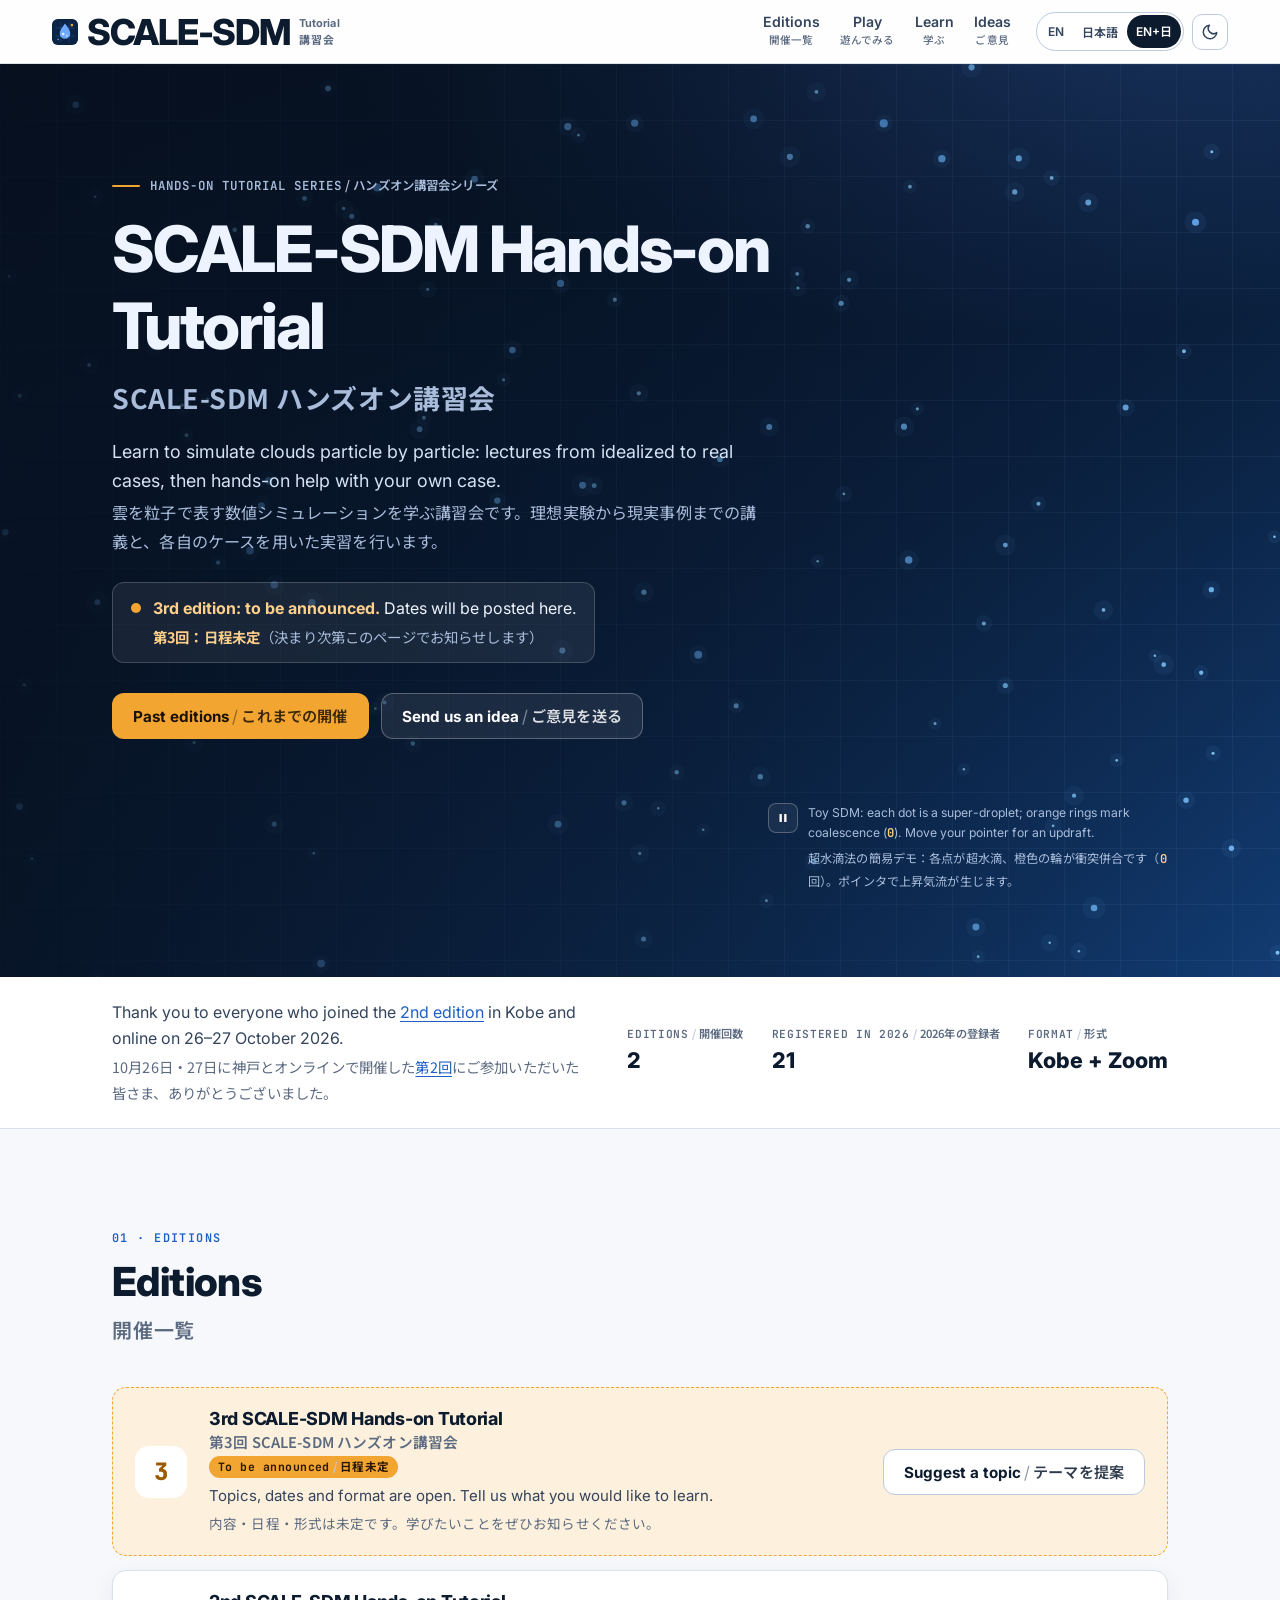
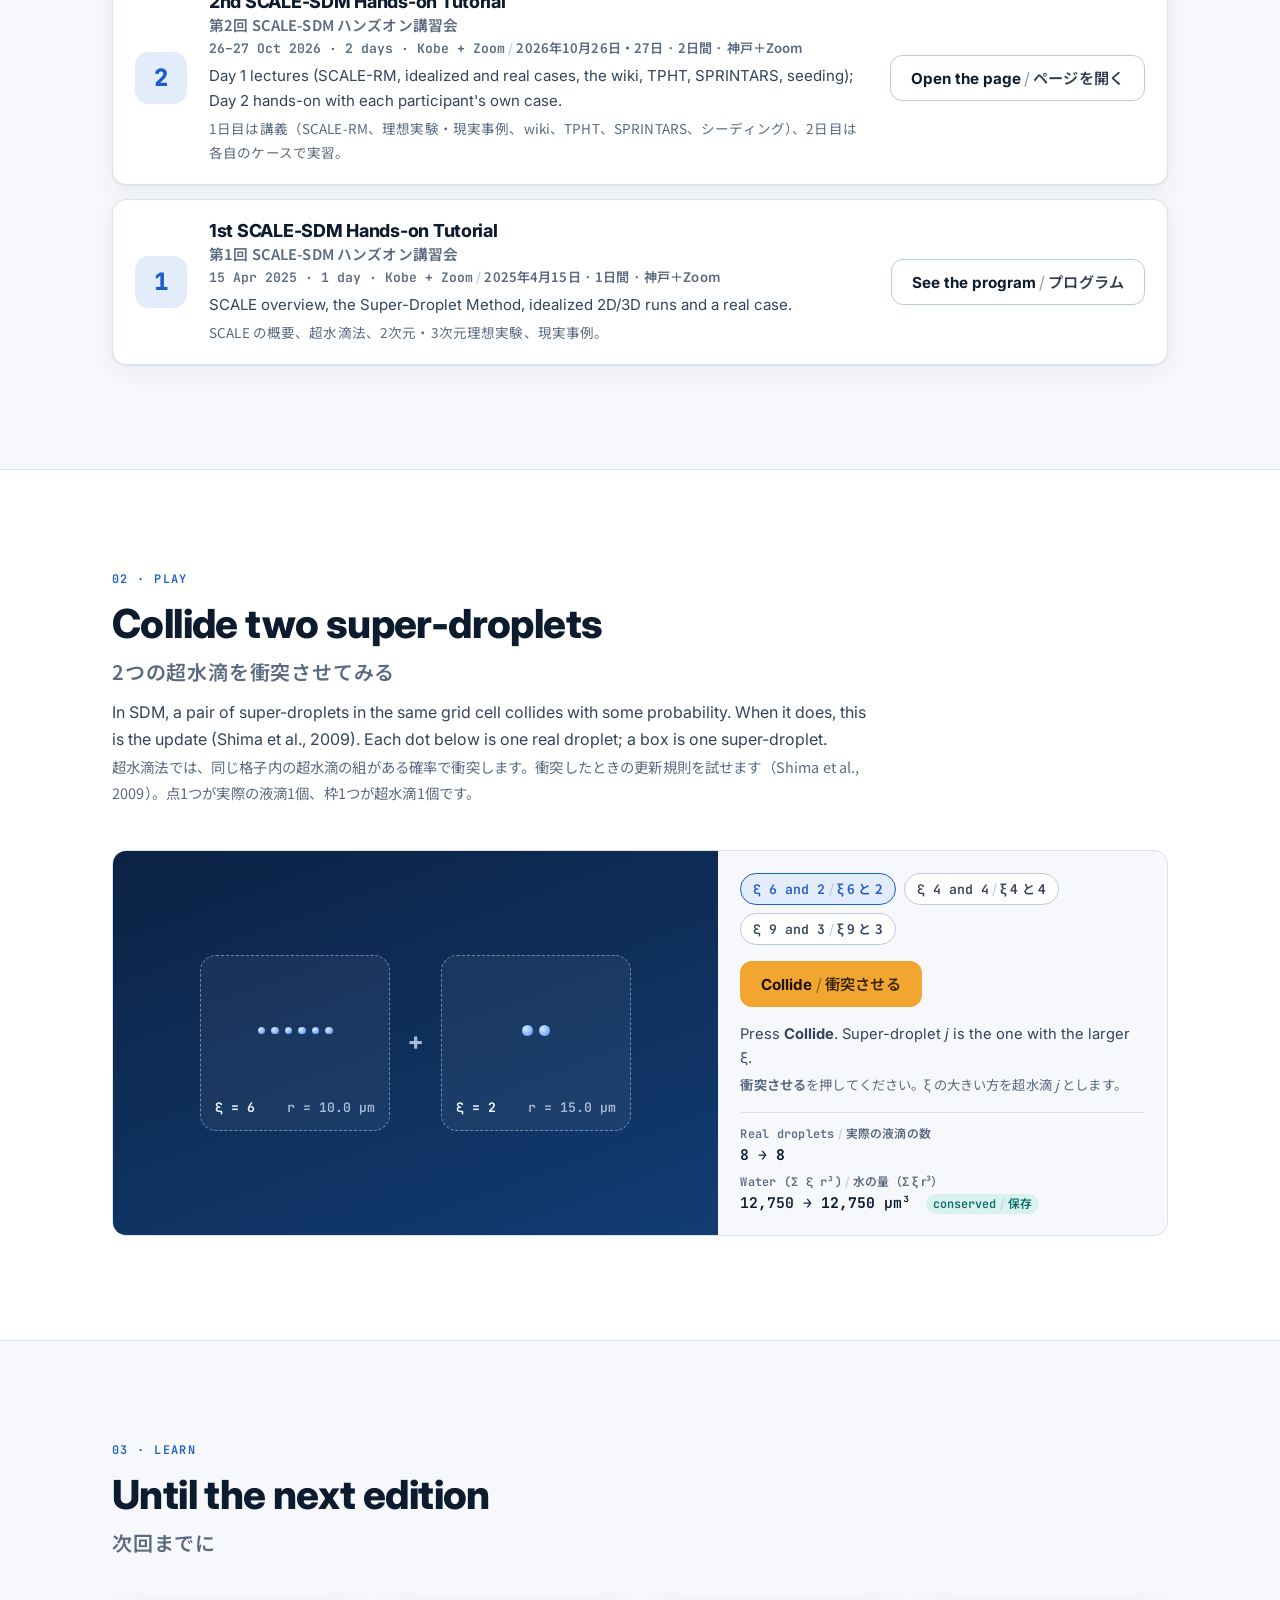
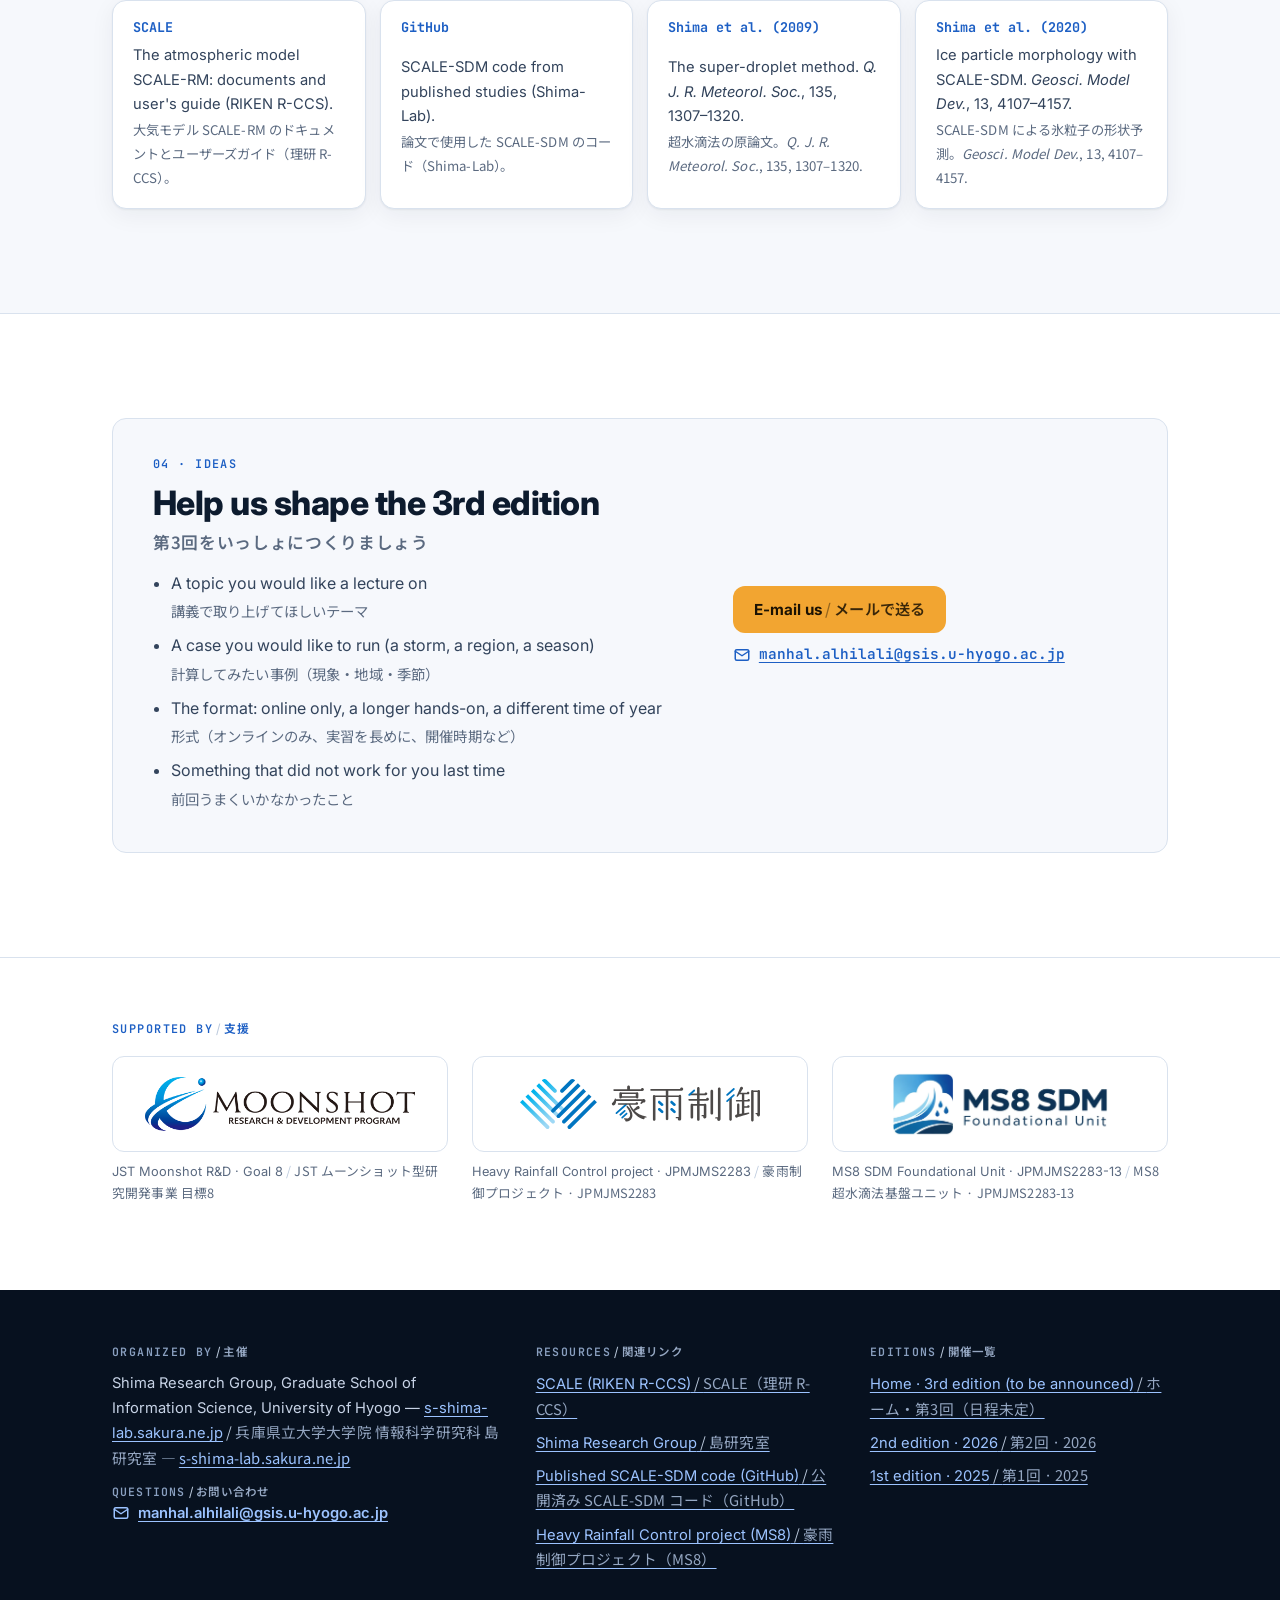
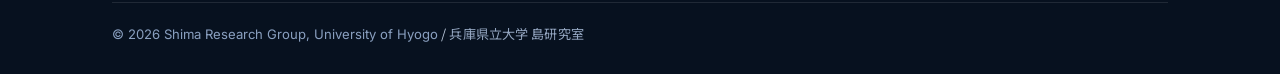
<file: index.html>
<!doctype html>
<html lang="en" data-lang="both">
<head>
<meta charset="utf-8">
<meta name="viewport" content="width=device-width, initial-scale=1, viewport-fit=cover">
<title>SCALE-SDM Hands-on Tutorial | SCALE-SDM ハンズオン講習会</title>
<meta name="description" content="Hands-on tutorials on SCALE-SDM, the super-droplet cloud model, by the Shima Research Group, University of Hyogo. The 3rd edition is to be announced. SCALE-SDM ハンズオン講習会（兵庫県立大学 島研究室）。第3回は日程未定です。">
<meta name="theme-color" content="#0b2344">
<link rel="icon" href="assets/img/favicon.svg" type="image/svg+xml">
<meta property="og:type" content="website">
<meta property="og:title" content="SCALE-SDM Hands-on Tutorial · 3rd edition to be announced">
<meta property="og:description" content="Learn to simulate clouds particle by particle with SCALE-SDM. Past editions: 2025 and 2026 (Kobe and online). SCALE-SDM ハンズオン講習会">
<meta property="og:url" content="https://scale-sdm.github.io/">
<meta property="og:image" content="https://scale-sdm.github.io/assets/img/og-home.png">
<link rel="canonical" href="https://scale-sdm.github.io/">
<meta property="og:image:width" content="1200">
<meta property="og:image:height" content="630">
<meta name="twitter:card" content="summary_large_image">
<link rel="preconnect" href="https://fonts.googleapis.com">
<link rel="preconnect" href="https://fonts.gstatic.com" crossorigin>
<link href="https://fonts.googleapis.com/css2?family=Inter:wght@400;500;600;700;800&family=JetBrains+Mono:wght@500;600;700;800&family=Noto+Sans+JP:wght@400;500;600;700&display=swap" rel="stylesheet">
<link rel="stylesheet" href="assets/css/style.css?v=9907ea82d4">
<link rel="stylesheet" href="assets/css/home.css?v=05c7b6ec89">
<script>
(function () {
function saved(k) { try { return JSON.parse(localStorage.getItem(k)); } catch (e) { return null; } }
var h = document.documentElement;
var m = (location.search.match(/[?&]lang=(both|en|ja)\b/) || [])[1] || saved('sdm-lang');
if (m === 'both' || m === 'en' || m === 'ja') h.setAttribute('data-lang', m);
if (m === 'ja') h.setAttribute('lang', 'ja');
if (saved('sdm-theme') === 'dark') h.setAttribute('data-theme', 'dark');
})();
</script>
<script src="data/site.js?v=f8375d1331" defer></script>
<script src="assets/js/home.js?v=a508f79c43" defer></script>
<script src="assets/js/droplets.js?v=9fd6e6a9ae" defer></script>
</head>
<body>
<a class="skip" href="#main">Skip to content / 本文へ</a>
<header class="site-header">
<div class="wrap">
<a class="brand" href="#top" aria-label="SCALE-SDM Tutorial / SCALE-SDM 講習会 — top">
<img class="brand-mark" src="assets/img/favicon.svg" alt="" width="30" height="30">
<span class="brand-name" aria-hidden="true">SCALE-SDM</span>
<span class="brand-tag" aria-hidden="true"><span>Tutorial</span><span lang="ja">講習会</span></span>
</a>
<nav class="nav" id="nav" aria-label="Sections">
<a href="#editions"><span class="en">Editions</span><span class="ja">開催一覧</span></a>
<a href="#play"><span class="en">Play</span><span class="ja">遊んでみる</span></a>
<a href="#learn"><span class="en">Learn</span><span class="ja">学ぶ</span></a>
<a href="#ideas"><span class="en">Ideas</span><span class="ja">ご意見</span></a>
<button type="button" class="nav-theme" data-theme-toggle aria-pressed="false"><span class="en">Dark mode</span><span class="ja">ダークモード</span></button>
</nav>
<div class="header-tools">
<div class="lang-switch" role="group" aria-label="Language / 表示言語">
<button type="button" data-set-lang="en" aria-pressed="false">EN</button>
<button type="button" data-set-lang="ja" lang="ja" aria-pressed="false" aria-label="日本語"><span class="lg-long">日本語</span><span class="lg-short" aria-hidden="true">日</span></button>
<button type="button" data-set-lang="both" aria-pressed="true" title="English + 日本語" aria-label="English + 日本語">EN+日</button>
</div>
<button class="theme-btn" id="theme-btn" type="button" aria-pressed="false" aria-label="Dark mode / ダークモード" title="Dark mode / ダークモード">
<svg class="i-moon" width="18" height="18" viewBox="0 0 24 24" fill="none" stroke="currentColor" stroke-width="2" stroke-linecap="round" stroke-linejoin="round" aria-hidden="true"><path d="M21 12.8A9 9 0 1 1 11.2 3a7 7 0 0 0 9.8 9.8z"/></svg>
<svg class="i-sun" width="18" height="18" viewBox="0 0 24 24" fill="none" stroke="currentColor" stroke-width="2" stroke-linecap="round" stroke-linejoin="round" aria-hidden="true"><circle cx="12" cy="12" r="4"/><path d="M12 2v2M12 20v2M4.9 4.9l1.4 1.4M17.7 17.7l1.4 1.4M2 12h2M20 12h2M4.9 19.1l1.4-1.4M17.7 6.3l1.4-1.4"/></svg>
</button>
<button class="menu-btn" id="menu-btn" type="button" aria-expanded="false" aria-controls="nav" aria-label="Menu / メニュー">
<svg width="20" height="20" viewBox="0 0 24 24" fill="none" stroke="currentColor" stroke-width="2" stroke-linecap="round" aria-hidden="true"><path d="M4 7h16M4 12h16M4 17h16"/></svg>
</button>
</div>
</div>
</header>
<main id="main">
<section class="hero" id="top" aria-labelledby="hero-title">
<canvas id="hero-canvas" aria-hidden="true"></canvas>
<div class="wrap">
<div class="hero-edition"><span class="bi-inline"><span class="en">Hands-on tutorial series</span><span class="ja">ハンズオン講習会シリーズ</span></span></div>
<h1 id="hero-title" class="bi"><span class="en">SCALE-SDM Hands-on Tutorial</span><span class="ja">SCALE-SDM ハンズオン講習会</span></h1>
<div class="hero-lead bi">
<span class="en">Learn to simulate clouds particle by particle: lectures from idealized to real cases, then hands-on help with your own case.</span>
<span class="ja">雲を粒子で表す数値シミュレーションを学ぶ講習会です。理想実験から現実事例までの講義と、各自のケースを用いた実習を行います。</span>
</div>
<div class="next-tba" role="status">
<span class="next-dot" aria-hidden="true"></span>
<span class="bi">
<span class="en"><strong>3rd edition: to be announced.</strong> Dates will be posted here.</span>
<span class="ja"><strong>第3回：日程未定</strong>（決まり次第このページでお知らせします）</span>
</span>
</div>
<div class="hero-cta">
<a class="btn btn-primary" href="#editions"><span class="bi-inline"><span class="en">Past editions</span><span class="ja">これまでの開催</span></span></a>
<a class="btn btn-ghost" href="#ideas" data-mail-subject="SCALE-SDM tutorial: idea for the 3rd edition"><span class="bi-inline"><span class="en">Send us an idea</span><span class="ja">ご意見を送る</span></span></a>
</div>
<div class="hero-foot">
<div></div>
<div class="hero-legend">
<button class="icon-btn" id="hero-toggle" type="button" aria-pressed="false" aria-label="Pause animation / アニメーションを一時停止">
<svg class="i-pause" width="14" height="14" viewBox="0 0 24 24" fill="currentColor" aria-hidden="true"><rect x="6" y="5" width="4" height="14" rx="1"/><rect x="14" y="5" width="4" height="14" rx="1"/></svg>
<svg class="i-play" width="14" height="14" viewBox="0 0 24 24" fill="currentColor" aria-hidden="true"><path d="M7 5v14l12-7z"/></svg>
</button>
<span class="hero-legend-text">
<span class="en">Toy SDM: each dot is a super-droplet; orange rings mark coalescence (<b class="hero-collisions">0</b>). Move your pointer for an updraft.</span>
<span class="ja">超水滴法の簡易デモ：各点が超水滴、橙色の輪が衝突併合です（<b class="hero-collisions">0</b> 回）。ポインタで上昇気流が生じます。</span>
</span>
</div>
</div>
</div>
</section>
<div class="thanks">
<div class="wrap thanks-row">
<p class="bi">
<span class="en">Thank you to everyone who joined the <a href="2026/">2nd edition</a> in Kobe and online on 26–27 October 2026.</span>
<span class="ja">10月26日・27日に神戸とオンラインで開催した<a href="2026/">第2回</a>にご参加いただいた皆さま、ありがとうございました。</span>
</p>
<dl class="stats">
<div><dt><span class="bi-inline"><span class="en">Editions</span><span class="ja">開催回数</span></span></dt><dd>2</dd></div>
<div><dt><span class="bi-inline"><span class="en">Registered in 2026</span><span class="ja">2026年の登録者</span></span></dt><dd>21</dd></div>
<div><dt><span class="bi-inline"><span class="en">Format</span><span class="ja">形式</span></span></dt><dd><span class="bi-inline"><span class="en">Kobe + Zoom</span><span class="ja">神戸＋Zoom</span></span></dd></div>
</dl>
</div>
</div>
<section class="section" id="editions" aria-labelledby="editions-h">
<div class="wrap">
<div class="section-head">
<div class="eyebrow">01 · Editions</div>
<h2 id="editions-h" class="bi h-bi"><span class="en">Editions</span><span class="ja">開催一覧</span></h2>
</div>
<ol class="ed-list">
<li class="ed-card ed-next">
<div class="ed-num">3</div>
<div class="ed-body">
<h3 class="bi"><span class="en">3rd SCALE-SDM Hands-on Tutorial</span><span class="ja">第3回 SCALE-SDM ハンズオン講習会</span></h3>
<p class="ed-meta"><span class="tag tag-tba"><span class="bi-inline"><span class="en">To be announced</span><span class="ja">日程未定</span></span></span></p>
<p class="bi ed-text">
<span class="en">Topics, dates and format are open. Tell us what you would like to learn.</span>
<span class="ja">内容・日程・形式は未定です。学びたいことをぜひお知らせください。</span>
</p>
</div>
<a class="btn btn-outline ed-go" href="#ideas"><span class="bi-inline"><span class="en">Suggest a topic</span><span class="ja">テーマを提案</span></span></a>
</li>
<li class="ed-card">
<div class="ed-num">2</div>
<div class="ed-body">
<h3 class="bi"><span class="en">2nd SCALE-SDM Hands-on Tutorial</span><span class="ja">第2回 SCALE-SDM ハンズオン講習会</span></h3>
<p class="ed-meta"><span class="bi-inline"><span class="en">26–27 Oct 2026 · 2 days · Kobe + Zoom</span><span class="ja">2026年10月26日・27日 · 2日間 · 神戸＋Zoom</span></span></p>
<p class="bi ed-text">
<span class="en">Day 1 lectures (SCALE-RM, idealized and real cases, the wiki, TPHT, SPRINTARS, seeding); Day 2 hands-on with each participant's own case.</span>
<span class="ja">1日目は講義（SCALE-RM、理想実験・現実事例、wiki、TPHT、SPRINTARS、シーディング）、2日目は各自のケースで実習。</span>
</p>
</div>
<a class="btn btn-outline ed-go" href="2026/"><span class="bi-inline"><span class="en">Open the page</span><span class="ja">ページを開く</span></span></a>
</li>
<li class="ed-card">
<div class="ed-num">1</div>
<div class="ed-body">
<h3 class="bi"><span class="en">1st SCALE-SDM Hands-on Tutorial</span><span class="ja">第1回 SCALE-SDM ハンズオン講習会</span></h3>
<p class="ed-meta"><span class="bi-inline"><span class="en">15 Apr 2025 · 1 day · Kobe + Zoom</span><span class="ja">2025年4月15日 · 1日間 · 神戸＋Zoom</span></span></p>
<p class="bi ed-text">
<span class="en">SCALE overview, the Super-Droplet Method, idealized 2D/3D runs and a real case.</span>
<span class="ja">SCALE の概要、超水滴法、2次元・3次元理想実験、現実事例。</span>
</p>
</div>
<a class="btn btn-outline ed-go" href="2025/"><span class="bi-inline"><span class="en">See the program</span><span class="ja">プログラム</span></span></a>
</li>
</ol>
</div>
</section>
<section class="section alt" id="play" aria-labelledby="play-h">
<div class="wrap">
<div class="section-head">
<div class="eyebrow">02 · Play</div>
<h2 id="play-h" class="bi h-bi"><span class="en">Collide two super-droplets</span><span class="ja">2つの超水滴を衝突させてみる</span></h2>
<p class="bi section-sub">
<span class="en">In SDM, a pair of super-droplets in the same grid cell collides with some probability. When it does, this is the update (Shima et al., 2009). Each dot below is one real droplet; a box is one super-droplet.</span>
<span class="ja">超水滴法では、同じ格子内の超水滴の組がある確率で衝突します。衝突したときの更新規則を試せます（Shima et al., 2009）。点1つが実際の液滴1個、枠1つが超水滴1個です。</span>
</p>
</div>
<div class="toy card" id="toy">
<div class="toy-stage" id="toy-stage" aria-live="polite"></div>
<div class="toy-side">
<div class="toy-presets" role="group" aria-label="Start / 初期状態">
<button type="button" class="chip-btn" data-preset="unequal"><span class="bi-inline"><span class="en">ξ 6 and 2</span><span class="ja">ξ 6 と 2</span></span></button>
<button type="button" class="chip-btn" data-preset="equal"><span class="bi-inline"><span class="en">ξ 4 and 4</span><span class="ja">ξ 4 と 4</span></span></button>
<button type="button" class="chip-btn" data-preset="many"><span class="bi-inline"><span class="en">ξ 9 and 3</span><span class="ja">ξ 9 と 3</span></span></button>
</div>
<button type="button" class="btn btn-primary" id="toy-collide"><span class="bi-inline"><span class="en">Collide</span><span class="ja">衝突させる</span></span></button>
<div class="toy-rule" id="toy-rule"></div>
<dl class="toy-check" id="toy-check"></dl>
</div>
</div>
</div>
</section>
<section class="section" id="learn" aria-labelledby="learn-h">
<div class="wrap">
<div class="section-head">
<div class="eyebrow">03 · Learn</div>
<h2 id="learn-h" class="bi h-bi"><span class="en">Until the next edition</span><span class="ja">次回までに</span></h2>
</div>
<div class="learn-grid">
<a class="learn-card card" href="https://scale.riken.jp/" target="_blank" rel="noopener">
<span class="learn-k">SCALE</span>
<span class="bi"><span class="en">The atmospheric model SCALE-RM: documents and user's guide (RIKEN R-CCS).</span><span class="ja">大気モデル SCALE-RM のドキュメントとユーザーズガイド（理研 R-CCS）。</span></span>
</a>
<a class="learn-card card" href="https://github.com/Shima-Lab" target="_blank" rel="noopener">
<span class="learn-k">GitHub</span>
<span class="bi"><span class="en">SCALE-SDM code from published studies (Shima-Lab).</span><span class="ja">論文で使用した SCALE-SDM のコード（Shima-Lab）。</span></span>
</a>
<a class="learn-card card" href="https://doi.org/10.1002/qj.441" target="_blank" rel="noopener">
<span class="learn-k">Shima et al. (2009)</span>
<span class="bi"><span class="en">The super-droplet method. <i>Q. J. R. Meteorol. Soc.</i>, 135, 1307–1320.</span><span class="ja">超水滴法の原論文。<i>Q. J. R. Meteorol. Soc.</i>, 135, 1307–1320.</span></span>
</a>
<a class="learn-card card" href="https://doi.org/10.5194/gmd-13-4107-2020" target="_blank" rel="noopener">
<span class="learn-k">Shima et al. (2020)</span>
<span class="bi"><span class="en">Ice particle morphology with SCALE-SDM. <i>Geosci. Model Dev.</i>, 13, 4107–4157.</span><span class="ja">SCALE-SDM による氷粒子の形状予測。<i>Geosci. Model Dev.</i>, 13, 4107–4157.</span></span>
</a>
</div>
</div>
</section>
<section class="section alt" id="ideas" aria-labelledby="ideas-h">
<div class="wrap">
<div class="ideas card">
<div>
<div class="eyebrow">04 · Ideas</div>
<h2 id="ideas-h" class="bi h-bi"><span class="en">Help us shape the 3rd edition</span><span class="ja">第3回をいっしょにつくりましょう</span></h2>
<ul class="ideas-list">
<li class="bi"><span class="en">A topic you would like a lecture on</span><span class="ja">講義で取り上げてほしいテーマ</span></li>
<li class="bi"><span class="en">A case you would like to run (a storm, a region, a season)</span><span class="ja">計算してみたい事例（現象・地域・季節）</span></li>
<li class="bi"><span class="en">The format: online only, a longer hands-on, a different time of year</span><span class="ja">形式（オンラインのみ、実習を長めに、開催時期など）</span></li>
<li class="bi"><span class="en">Something that did not work for you last time</span><span class="ja">前回うまくいかなかったこと</span></li>
</ul>
</div>
<div class="ideas-cta">
<a class="btn btn-primary" id="ideas-mail" href="#ideas" data-mail-subject="SCALE-SDM tutorial: idea for the 3rd edition"><span class="bi-inline"><span class="en">E-mail us</span><span class="ja">メールで送る</span></span></a>
<p class="ideas-addr" id="ideas-addr"></p>
</div>
</div>
</div>
</section>
<section class="support" id="support" aria-labelledby="support-h">
<div class="wrap">
<div class="eyebrow" id="support-h"><span class="bi-inline"><span class="en">Supported by</span><span class="ja">支援</span></span></div>
<div id="support-body"></div>
</div>
</section>
</main>
<footer class="site-footer" id="footer"></footer>
</body>
</html>
</file>
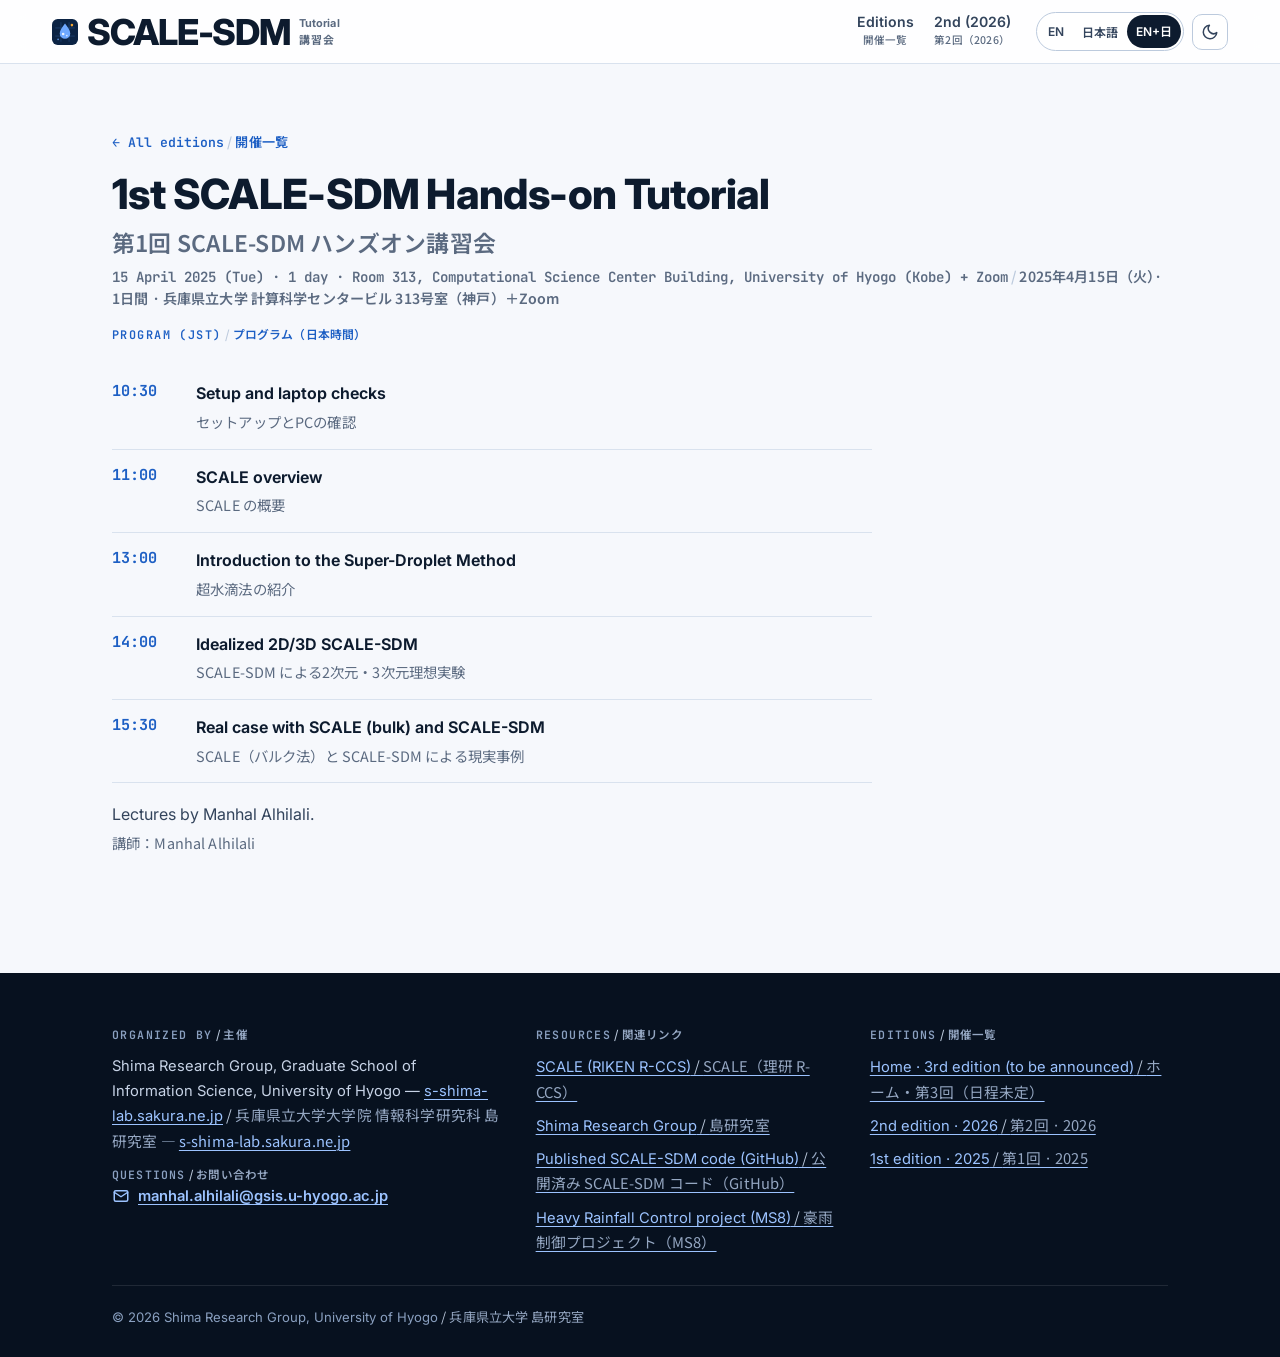
<file: 2025/index.html>
<!doctype html>
<html lang="en" data-lang="both">
<head>
<meta charset="utf-8">
<meta name="viewport" content="width=device-width, initial-scale=1, viewport-fit=cover">
<title>1st SCALE-SDM Hands-on Tutorial (2025) | SCALE-SDM 講習会</title>
<meta name="description" content="Program of the 1st SCALE-SDM Hands-on Tutorial, 15 April 2025, University of Hyogo (Kobe) and online. 第1回 SCALE-SDM ハンズオン講習会のプログラム">
<meta name="theme-color" content="#0b2344">
<link rel="icon" href="../assets/img/favicon.svg" type="image/svg+xml">
<link rel="canonical" href="https://scale-sdm.github.io/2025/">
<link rel="preconnect" href="https://fonts.googleapis.com">
<link rel="preconnect" href="https://fonts.gstatic.com" crossorigin>
<link href="https://fonts.googleapis.com/css2?family=Inter:wght@400;500;600;700;800&family=JetBrains+Mono:wght@500;600;700;800&family=Noto+Sans+JP:wght@400;500;600;700&display=swap" rel="stylesheet">
<link rel="stylesheet" href="../assets/css/style.css?v=9907ea82d4">
<link rel="stylesheet" href="../assets/css/home.css?v=05c7b6ec89">
<script>
(function () {
function saved(k) { try { return JSON.parse(localStorage.getItem(k)); } catch (e) { return null; } }
var h = document.documentElement;
var m = (location.search.match(/[?&]lang=(both|en|ja)\b/) || [])[1] || saved('sdm-lang');
if (m === 'both' || m === 'en' || m === 'ja') h.setAttribute('data-lang', m);
if (m === 'ja') h.setAttribute('lang', 'ja');
if (saved('sdm-theme') === 'dark') h.setAttribute('data-theme', 'dark');
})();
</script>
<script src="../data/site.js?v=f8375d1331" defer></script>
<script src="../assets/js/home.js?v=a508f79c43" defer></script>
</head>
<body data-base="../">
<a class="skip" href="#main">Skip to content / 本文へ</a>
<header class="site-header">
<div class="wrap">
<a class="brand" href="../" aria-label="SCALE-SDM Tutorial / SCALE-SDM 講習会 — home">
<img class="brand-mark" src="../assets/img/favicon.svg" alt="" width="30" height="30">
<span class="brand-name" aria-hidden="true">SCALE-SDM</span>
<span class="brand-tag" aria-hidden="true"><span>Tutorial</span><span lang="ja">講習会</span></span>
</a>
<nav class="nav" id="nav" aria-label="Sections">
<a href="../#editions"><span class="en">Editions</span><span class="ja">開催一覧</span></a>
<a href="../2026/"><span class="en">2nd (2026)</span><span class="ja">第2回（2026）</span></a>
<button type="button" class="nav-theme" data-theme-toggle aria-pressed="false"><span class="en">Dark mode</span><span class="ja">ダークモード</span></button>
</nav>
<div class="header-tools">
<div class="lang-switch" role="group" aria-label="Language / 表示言語">
<button type="button" data-set-lang="en" aria-pressed="false">EN</button>
<button type="button" data-set-lang="ja" lang="ja" aria-pressed="false" aria-label="日本語"><span class="lg-long">日本語</span><span class="lg-short" aria-hidden="true">日</span></button>
<button type="button" data-set-lang="both" aria-pressed="true" title="English + 日本語" aria-label="English + 日本語">EN+日</button>
</div>
<button class="theme-btn" id="theme-btn" type="button" aria-pressed="false" aria-label="Dark mode / ダークモード" title="Dark mode / ダークモード">
<svg class="i-moon" width="18" height="18" viewBox="0 0 24 24" fill="none" stroke="currentColor" stroke-width="2" stroke-linecap="round" stroke-linejoin="round" aria-hidden="true"><path d="M21 12.8A9 9 0 1 1 11.2 3a7 7 0 0 0 9.8 9.8z"/></svg>
<svg class="i-sun" width="18" height="18" viewBox="0 0 24 24" fill="none" stroke="currentColor" stroke-width="2" stroke-linecap="round" stroke-linejoin="round" aria-hidden="true"><circle cx="12" cy="12" r="4"/><path d="M12 2v2M12 20v2M4.9 4.9l1.4 1.4M17.7 17.7l1.4 1.4M2 12h2M20 12h2M4.9 19.1l1.4-1.4M17.7 6.3l1.4-1.4"/></svg>
</button>
<button class="menu-btn" id="menu-btn" type="button" aria-expanded="false" aria-controls="nav" aria-label="Menu / メニュー">
<svg width="20" height="20" viewBox="0 0 24 24" fill="none" stroke="currentColor" stroke-width="2" stroke-linecap="round" aria-hidden="true"><path d="M4 7h16M4 12h16M4 17h16"/></svg>
</button>
</div>
</div>
</header>
<main id="main">
<section class="past-head">
<div class="wrap">
<a class="back" href="../#editions">← <span class="bi-inline"><span class="en">All editions</span><span class="ja">開催一覧</span></span></a>
<h1 class="bi"><span class="en">1st SCALE-SDM Hands-on Tutorial</span><span class="ja">第1回 SCALE-SDM ハンズオン講習会</span></h1>
<p class="past-meta"><span class="bi-inline"><span class="en">15 April 2025 (Tue) · 1 day · Room 313, Computational Science Center Building, University of Hyogo (Kobe) + Zoom</span><span class="ja">2025年4月15日（火）· 1日間 · 兵庫県立大学 計算科学センタービル 313号室（神戸）＋Zoom</span></span></p>
</div>
</section>
<section class="section" style="padding-top: 8px" aria-labelledby="prog-h">
<div class="wrap">
<h2 id="prog-h" class="eyebrow"><span class="bi-inline"><span class="en">Program (JST)</span><span class="ja">プログラム（日本時間）</span></span></h2>
<ol class="past-prog">
<li><time>10:30</time><span class="bi"><span class="en">Setup and laptop checks</span><span class="ja">セットアップとPCの確認</span></span></li>
<li><time>11:00</time><span class="bi"><span class="en">SCALE overview</span><span class="ja">SCALE の概要</span></span></li>
<li><time>13:00</time><span class="bi"><span class="en">Introduction to the Super-Droplet Method</span><span class="ja">超水滴法の紹介</span></span></li>
<li><time>14:00</time><span class="bi"><span class="en">Idealized 2D/3D SCALE-SDM</span><span class="ja">SCALE-SDM による2次元・3次元理想実験</span></span></li>
<li><time>15:30</time><span class="bi"><span class="en">Real case with SCALE (bulk) and SCALE-SDM</span><span class="ja">SCALE（バルク法）と SCALE-SDM による現実事例</span></span></li>
</ol>
<p class="past-note bi"><span class="en">Lectures by Manhal Alhilali.</span><span class="ja">講師：Manhal Alhilali</span></p>
</div>
</section>
</main>
<footer class="site-footer" id="footer"></footer>
</body>
</html>
</file>
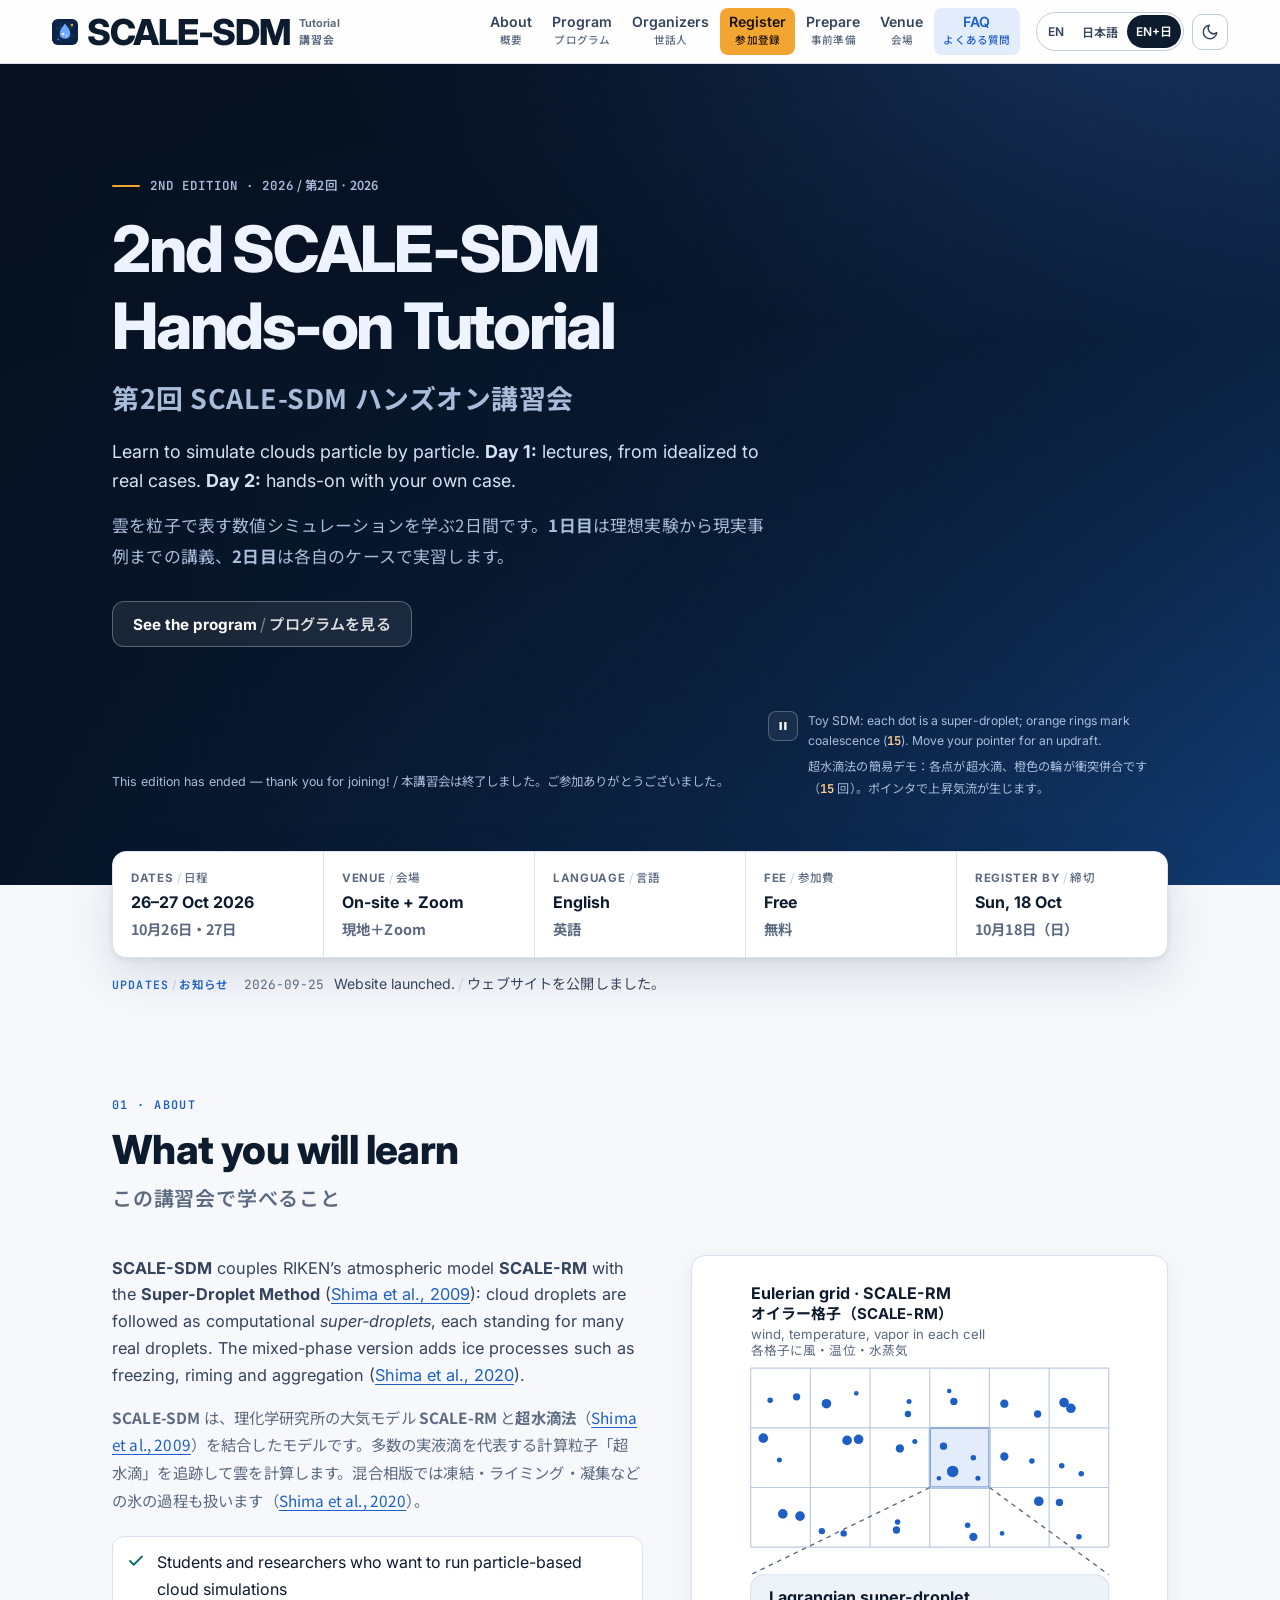
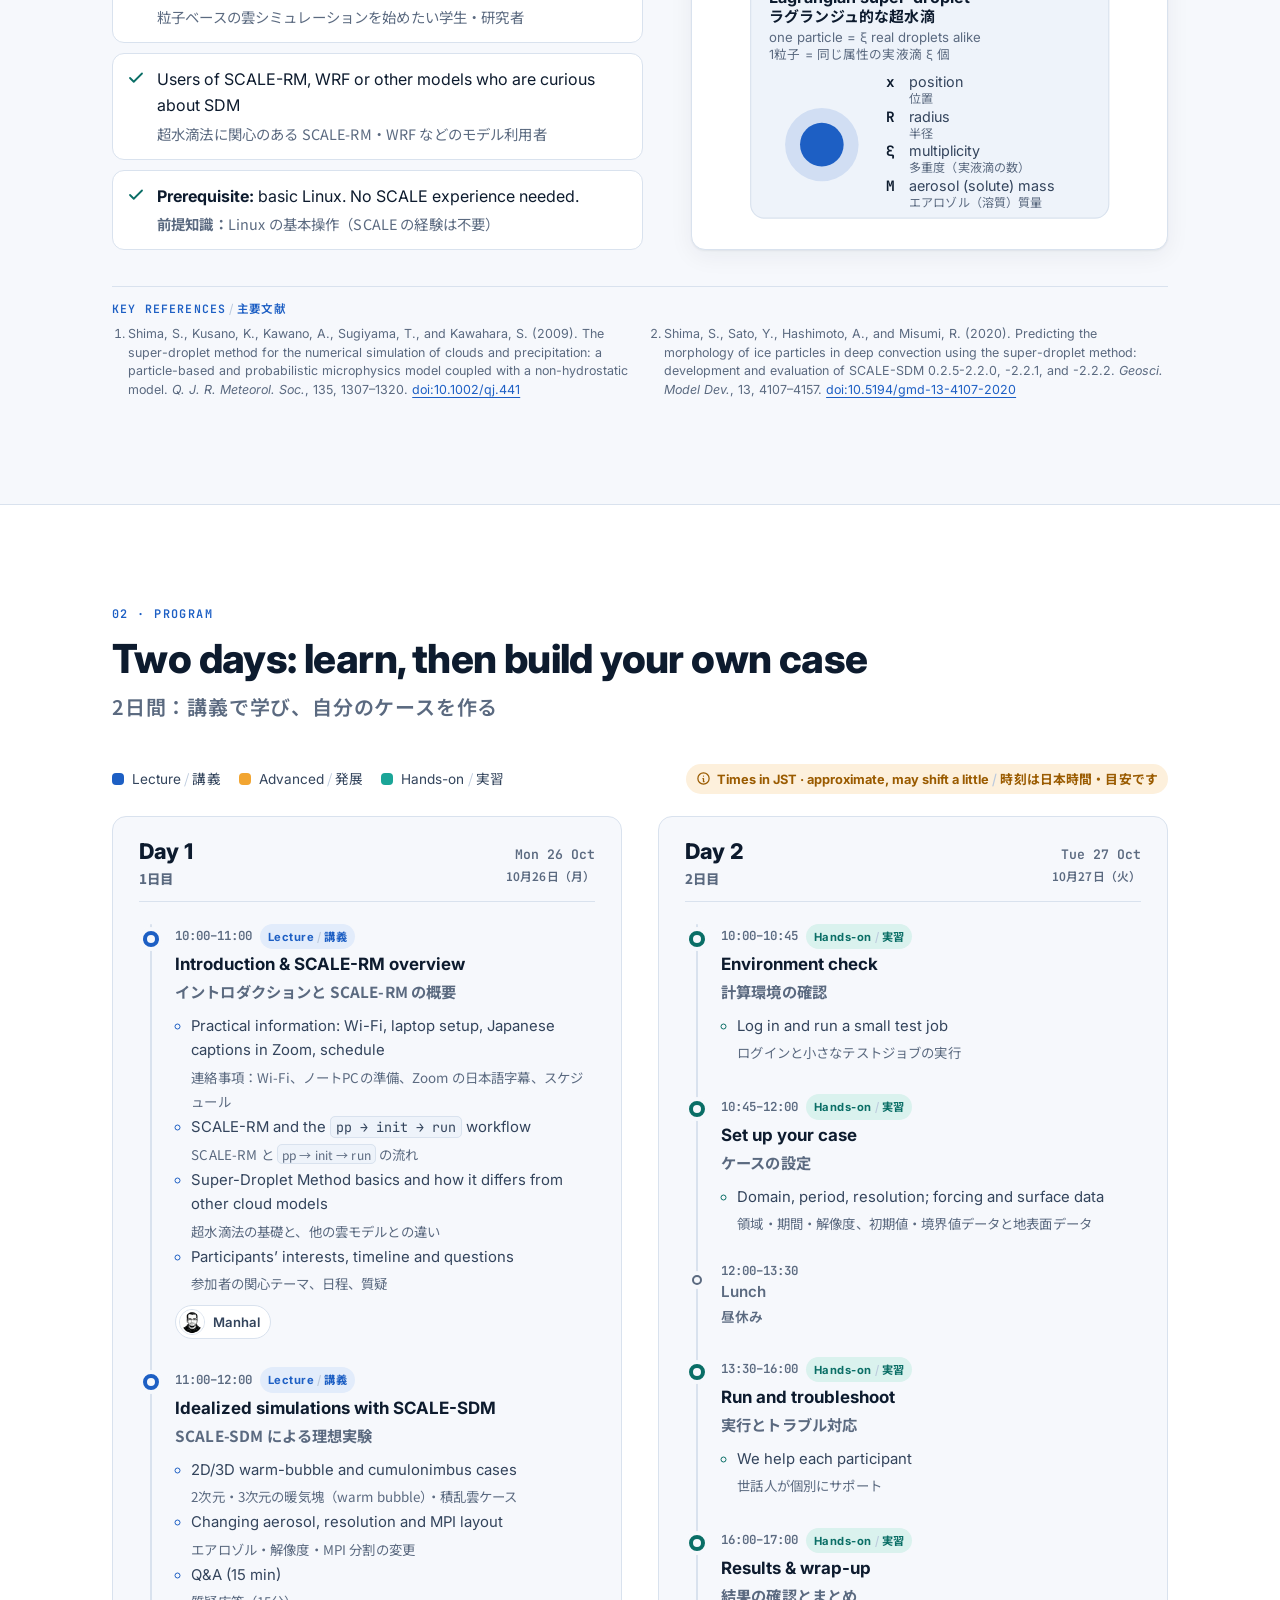
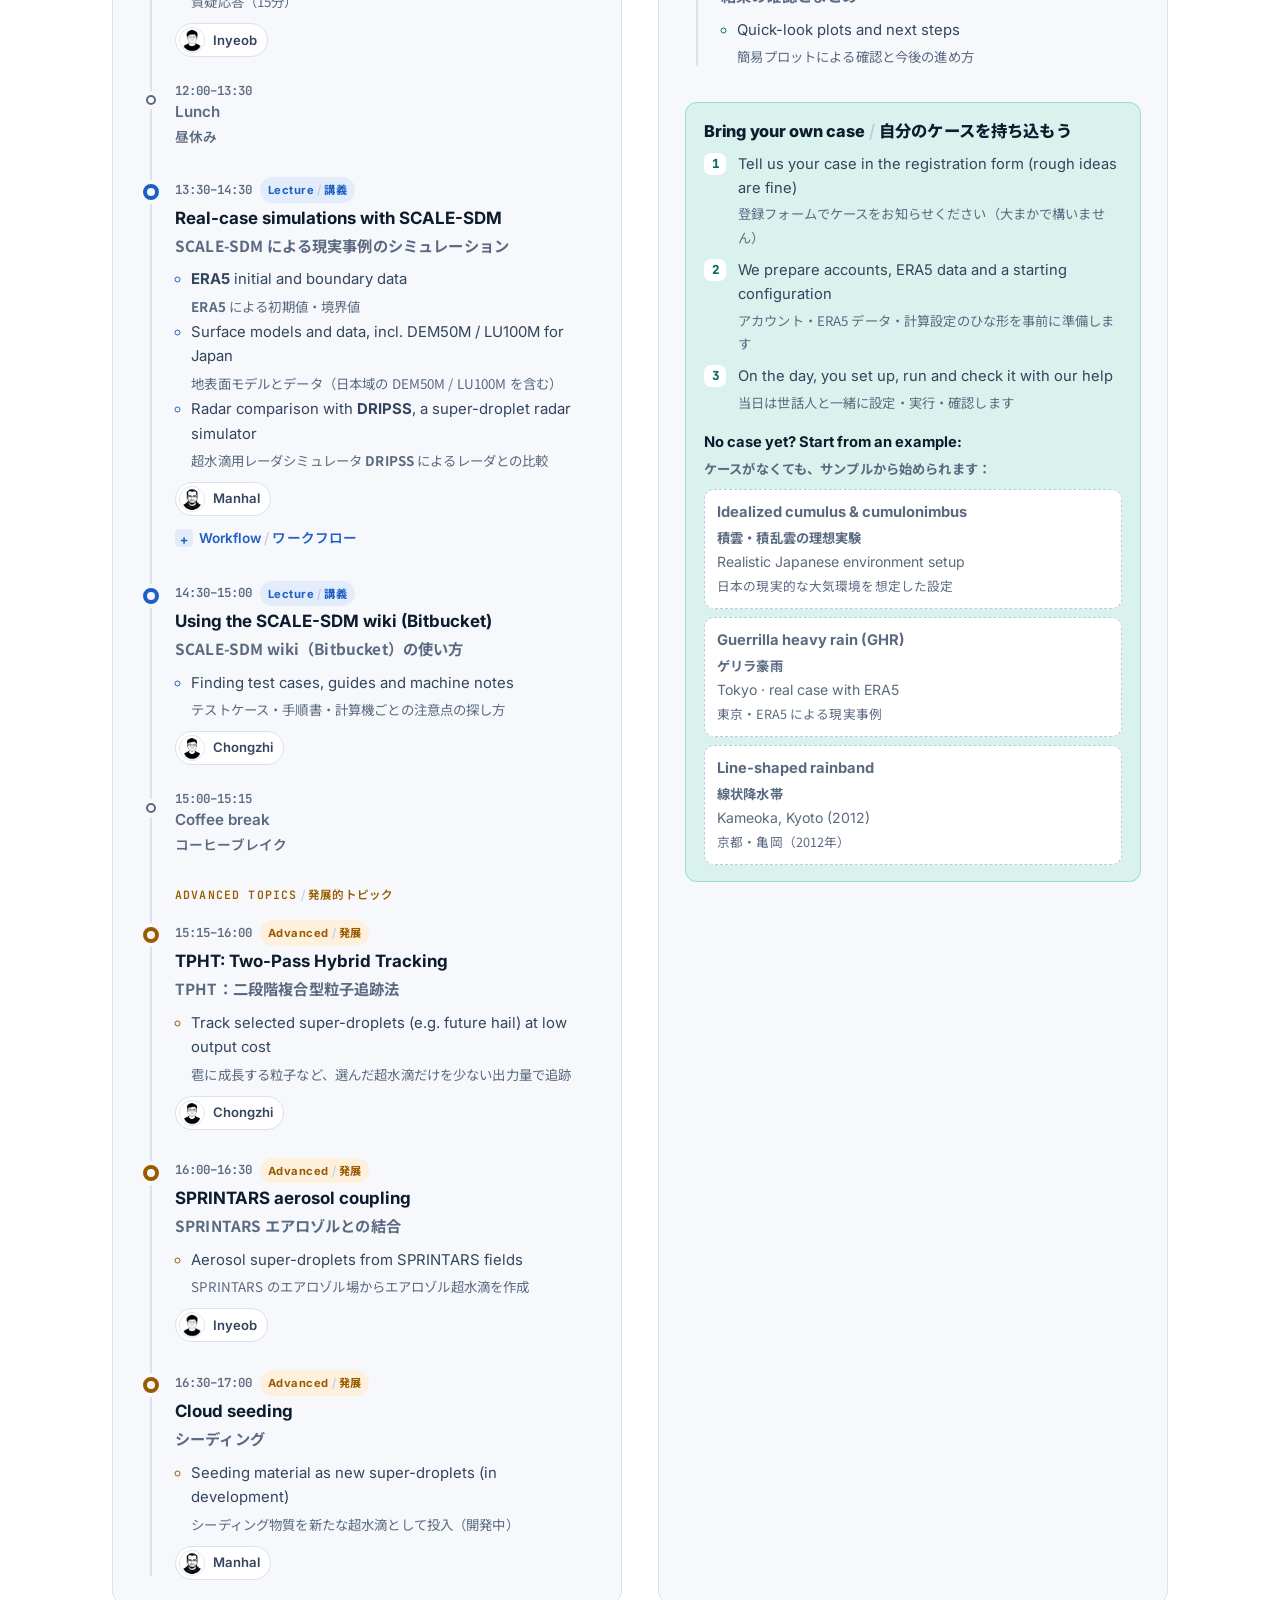
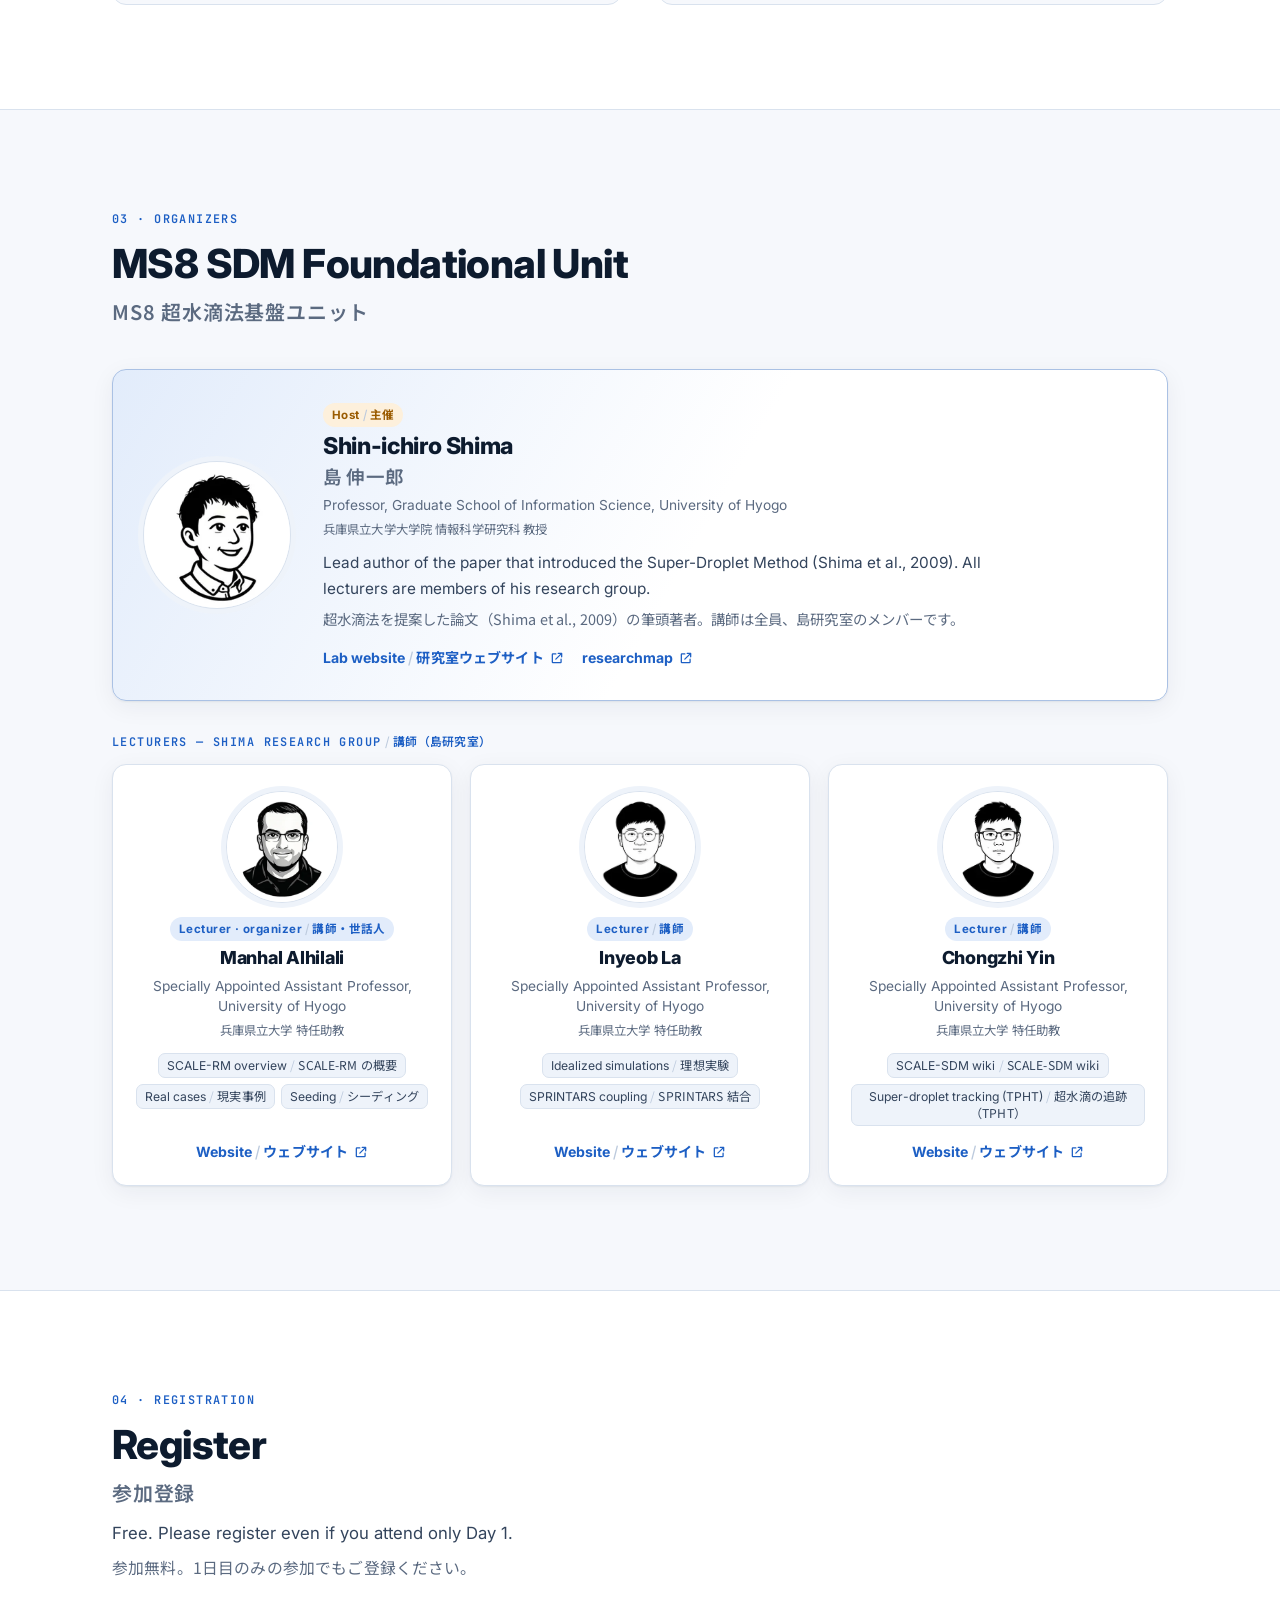
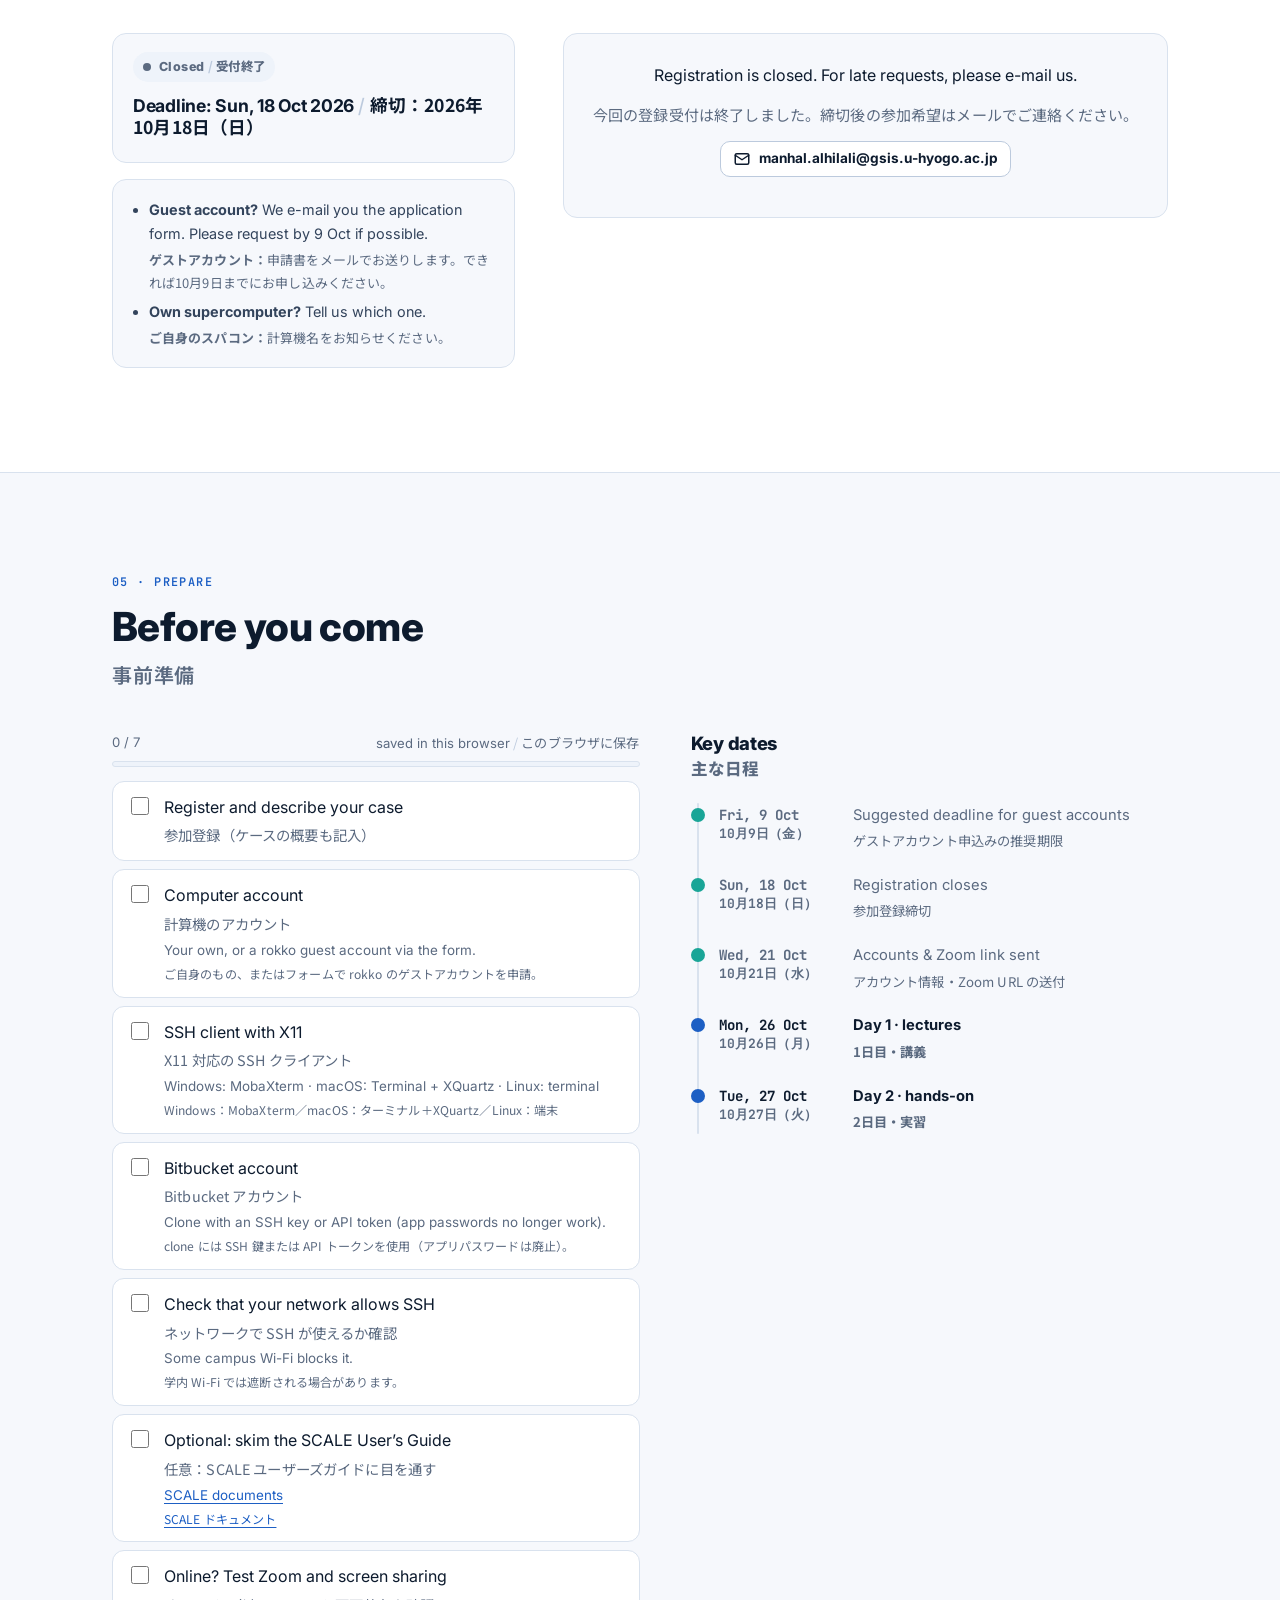
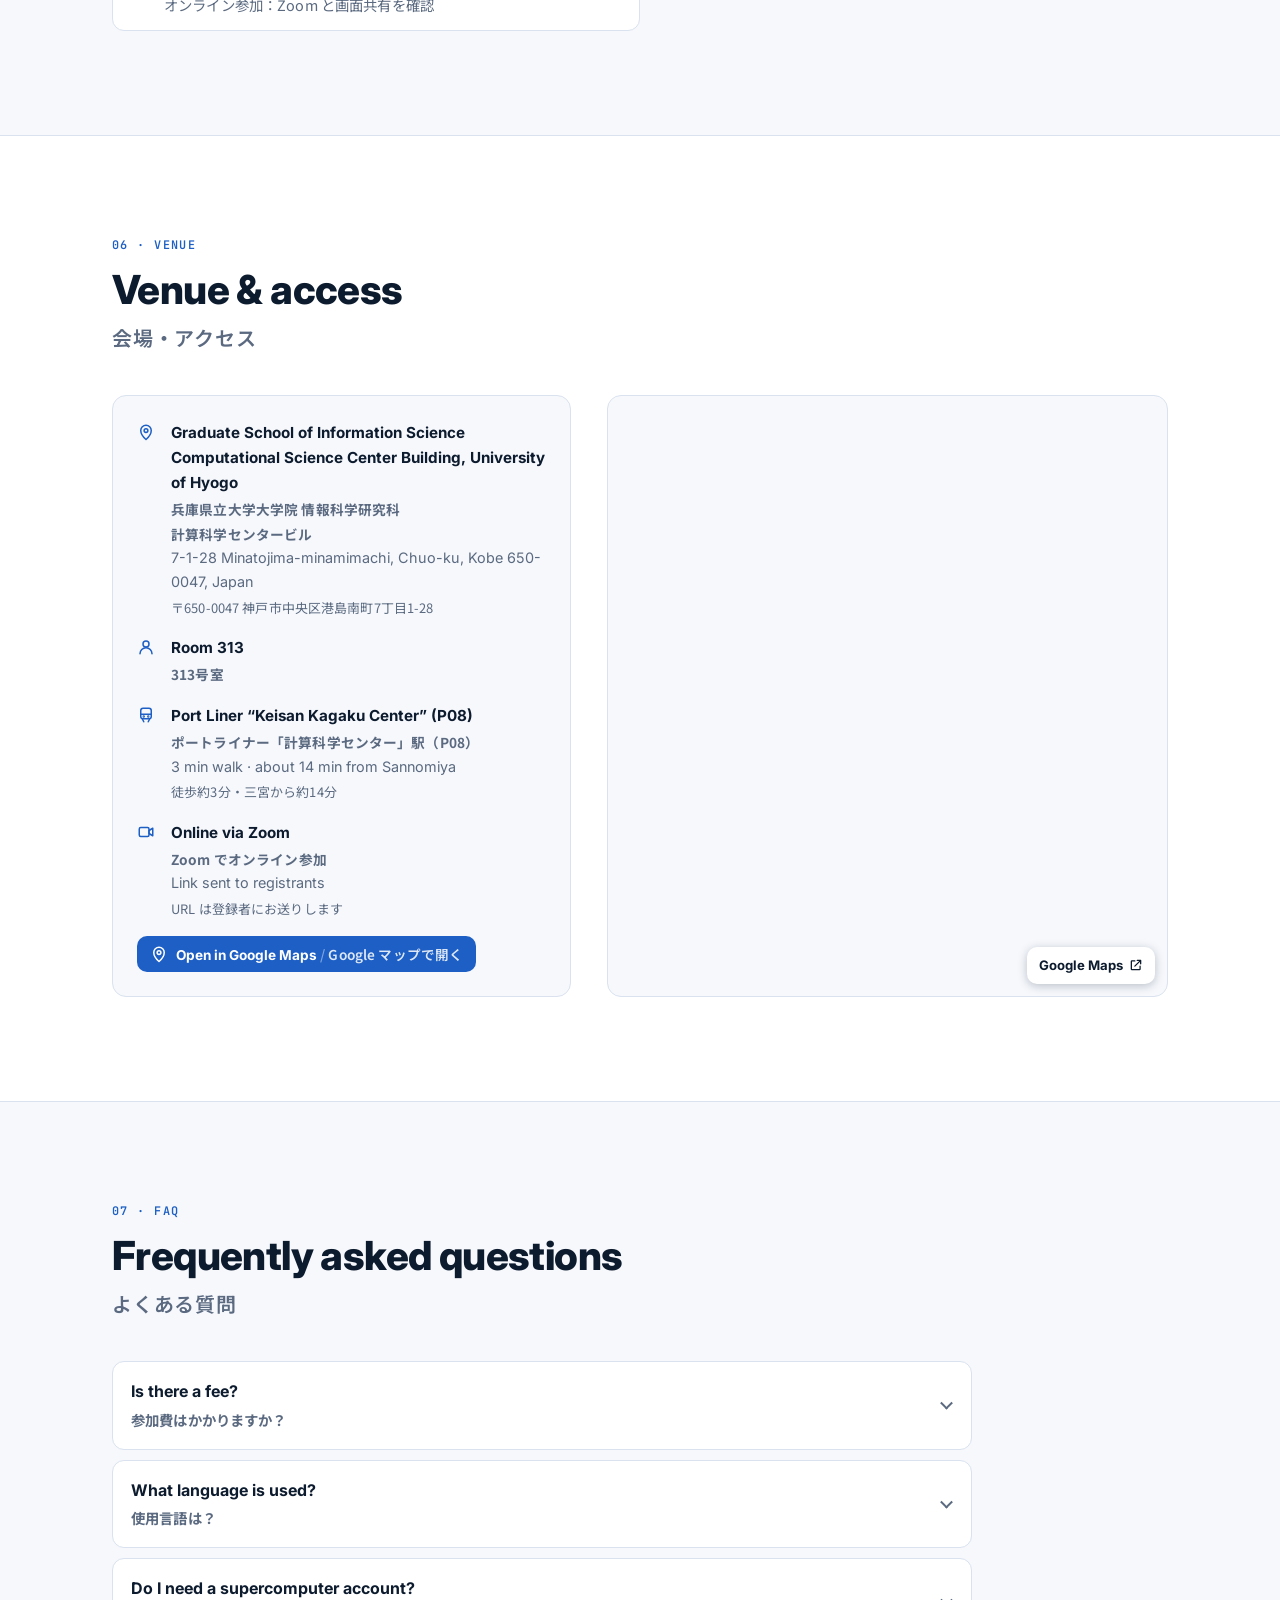
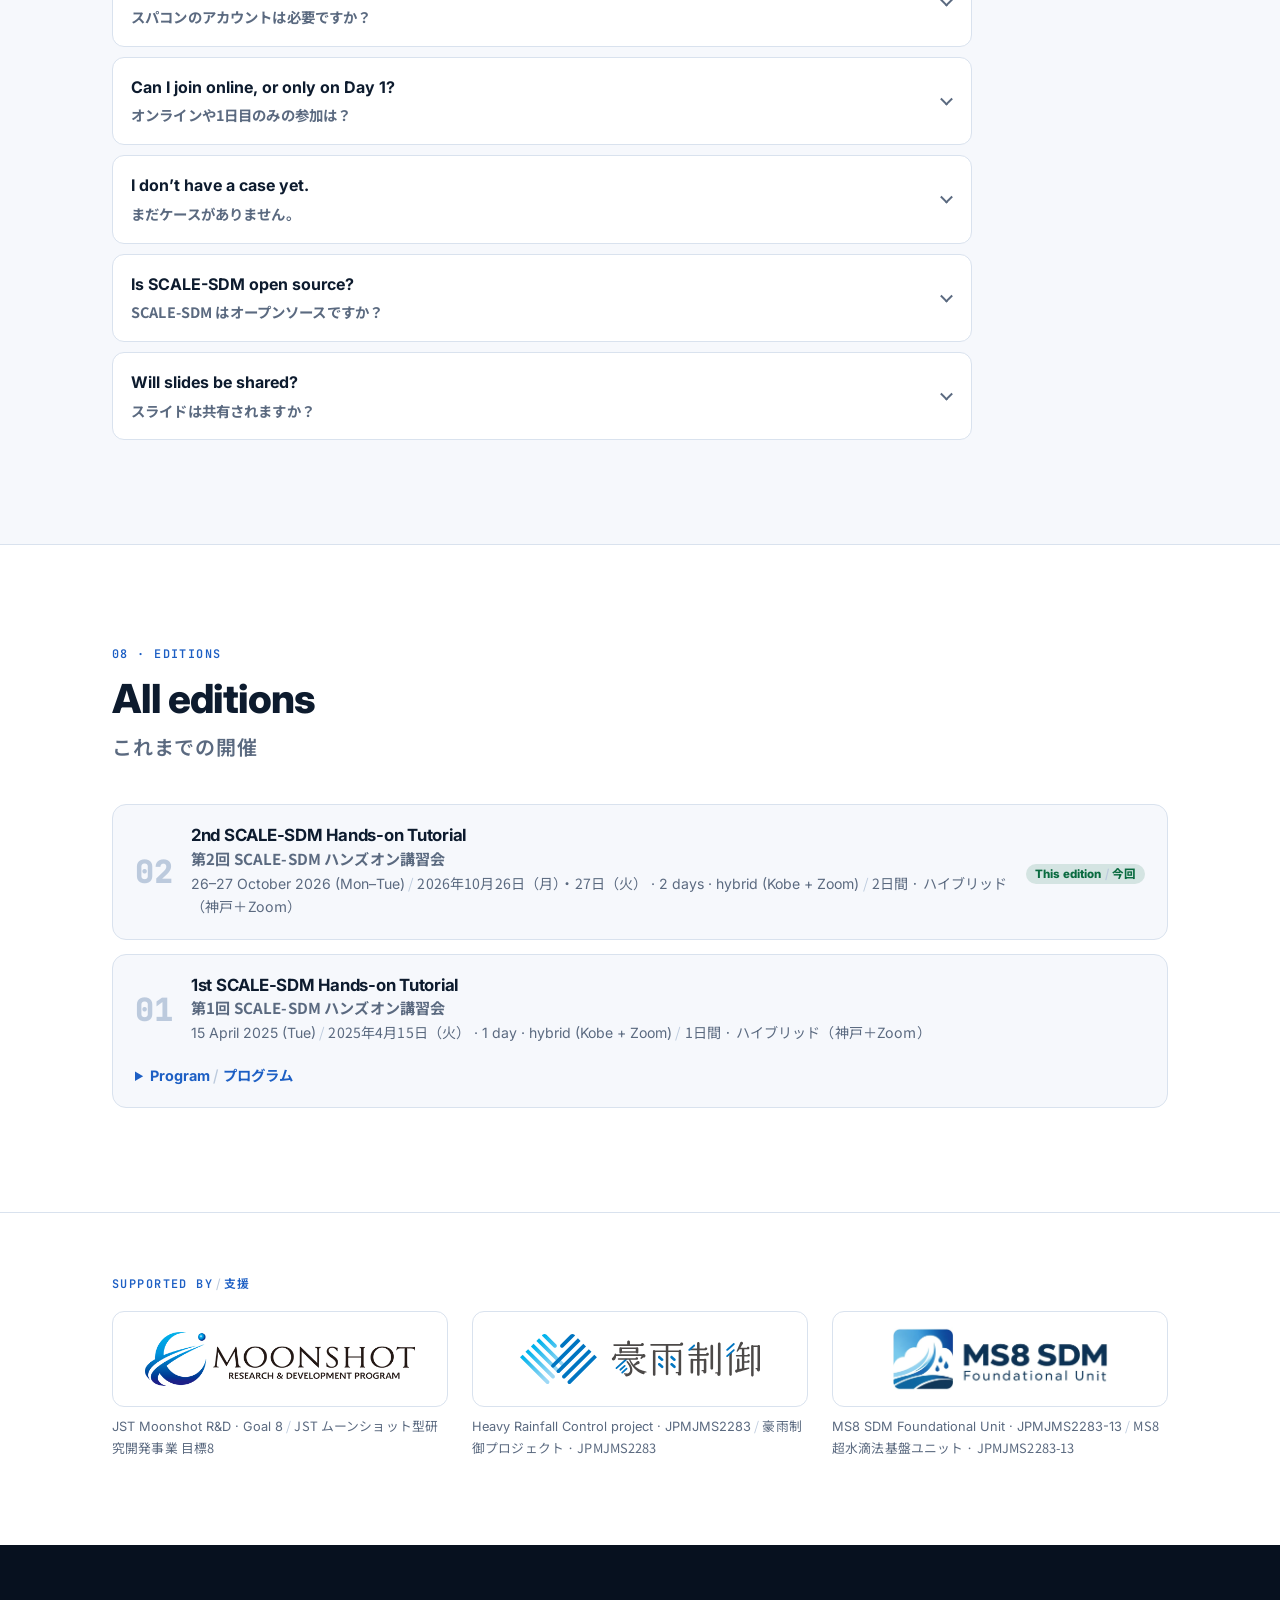
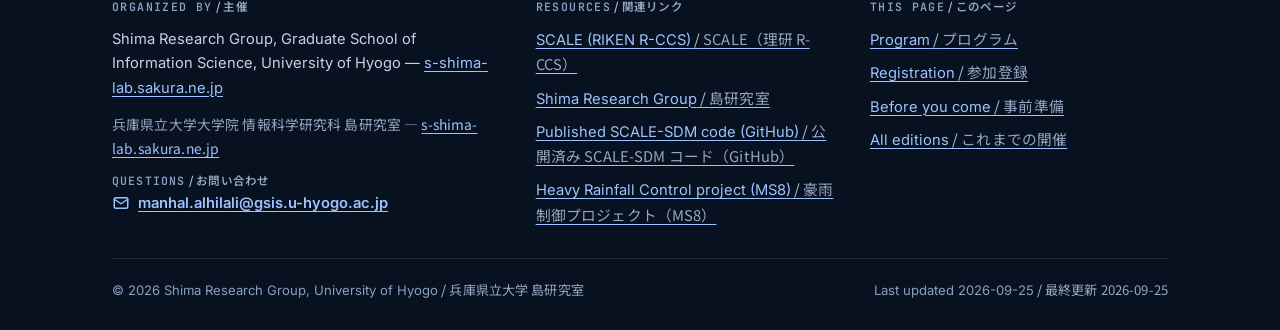
<file: 2026/index.html>
<!doctype html>
<html lang="en" data-lang="both">
<head>
<meta charset="utf-8">
<meta name="viewport" content="width=device-width, initial-scale=1, viewport-fit=cover">
<title>SCALE-SDM Tutorial 2026 — 2nd Hands-on Tutorial | SCALE-SDM 講習会</title>
<meta name="description" content="2nd SCALE-SDM Hands-on Tutorial, 26–27 October 2026, University of Hyogo (Kobe) and online. Day 1 lectures, Day 2 hands-on with your own case. 第2回 SCALE-SDM ハンズオン講習会（2026年10月26日・27日、兵庫県立大学（神戸）・オンライン併用）">
<meta name="theme-color" content="#0b2344">
<link rel="icon" href="assets/img/favicon.svg" type="image/svg+xml">
<meta property="og:type" content="website">
<meta property="og:title" content="2nd SCALE-SDM Hands-on Tutorial · 26–27 Oct 2026">
<meta property="og:description" content="Two days in Kobe and online: lectures on idealized and real-case SCALE-SDM simulations, then hands-on help with your own case. 第2回 SCALE-SDM ハンズオン講習会">
<meta property="og:url" content="https://scale-sdm.github.io/">
<meta property="og:image" content="https://scale-sdm.github.io/assets/img/og-image.png">
<link rel="canonical" href="https://scale-sdm.github.io/">
<meta property="og:image:width" content="1200">
<meta property="og:image:height" content="630">
<meta name="twitter:card" content="summary_large_image">
<link rel="preconnect" href="https://fonts.googleapis.com">
<link rel="preconnect" href="https://fonts.gstatic.com" crossorigin>
<link href="https://fonts.googleapis.com/css2?family=Inter:wght@400;500;600;700;800&family=JetBrains+Mono:wght@500;600;700;800&family=Noto+Sans+JP:wght@400;500;600;700&display=swap" rel="stylesheet">
<link rel="stylesheet" href="assets/css/style.css?v=9907ea82d4">
<script>
(function () {
function saved(k) { try { return JSON.parse(localStorage.getItem(k)); } catch (e) { return null; } }
var h = document.documentElement;
var m = (location.search.match(/[?&]lang=(both|en|ja)\b/) || [])[1] || saved('sdm-lang');
if (m === 'both' || m === 'en' || m === 'ja') h.setAttribute('data-lang', m);
if (m === 'ja') h.setAttribute('lang', 'ja');
if (saved('sdm-theme') === 'dark') h.setAttribute('data-theme', 'dark');
})();
</script>
<script src="data/site.js?v=f8375d1331" defer></script>
<script src="data/registration-fields.js?v=14fe799013" defer></script>
<script src="assets/js/app.js?v=cb2d4889c1" defer></script>
<script src="assets/js/droplets.js?v=9fd6e6a9ae" defer></script>
</head>
<body>
<a class="skip" href="#main">Skip to content / 本文へ</a>
<header class="site-header">
<div class="wrap">
<a class="brand" href="#top" aria-label="SCALE-SDM Tutorial / SCALE-SDM 講習会 — top">
<img class="brand-mark" src="assets/img/favicon.svg" alt="" width="30" height="30">
<span class="brand-name" aria-hidden="true">SCALE-SDM</span>
<span class="brand-tag" aria-hidden="true"><span>Tutorial</span><span lang="ja">講習会</span></span>
</a>
<nav class="nav" id="nav" aria-label="Sections">
<a href="#about"><span class="en">About</span><span class="ja">概要</span></a>
<a href="#program"><span class="en">Program</span><span class="ja">プログラム</span></a>
<a href="#organizers"><span class="en">Organizers</span><span class="ja">世話人</span></a>
<a href="#register"><span class="en">Register</span><span class="ja">参加登録</span></a>
<a href="#prepare"><span class="en">Prepare</span><span class="ja">事前準備</span></a>
<a href="#venue"><span class="en">Venue</span><span class="ja">会場</span></a>
<a href="#faq"><span class="en">FAQ</span><span class="ja">よくある質問</span></a>
<button type="button" class="nav-theme" data-theme-toggle aria-pressed="false"><span class="en">Dark mode</span><span class="ja">ダークモード</span></button>
</nav>
<div class="header-tools">
<div class="lang-switch" role="group" aria-label="Language / 表示言語">
<button type="button" data-set-lang="en" aria-pressed="false">EN</button>
<button type="button" data-set-lang="ja" lang="ja" aria-pressed="false" aria-label="日本語"><span class="lg-long">日本語</span><span class="lg-short" aria-hidden="true">日</span></button>
<button type="button" data-set-lang="both" aria-pressed="true" title="English + 日本語" aria-label="English + 日本語">EN+日</button>
</div>
<button class="theme-btn" id="theme-btn" type="button" aria-pressed="false" aria-label="Dark mode / ダークモード" title="Dark mode / ダークモード">
<svg class="i-moon" width="18" height="18" viewBox="0 0 24 24" fill="none" stroke="currentColor" stroke-width="2" stroke-linecap="round" stroke-linejoin="round" aria-hidden="true"><path d="M21 12.8A9 9 0 1 1 11.2 3a7 7 0 0 0 9.8 9.8z"/></svg>
<svg class="i-sun" width="18" height="18" viewBox="0 0 24 24" fill="none" stroke="currentColor" stroke-width="2" stroke-linecap="round" stroke-linejoin="round" aria-hidden="true"><circle cx="12" cy="12" r="4"/><path d="M12 2v2M12 20v2M4.9 4.9l1.4 1.4M17.7 17.7l1.4 1.4M2 12h2M20 12h2M4.9 19.1l1.4-1.4M17.7 6.3l1.4-1.4"/></svg>
</button>
<button class="menu-btn" id="menu-btn" type="button" aria-expanded="false" aria-controls="nav" aria-label="Menu / メニュー">
<svg width="20" height="20" viewBox="0 0 24 24" fill="none" stroke="currentColor" stroke-width="2" stroke-linecap="round" aria-hidden="true"><path d="M4 7h16M4 12h16M4 17h16"/></svg>
</button>
</div>
</div>
</header>
<main id="main">
<section class="hero" id="top" aria-labelledby="hero-title">
<canvas id="hero-canvas" aria-hidden="true"></canvas>
<div class="wrap">
<div class="hero-edition" id="hero-edition"></div>
<h1 id="hero-title" class="bi"></h1>
<div class="hero-lead" id="hero-lead"></div>
<div class="hero-badges" id="hero-badges"></div>
<div class="hero-cta" id="hero-cta"></div>
<div class="hero-foot">
<div id="countdown-wrap"></div>
<div class="hero-legend">
<button class="icon-btn" id="hero-toggle" type="button" aria-pressed="false" aria-label="Pause animation / アニメーションを一時停止">
<svg class="i-pause" width="14" height="14" viewBox="0 0 24 24" fill="currentColor" aria-hidden="true"><rect x="6" y="5" width="4" height="14" rx="1"/><rect x="14" y="5" width="4" height="14" rx="1"/></svg>
<svg class="i-play" width="14" height="14" viewBox="0 0 24 24" fill="currentColor" aria-hidden="true"><path d="M7 5v14l12-7z"/></svg>
</button>
<span class="hero-legend-text">
<span class="en">Toy SDM: each dot is a super-droplet; orange rings mark coalescence (<b class="hero-collisions">0</b>). Move your pointer for an updraft.</span>
<span class="ja">超水滴法の簡易デモ：各点が超水滴、橙色の輪が衝突併合です（<b class="hero-collisions">0</b> 回）。ポインタで上昇気流が生じます。</span>
</span>
</div>
</div>
</div>
</section>
<div class="facts"><div class="wrap"><div class="facts-grid" id="facts"></div><div class="news" id="news"></div></div></div>
<section class="section" id="about" aria-labelledby="about-h">
<div class="wrap">
<div class="section-head">
<div class="eyebrow">01 · About</div>
<h2 id="about-h" class="bi h-bi"><span class="en">What you will learn</span><span class="ja">この講習会で学べること</span></h2>
</div>
<div class="about-grid">
<div>
<div class="prose" id="about-body"></div>
<ul class="audience" id="audience"></ul>
</div>
<figure class="card figure about-fig">
<svg class="sdm-svg" viewBox="0 0 360 486" role="img" aria-labelledby="sdm-fig-t sdm-fig-d">
<title id="sdm-fig-t">How SCALE-SDM works / SCALE-SDM のしくみ</title>
<desc id="sdm-fig-d">SCALE-RM computes the air flow on an Eulerian grid. Cloud droplets are Lagrangian super-droplets, each with a position, radius, multiplicity (the number of real droplets it stands for) and aerosol mass.</desc>
<text x="24" y="22" class="t-strong en" font-size="14">Eulerian grid · SCALE-RM</text>
<text x="24" y="39" class="t-strong ja" font-size="13" style="--dy:-17px">オイラー格子（SCALE-RM）</text>
<text x="24" y="57" class="t-muted en" font-size="11.5">wind, temperature, vapor in each cell</text>
<text x="24" y="71" class="t-muted ja" font-size="11" style="--dy:-14px">各格子に風・温位・水蒸気</text>
<rect x="180" y="134" width="52" height="52" class="cell-hl" stroke-width="1.5"/>
<g class="grid-line" stroke-width="1"><path d="M24 82H336M24 134H336M24 186H336M24 238H336M24 82V238M76 82V238M128 82V238M180 82V238M232 82V238M284 82V238M336 82V238" fill="none"/></g>
<g class="sd"><circle cx="41" cy="110" r="2.4"/><circle cx="64" cy="107" r="3.2"/><circle cx="35" cy="143" r="4.2"/><circle cx="49" cy="162" r="2.2"/><circle cx="67" cy="211" r="4.2"/><circle cx="52" cy="209" r="4.2"/><circle cx="90" cy="113" r="4.2"/><circle cx="116" cy="104" r="2"/><circle cx="108" cy="145" r="4.2"/><circle cx="118" cy="144" r="4.2"/><circle cx="86" cy="224" r="2.8"/><circle cx="105" cy="226" r="2.8"/><circle cx="161" cy="122" r="2.8"/><circle cx="162" cy="111" r="2.2"/><circle cx="167" cy="146" r="2.2"/><circle cx="154" cy="152" r="3.6"/><circle cx="152" cy="216" r="2.4"/><circle cx="151" cy="223" r="3.2"/><circle cx="201" cy="111" r="3.2"/><circle cx="197" cy="102" r="2"/><circle cx="218" cy="229" r="3.6"/><circle cx="213" cy="219" r="2.4"/><circle cx="274" cy="122" r="3.2"/><circle cx="245" cy="113" r="3.6"/><circle cx="269" cy="163" r="2.4"/><circle cx="245" cy="159" r="3.6"/><circle cx="275" cy="198" r="4.2"/><circle cx="243" cy="226" r="2"/><circle cx="303" cy="117" r="4.2"/><circle cx="297" cy="112" r="4.2"/><circle cx="295" cy="167" r="2.4"/><circle cx="312" cy="174" r="2.4"/><circle cx="310" cy="229" r="2.4"/><circle cx="293" cy="199" r="3.2"/><circle cx="192" cy="150" r="3.2"/><circle cx="218" cy="160" r="2.4"/><circle cx="200" cy="172" r="5"/><circle cx="222" cy="178" r="2.2"/><circle cx="188" cy="178" r="2"/></g>
<path d="M180 186L24 262M232 186L336 262" class="arrow" stroke-dasharray="4 4" stroke-width="1.2"/>
<rect x="24" y="262" width="312" height="212" rx="12" class="panel"/>
<text x="40" y="287" class="t-strong en" font-size="14">Lagrangian super-droplet</text>
<text x="40" y="303" class="t-strong ja" font-size="13" style="--dy:-16px">ラグランジュ的な超水滴</text>
<text x="40" y="321" class="t-muted en" font-size="11.5">one particle = ξ real droplets alike</text>
<text x="40" y="335" class="t-muted ja" font-size="11" style="--dy:-14px">1粒子 = 同じ属性の実液滴 ξ 個</text>
<circle cx="86" cy="410" r="32" class="sd-halo"/>
<circle cx="86" cy="410" r="19" class="sd"/>
<g font-size="12.5">
<text x="142" y="360" class="t-mono t-strong">x</text><text x="162" y="360" class="en">position</text><text x="162" y="374" class="ja t-muted" font-size="10.5" style="--dy:-14px">位置</text>
<text x="142" y="390" class="t-mono t-strong">R</text><text x="162" y="390" class="en">radius</text><text x="162" y="404" class="ja t-muted" font-size="10.5" style="--dy:-14px">半径</text>
<text x="142" y="420" class="t-mono t-strong">ξ</text><text x="162" y="420" class="en">multiplicity</text><text x="162" y="434" class="ja t-muted" font-size="10.5" style="--dy:-14px">多重度（実液滴の数）</text>
<text x="142" y="450" class="t-mono t-strong">M</text><text x="162" y="450" class="en">aerosol (solute) mass</text><text x="162" y="464" class="ja t-muted" font-size="10.5" style="--dy:-14px">エアロゾル（溶質）質量</text>
</g>
</svg>
</figure>
</div>
<div class="refs" id="references"></div>
</div>
</section>
<section class="section alt" id="program" aria-labelledby="program-h">
<div class="wrap">
<div class="section-head">
<div class="eyebrow">02 · Program</div>
<h2 id="program-h" class="bi h-bi"><span class="en">Two days: learn, then build your own case</span><span class="ja">2日間：講義で学び、自分のケースを作る</span></h2>
</div>
<div id="program-body"></div>
</div>
</section>
<section class="section" id="organizers" aria-labelledby="organizers-h">
<div class="wrap">
<div class="section-head">
<div class="eyebrow">03 · Organizers</div>
<h2 id="organizers-h" class="bi h-bi"><span class="en">MS8 SDM Foundational Unit</span><span class="ja">MS8 超水滴法基盤ユニット</span></h2>
</div>
<div id="people"></div>
</div>
</section>
<section class="section alt" id="register" aria-labelledby="register-h">
<div class="wrap">
<div class="section-head">
<div class="eyebrow">04 · Registration</div>
<h2 id="register-h" class="bi h-bi"><span class="en">Register</span><span class="ja">参加登録</span></h2>
<div class="lead" id="register-lead"></div>
</div>
<div class="reg-wrap">
<aside class="reg-aside" id="reg-aside"></aside>
<div id="reg-main"></div>
</div>
</div>
</section>
<section class="section" id="prepare" aria-labelledby="prepare-h">
<div class="wrap">
<div class="section-head">
<div class="eyebrow">05 · Prepare</div>
<h2 id="prepare-h" class="bi h-bi"><span class="en">Before you come</span><span class="ja">事前準備</span></h2>
</div>
<div class="grid-2">
<div>
<div class="check-meta"><span id="check-count"></span><span class="bi-inline"><span class="en">saved in this browser</span><span class="ja">このブラウザに保存</span></span></div>
<div class="check-progress" aria-hidden="true"><i id="check-bar"></i></div>
<ul class="checklist" id="checklist"></ul>
</div>
<div>
<h3 class="bi" style="font-size:1.15rem;font-weight:800;margin-bottom:14px"><span class="en">Key dates</span><span class="ja">主な日程</span></h3>
<ol class="dates" id="key-dates"></ol>
</div>
</div>
</div>
</section>
<section class="section alt" id="venue" aria-labelledby="venue-h">
<div class="wrap">
<div class="section-head">
<div class="eyebrow">06 · Venue</div>
<h2 id="venue-h" class="bi h-bi"><span class="en">Venue &amp; access</span><span class="ja">会場・アクセス</span></h2>
</div>
<div class="venue-grid" id="venue-body"></div>
</div>
</section>
<section class="section" id="faq" aria-labelledby="faq-h">
<div class="wrap">
<div class="section-head">
<div class="eyebrow">07 · FAQ</div>
<h2 id="faq-h" class="bi h-bi"><span class="en">Frequently asked questions</span><span class="ja">よくある質問</span></h2>
</div>
<div class="faq" id="faq-body"></div>
</div>
</section>
<section class="section alt" id="editions" aria-labelledby="editions-h">
<div class="wrap">
<div class="section-head">
<div class="eyebrow">08 · Editions</div>
<h2 id="editions-h" class="bi h-bi"><span class="en">All editions</span><span class="ja">これまでの開催</span></h2>
</div>
<div class="archive" id="archive"></div>
</div>
</section>
<section class="support" id="support" aria-labelledby="support-h">
<div class="wrap">
<h2 class="eyebrow" id="support-h"><span class="bi-inline"><span class="en" lang="en">Supported by</span><span class="ja" lang="ja">支援</span></span></h2>
<div id="support-body"></div>
</div>
</section>
<noscript>
<div class="wrap" style="padding:32px 0">
<p><strong>2nd SCALE-SDM Hands-on Tutorial</strong> — 26–27 October 2026, University of Hyogo (Kobe) and online.
This page needs JavaScript to show the program and registration form. Questions: manhal.alhilali [at] gsis.u-hyogo.ac.jp</p>
<p><strong>第2回 SCALE-SDM ハンズオン講習会</strong> — 2026年10月26日（月）・27日（火）、兵庫県立大学（神戸）およびオンライン。
プログラムと参加登録フォームの表示には JavaScript が必要です。</p>
</div>
</noscript>
</main>
<footer class="site-footer" id="footer"></footer>
<div class="toast" id="toast" role="status" aria-live="polite"></div>
</body>
</html>
</file>
<file: assets/css/style.css>
:root{--bg: #f6f8fc;--surface: #ffffff;--surface-2: #eef3fa;--ink: #0d1b2e;--ink-2: #33445c;--muted: #5b6a80;--line: #d9e2ee;--line-strong: #bccadd;--brand: #1d5fc4;--brand-hover: #174d9f;--brand-ink: #ffffff;--brand-soft: #e2ecfb;--accent: #9a5b00;--accent-fill: #f2a531;--accent-soft: #fdf0dc;--teal: #0a6e66;--teal-fill: #1aa597;--teal-soft: #daf2ee;--danger: #b42318;--ok: #0a6b40;--hero-1: #06101f;--hero-2: #0b2344;--hero-3: #123c73;--hero-ink: #eef4ff;--hero-muted: #a9bddb;--radius: 14px;--radius-sm: 9px;--shadow: 0 1px 2px rgba(13, 27, 46, .06), 0 6px 24px rgba(13, 27, 46, .06);--shadow-lg: 0 2px 6px rgba(13, 27, 46, .08), 0 18px 48px rgba(13, 27, 46, .12);--font: "Inter", "Noto Sans JP", system-ui, -apple-system, "Segoe UI", "Hiragino Kaku Gothic ProN", "Yu Gothic", Meiryo, sans-serif;--font-ja: "Noto Sans JP", "Hiragino Kaku Gothic ProN", "Yu Gothic", Meiryo, sans-serif;--mono: "JetBrains Mono", ui-monospace, SFMono-Regular, Menlo, Consolas, monospace;--wrap: 1120px;--gutter: clamp(16px, 4vw, 32px);--header-h: 64px;color-scheme:light}:root[data-theme=dark]{--bg: #0a111e;--surface: #101a2b;--surface-2: #152238;--ink: #e8eef8;--ink-2: #bccadd;--muted: #8d9cb3;--line: #22314a;--line-strong: #31445f;--brand: #6ea8ff;--brand-hover: #8dbbff;--brand-ink: #06101f;--brand-soft: #16294a;--accent: #f5b454;--accent-fill: #f2a531;--accent-soft: #3a2a12;--teal: #4fd1c1;--teal-fill: #1aa597;--teal-soft: #0f2f2c;--danger: #ff8a80;--ok: #5fd39a;--shadow: 0 1px 2px rgba(0, 0, 0, .3), 0 6px 24px rgba(0, 0, 0, .25);--shadow-lg: 0 2px 6px rgba(0, 0, 0, .35), 0 18px 48px rgba(0, 0, 0, .4);color-scheme:dark}*,*:before,*:after{box-sizing:border-box}html{scroll-behavior:smooth;scroll-padding-top:calc(var(--header-h) + 12px);-webkit-text-size-adjust:100%}@media (prefers-reduced-motion: reduce){html{scroll-behavior:auto}*,*:before,*:after{transition:none!important;animation:none!important}}body{margin:0;background:var(--bg);color:var(--ink);font-family:var(--font);font-size:16px;line-height:1.65;-webkit-font-smoothing:antialiased;text-rendering:optimizeLegibility;overflow-x:hidden}:lang(ja){font-family:var(--font-ja);line-height:1.8;letter-spacing:.01em}h1 :lang(ja),h2 :lang(ja),h3 :lang(ja),h1:lang(ja),h2:lang(ja),h3:lang(ja){word-break:auto-phrase;line-height:1.35}.fact-k :lang(ja),.fact-v :lang(ja),.chip :lang(ja),.btn :lang(ja),.person-role :lang(ja),.person-topics :lang(ja),.person-link :lang(ja),.field label :lang(ja),.form legend :lang(ja),.s-kind :lang(ja),.hero-meta :lang(ja),.date-l :lang(ja),.legend :lang(ja){word-break:auto-phrase;overflow-wrap:anywhere}img,svg,canvas{display:block;max-width:100%}a{color:var(--brand);text-decoration-thickness:1px;text-underline-offset:3px}a:hover{color:var(--brand-hover)}code,.mono{font-family:var(--mono);font-size:.9em}code{background:var(--surface-2);border:1px solid var(--line);padding:.05em .35em;border-radius:5px}h1,h2,h3,h4{line-height:1.2;margin:0;letter-spacing:-.015em}p{margin:0 0 .8em}ul{margin:0;padding-left:1.2em}:focus-visible{outline:3px solid var(--brand);outline-offset:2px;border-radius:6px}.hero :focus-visible,.site-footer :focus-visible{outline-color:#ffd08a}.sr-only{position:absolute!important;width:1px;height:1px;padding:0;margin:-1px;overflow:hidden;clip:rect(0 0 0 0);white-space:nowrap;border:0}.skip{position:absolute;left:12px;top:-60px;background:var(--brand);color:var(--brand-ink);padding:8px 14px;border-radius:8px;z-index:100}.skip:focus{top:12px}.wrap{width:100%;max-width:var(--wrap);margin:0 auto;padding:0 var(--gutter)}html[data-lang=en] .ja,html[data-lang=ja] .en{display:none!important}html[data-lang=both] .bi>.ja{display:block;color:var(--muted);font-size:.9em;margin-top:.15em;font-weight:inherit}html[data-lang=both] .bi-inline>.ja{display:inline;margin-top:0}html[data-lang=both] .bi-inline>.ja:before{content:" / ";color:var(--line-strong)}html[data-lang=both] p.ja,html[data-lang=both] li>.ja-block{color:var(--muted);font-size:.94em}html[data-lang=both] .h-bi>.ja{font-size:.5em;letter-spacing:.04em;font-weight:600;color:var(--muted);margin-top:.5em}.bi>.en,.bi>.ja{display:block}html[data-lang=both] a.ja[lang=ja]{display:none!important}.bi-inline>.en,.bi-inline>.ja{display:inline}.bi-inline,.bi-inline>.en,.bi-inline>.ja{line-height:inherit}.site-header{position:sticky;top:0;z-index:50;height:var(--header-h);background:color-mix(in srgb,var(--surface) 86%,transparent);backdrop-filter:saturate(160%) blur(12px);-webkit-backdrop-filter:saturate(160%) blur(12px);border-bottom:1px solid var(--line)}@supports not (color: color-mix(in srgb,red 50%,blue)){.site-header{background:var(--surface)}.form .field input:focus,.form .field select:focus,.form .field textarea:focus{outline:2px solid var(--brand);outline-offset:1px}}.site-header .wrap{height:100%;display:flex;align-items:center;gap:16px;max-width:1240px}.brand{--brand-h: 26px;display:flex;align-items:center;gap:9px;color:var(--ink);text-decoration:none;white-space:nowrap}.brand:hover{color:var(--ink)}.brand-mark{width:var(--brand-h);height:var(--brand-h);flex:none}.brand-name{font:800 calc(var(--brand-h) / .727) / 1 var(--font);letter-spacing:-.035em;text-box:trim-both cap alphabetic}.brand-tag{display:flex;flex-direction:column;justify-content:space-between;height:var(--brand-h)}.brand-tag>span{display:block;font:700 calc(var(--brand-h) * .42) / 1 var(--font);letter-spacing:.01em;color:var(--muted);text-box:trim-both cap alphabetic}.brand-tag>span:lang(ja){font-family:var(--font-ja);font-weight:700;letter-spacing:.12em;line-height:1;text-box:trim-both ex alphabetic}@supports not (text-box: trim-both cap alphabetic){.brand-name{line-height:.74;padding-top:.06em}.brand-tag>span{line-height:.8}}.nav{margin-left:auto;display:flex;align-items:center;gap:2px}.nav a{display:inline-flex;flex-direction:column;align-items:center;line-height:1.2;color:var(--ink-2);text-decoration:none;font-size:.88rem;font-weight:600;padding:6px 9px;border-radius:8px;white-space:nowrap}.nav a:hover,.nav a.is-active{color:var(--brand);background:var(--brand-soft)}@media (min-width: 1201px){.nav a[href="#register"],.nav a[href="#register"]:hover,.nav a[href="#register"].is-active{color:#1b1203;background:var(--accent-fill)}.nav a[href="#register"] .ja{color:inherit}}.nav a .ja{font-size:.66rem;font-weight:500;color:var(--muted);letter-spacing:.02em}html[data-lang=ja] .nav a .ja{font-size:.88rem;font-weight:600;color:inherit;letter-spacing:0}.nav a:hover .ja,.nav a.is-active .ja{color:inherit}.header-tools{display:flex;align-items:center;gap:8px}.lang-switch{display:inline-flex;border:1px solid var(--line-strong);border-radius:999px;padding:2px;background:var(--surface)}.lang-switch button{appearance:none;border:0;background:transparent;color:var(--ink-2);font:600 .75rem/1 var(--font);padding:6px 9px;border-radius:999px;cursor:pointer;white-space:nowrap}.lang-switch button[aria-pressed=true]{background:var(--ink);color:var(--surface)}.theme-btn{appearance:none;display:grid;place-items:center;width:36px;height:36px;border-radius:10px;border:1px solid var(--line-strong);background:var(--surface);color:var(--ink-2);cursor:pointer;flex:none}.theme-btn:hover{color:var(--brand);border-color:var(--brand)}.theme-btn .i-sun{display:none}.theme-btn[aria-pressed=true] .i-sun{display:block}.theme-btn[aria-pressed=true] .i-moon{display:none}.menu-btn{display:none;appearance:none;border:1px solid var(--line-strong);background:var(--surface);color:var(--ink);border-radius:10px;width:40px;height:40px;cursor:pointer}.menu-btn svg{margin:auto}@media (max-width: 1200px){.nav{position:fixed;inset:var(--header-h) 0 auto 0;flex-direction:column;align-items:stretch;gap:0;padding:8px var(--gutter) 16px;background:var(--surface);border-bottom:1px solid var(--line);box-shadow:var(--shadow-lg);transform:translateY(-8px);opacity:0;visibility:hidden;transition:.18s ease}.nav.is-open{transform:none;opacity:1;visibility:visible}.nav a{flex-direction:row;align-items:baseline;gap:.6em;padding:12px 10px;font-size:1rem}.nav a .ja{font-size:.85em}.menu-btn{display:grid}.header-tools{margin-left:auto}}.lg-short{display:none}@media (max-width: 520px){.brand{--brand-h: 20px;gap:7px}.lang-switch button{padding:6px 8px}.lg-long{display:none}.lg-short{display:inline}}.nav-theme{display:none;appearance:none;border:0;background:none;font:600 1rem/1.2 var(--font);color:var(--ink-2);text-align:left;padding:12px 10px;border-radius:8px;cursor:pointer;gap:.6em;align-items:baseline}.nav-theme .ja{font-size:.85em;color:var(--muted);font-weight:500}.nav-theme[aria-pressed=true]{color:var(--brand)}@media (max-width: 430px){.brand{--brand-h: 17px;gap:6px}.brand-tag,.theme-btn{display:none}.nav .nav-theme{display:flex}}@media (max-width: 370px){.brand{--brand-h: 15px}}.hero{position:relative;isolation:isolate;overflow:hidden;color:var(--hero-ink);background:radial-gradient(1200px 600px at 80% -10%,rgba(80,140,255,.28),transparent 60%),linear-gradient(165deg,var(--hero-1) 0%,var(--hero-2) 55%,var(--hero-3) 100%)}.hero canvas{position:absolute;inset:0;width:100%;height:100%;z-index:-1}.hero:after{content:"";position:absolute;inset:0;z-index:-1;pointer-events:none;background:linear-gradient(90deg,#06101fd9,#06101f73 55%,#06101f00)}.hero .wrap{padding-top:clamp(48px,9vw,104px);padding-bottom:clamp(40px,7vw,84px)}.hero-edition{display:inline-flex;align-items:center;gap:10px;font:600 .78rem/1 var(--mono);letter-spacing:.08em;text-transform:uppercase;color:var(--hero-muted);margin-bottom:18px}.hero-edition:before{content:"";width:28px;height:2px;background:var(--accent-fill);border-radius:2px}.hero h1{font-size:clamp(2.1rem,5.6vw,4rem);font-weight:800;letter-spacing:-.035em;max-width:16ch}html[data-lang] .hero h1 .ja{font-size:.42em;letter-spacing:.02em;font-weight:700;color:var(--hero-muted)!important;margin-top:.6em}html[data-lang=ja] .hero h1{font-size:clamp(1.8rem,4.4vw,3.2rem);max-width:17em}html[data-lang=ja] .hero h1 .ja{line-height:1.3}html[data-lang=ja] .hero h1 .ja{font-size:1em;color:var(--hero-ink)!important;margin-top:0;letter-spacing:-.01em}.hero-lead{margin-top:20px;max-width:60ch;font-size:clamp(1rem,1.6vw,1.12rem);color:#d6e2f5}html[data-lang=both] .hero-lead .ja{color:var(--hero-muted)!important}.hero-meta{display:flex;flex-wrap:wrap;gap:10px 26px;margin-top:26px;font-weight:600}.hero-meta>div{display:flex;gap:10px;align-items:flex-start}.hero-meta svg{flex:none;margin-top:3px;color:var(--accent-fill)}.hero-meta .ja{color:var(--hero-muted)!important;font-weight:500}.hero-cta{display:flex;flex-wrap:wrap;gap:12px;margin-top:30px}.hero-badges{display:flex;flex-wrap:wrap;gap:8px;margin-top:22px}.hero-badges:empty{display:none}.chip{display:inline-flex;align-items:center;gap:6px;font-size:.78rem;font-weight:600;padding:5px 10px;border-radius:999px;border:1px solid rgba(255,255,255,.22);background:#ffffff0f;color:#e3ecfa}.chip .ja{color:var(--hero-muted)!important}.hero-foot{display:flex;flex-wrap:wrap;justify-content:space-between;align-items:flex-end;gap:16px;margin-top:clamp(32px,6vw,64px)}.countdown{display:flex;gap:10px}.countdown div{min-width:64px;padding:10px 8px 8px;text-align:center;background:#ffffff12;border:1px solid rgba(255,255,255,.14);border-radius:12px;backdrop-filter:blur(4px)}.countdown b{display:block;font:700 1.5rem/1 var(--mono);color:#fff}.countdown span{font-size:.68rem;color:var(--hero-muted);letter-spacing:.06em;text-transform:uppercase}.countdown-label{font-size:.78rem;color:var(--hero-muted);margin-bottom:8px}.hero-legend{font-size:.76rem;color:var(--hero-muted);max-width:400px;display:flex;gap:10px;align-items:flex-start}.hero-legend b{color:#ffd08a;font-family:var(--mono);font-weight:600}html[data-lang=both] .hero-legend-text>.ja{display:block;margin-top:.4em}@media (max-width: 640px){.hero-legend-text{display:none}.hero-foot{margin-top:28px;align-items:center}.hero-cta .btn{padding:11px 16px;font-size:.9rem}.countdown div{min-width:56px;padding:8px 6px 6px}.countdown b{font-size:1.25rem}}.icon-btn{appearance:none;flex:none;width:30px;height:30px;display:grid;place-items:center;border-radius:8px;border:1px solid rgba(255,255,255,.25);background:#ffffff0f;color:#fff;cursor:pointer}.icon-btn .i-play{display:none}.icon-btn.is-paused .i-play{display:block}.icon-btn.is-paused .i-pause{display:none}.btn{display:inline-flex;align-items:center;justify-content:center;gap:8px;font:700 .95rem/1.2 var(--font);text-decoration:none;cursor:pointer;padding:12px 20px;border-radius:12px;border:1px solid transparent;transition:transform .12s ease,background .15s ease,border-color .15s ease,color .15s ease}.btn:active{transform:translateY(1px)}.btn-primary{background:var(--accent-fill);color:#1b1203}.btn-primary:hover{background:#f7b751;color:#1b1203}.btn-ghost{background:#ffffff14;color:#fff;border-color:#ffffff47}.btn-ghost:hover{background:#ffffff29;color:#fff}.btn-solid{background:var(--brand);color:var(--brand-ink)}.btn-solid:hover{background:var(--brand-hover);color:var(--brand-ink)}.btn-outline{background:var(--surface);color:var(--ink);border-color:var(--line-strong)}.btn-outline:hover{border-color:var(--brand);color:var(--brand)}html[data-lang=both] .btn .ja{font-weight:600;opacity:.85}html[data-lang=both] .btn .bi-inline>.ja:before{color:currentColor;opacity:.5}.btn-sm{padding:8px 12px;font-size:.85rem;border-radius:10px}.btn[disabled]{opacity:.55;cursor:not-allowed}.facts{margin-top:-34px;position:relative;z-index:2}.facts-grid{display:flex;flex-wrap:wrap;gap:1px;background:var(--line);border:1px solid var(--line);border-radius:var(--radius);overflow:hidden;box-shadow:var(--shadow-lg)}.facts-grid>.fact{flex:1 1 170px}.fact{background:var(--surface);padding:16px 18px}.fact-k{font-size:.72rem;font-weight:700;color:var(--muted);letter-spacing:.06em;text-transform:uppercase}.fact-k .ja{text-transform:none;letter-spacing:.02em}html[data-lang=both] .fact-k .bi-inline>.ja{font-weight:500}.fact-v{font-weight:700;margin-top:4px;line-height:1.35}.fact-v .ja{font-weight:500}.news{display:flex;flex-wrap:wrap;align-items:baseline;gap:6px 16px;margin-top:14px;font-size:.88rem;color:var(--ink-2)}.news:empty{display:none}.news-k{font:600 .72rem/1 var(--mono);letter-spacing:.1em;text-transform:uppercase;color:var(--brand)}.news ul{list-style:none;margin:0;padding:0;display:grid;gap:4px}.news li{display:flex;gap:10px;align-items:baseline}.news time{font-family:var(--mono);font-size:.8rem;color:var(--muted);white-space:nowrap}.section{padding:clamp(56px,9vw,104px) 0}.section+.section{border-top:1px solid var(--line)}.section.alt{background:var(--surface)}.section-head{display:grid;gap:14px;margin-bottom:clamp(28px,4vw,44px);max-width:780px}.eyebrow{font:600 .74rem/1 var(--mono);letter-spacing:.12em;text-transform:uppercase;color:var(--brand)}.section-head h2{font-size:clamp(1.7rem,3.4vw,2.5rem);font-weight:800;text-wrap:balance}.section-head .lead{color:var(--ink-2);font-size:1.05rem;margin:0}.section-head .lead p{margin:0 0 .4em}.grid-2{display:grid;grid-template-columns:1.05fr .95fr;gap:clamp(24px,4vw,56px);align-items:start}@media (max-width: 880px){.grid-2{grid-template-columns:1fr}}.card{background:var(--surface);border:1px solid var(--line);border-radius:var(--radius);box-shadow:var(--shadow)}.section.alt .card{background:var(--bg);box-shadow:none}.prose{color:var(--ink-2);font-size:1.02rem}.prose p{margin-bottom:.9em}.audience{display:grid;gap:10px;margin-top:22px}.audience li{list-style:none;display:flex;gap:12px;align-items:flex-start;padding:12px 14px;border:1px solid var(--line);border-radius:12px;background:var(--surface)}.audience{padding:0}.audience svg{flex:none;color:var(--teal);margin-top:3px}.about-grid{display:grid;grid-template-columns:minmax(0,1fr) minmax(0,.9fr);gap:clamp(24px,4vw,48px);align-items:stretch}.about-fig{margin:0;display:flex;flex-direction:column;justify-content:center}.about-fig .sdm-svg{flex:1 1 0;min-height:0;width:100%;height:auto}@media (max-width: 900px){.about-grid{grid-template-columns:1fr}.about-fig .sdm-svg{flex:none;max-width:460px;margin:0 auto}}.refs{margin-top:clamp(24px,3vw,36px);padding-top:16px;border-top:1px solid var(--line);font-size:.78rem;color:var(--muted)}.refs h3{font:600 .72rem/1 var(--mono);letter-spacing:.1em;text-transform:uppercase;color:var(--brand);margin-bottom:10px}.refs h3 .ja{text-transform:none;letter-spacing:.02em}.refs ol{margin:0;padding-left:1.3em;display:grid;grid-template-columns:1fr 1fr;gap:6px 32px}@media (max-width: 760px){.refs ol{grid-template-columns:1fr}}.refs li{line-height:1.5}.refs a{word-break:break-all}.figure{padding:18px}.figure-wide{margin:clamp(28px,4vw,44px) auto 0;max-width:860px;padding:clamp(16px,2.5vw,28px)}.figure-wide figcaption{max-width:760px;margin-left:auto;margin-right:auto}.figure figcaption{font-size:.85rem;color:var(--muted);margin-top:12px}.sdm-svg{width:100%;height:auto}.sdm-svg text{font-family:var(--font);fill:var(--ink-2)}.sdm-svg .t-mono{font-family:var(--mono)}.sdm-svg .grid-line{stroke:var(--line-strong)}.sdm-svg .cell-hl{fill:var(--brand-soft);stroke:var(--brand)}.sdm-svg .sd{fill:var(--brand)}.sdm-svg .sd-halo{fill:var(--brand);opacity:.14}.sdm-svg .sd-new{fill:var(--accent-fill)}.sdm-svg .arrow{stroke:var(--muted);fill:none}.sdm-svg .arrow-head{fill:var(--muted)}.sdm-svg .t-strong{fill:var(--ink);font-weight:700}.sdm-svg .t-muted{fill:var(--muted)}.sdm-svg .t-accent{fill:var(--accent);font-weight:700}.sdm-svg .panel{fill:var(--surface-2);stroke:var(--line)}html[data-lang=en] .sdm-svg .ja,html[data-lang=ja] .sdm-svg .en{display:none}html[data-lang=both] .sdm-svg .ja:not(.t-strong){fill:var(--muted)}html[data-lang=ja] .sdm-svg .ja{transform:translateY(var(--dy, 0px))}.figure figcaption .en,.figure figcaption .ja{display:block}html[data-lang=both] .figure figcaption .ja{margin-top:6px}.program-note{display:flex;gap:12px;align-items:flex-start;padding:14px 16px;border-radius:12px;background:var(--accent-soft);color:var(--ink);border:1px solid color-mix(in srgb,var(--accent-fill) 40%,transparent);margin-bottom:28px;font-size:.95rem}.program-note svg{flex:none;color:var(--accent);margin-top:3px}.legend{display:flex;flex-wrap:wrap;gap:8px 18px;margin:0 0 22px;padding:0;list-style:none;font-size:.85rem;color:var(--ink-2)}.legend li{display:inline-flex;align-items:center;gap:8px}.legend .legend-note{margin-left:auto;gap:6px;padding:4px 10px;border-radius:999px;background:var(--accent-soft);color:var(--accent);font-size:.8rem;font-weight:700}.legend .legend-note svg{width:15px;height:15px}@media (max-width: 640px){.legend .legend-note{margin-left:0}}.legend i{width:12px;height:12px;border-radius:4px;display:inline-block}.k-lecture{--k: var(--brand);--k-soft: var(--brand-soft)}.k-advanced{--k: var(--accent);--k-soft: var(--accent-soft)}.k-handson{--k: var(--teal);--k-soft: var(--teal-soft)}.k-break{--k: var(--muted);--k-soft: var(--surface-2)}.legend .k-lecture i{background:var(--brand)}.legend .k-advanced i{background:var(--accent-fill)}.legend .k-handson i{background:var(--teal-fill)}.days{display:grid;grid-template-columns:1fr 1fr;gap:clamp(20px,3vw,36px);align-items:stretch}.byoc{margin:18px 0 14px;padding:18px 18px 16px;border-radius:12px;background:var(--teal-soft);border:1px solid color-mix(in srgb,var(--teal-fill) 30%,transparent)}.byoc-h{font-size:1.02rem;font-weight:800;margin-bottom:10px;color:var(--ink)}.byoc-steps{margin:0;padding:0;list-style:none;counter-reset:byoc;display:grid;gap:8px;font-size:.92rem;color:var(--ink-2)}.byoc-steps li{counter-increment:byoc;display:grid;grid-template-columns:24px 1fr;gap:10px;align-items:start}.byoc-steps li:before{content:counter(byoc);display:grid;place-items:center;width:22px;height:22px;border-radius:7px;background:var(--surface);color:var(--teal);font:800 .78rem/1 var(--mono);margin-top:1px}.byoc-sub{margin:16px 0 8px;font-weight:700;font-size:.92rem;color:var(--ink)}.byoc-samples{list-style:none;margin:0;padding:0;display:grid;gap:8px}.byoc-samples li{padding:10px 12px;border-radius:10px;background:var(--surface);border:1px dashed var(--line-strong);font-size:.88rem}.byoc-samples b{display:block;font-size:.92rem}.byoc-samples span{color:var(--muted)}@media (max-width: 920px){.days{grid-template-columns:1fr}}.day{padding:22px clamp(16px,2.4vw,26px) 10px}.day-head{display:flex;align-items:baseline;justify-content:space-between;gap:12px;border-bottom:1px solid var(--line);padding-bottom:14px;margin-bottom:8px;flex-wrap:wrap}.day-head h3{font-size:1.35rem;font-weight:800}html[data-lang=both] .day-head h3 .ja{font-size:.62em;margin-top:.3em}.day-date{font:600 .82rem/1.3 var(--mono);color:var(--muted);text-align:right}.day-theme{font-size:.9rem;color:var(--ink-2);margin:8px 0 4px}.timeline{list-style:none;margin:0;padding:0;position:relative}.timeline:before{content:"";position:absolute;left:11px;top:14px;bottom:18px;width:2px;background:var(--line);border-radius:2px}.tl-group{font:600 .72rem/1 var(--mono);letter-spacing:.1em;text-transform:uppercase;color:var(--accent);padding:18px 0 6px 36px;position:relative}.tl-group .ja{text-transform:none;letter-spacing:.02em}.session{position:relative;padding:14px 0 14px 36px}.session:before{content:"";position:absolute;left:4px;top:21px;width:16px;height:16px;border-radius:50%;background:var(--surface);border:4px solid var(--k);box-shadow:0 0 0 4px var(--surface)}.section.alt .session:before{box-shadow:0 0 0 4px var(--bg);background:var(--bg)}.session.k-break:before{width:10px;height:10px;left:7px;top:24px;border-width:2px}.s-top{display:flex;flex-wrap:wrap;align-items:center;gap:8px;margin-bottom:4px}.s-time{font:600 .78rem/1 var(--mono);color:var(--muted)}.s-kind{font-size:.7rem;font-weight:700;letter-spacing:.04em;padding:3px 8px;border-radius:999px;color:var(--k);background:var(--k-soft)}.s-title{font-size:1.06rem;font-weight:700;line-height:1.35}.s-title .ja{font-weight:600}.session.k-break .s-title{font-size:.95rem;font-weight:600;color:var(--muted)}.s-points{margin:8px 0 0;padding-left:1.1em;color:var(--ink-2);font-size:.93rem}.s-points li{margin:2px 0}.s-points li::marker{color:var(--k)}.s-speakers{display:flex;flex-wrap:wrap;gap:8px;margin-top:10px}.speaker-chip{display:inline-flex;align-items:center;gap:8px;padding:3px 10px 3px 3px;border:1px solid var(--line);border-radius:999px;font-size:.82rem;font-weight:600;color:var(--ink-2);text-decoration:none;background:var(--surface)}.speaker-chip:hover{border-color:var(--brand);color:var(--brand)}.speaker-chip img{width:26px;height:26px;border-radius:50%;background:#fff;border:1px solid var(--line)}.s-more{margin-top:10px}.s-more summary{cursor:pointer;font-size:.85rem;font-weight:600;color:var(--brand);list-style:none;display:inline-flex;align-items:center;gap:6px}.s-more summary::-webkit-details-marker{display:none}.s-more summary:before{content:"+";font-family:var(--mono);display:inline-grid;place-items:center;width:18px;height:18px;border-radius:5px;background:var(--brand-soft)}.s-more[open] summary:before{content:"−"}.flow{display:grid;grid-template-columns:repeat(5,minmax(0,1fr));gap:0;margin:12px 0 4px;counter-reset:flow}.flow-step{position:relative;padding:10px 8px;text-align:center;font-size:.76rem;line-height:1.35;color:var(--ink-2)}.flow-step b{display:block;font-family:var(--mono);font-size:.78rem;color:var(--ink);margin:6px 0 2px}.flow-step .dot{width:34px;height:34px;margin:0 auto;border-radius:10px;display:grid;place-items:center;background:var(--k-soft, var(--brand-soft));color:var(--brand)}.flow-step:not(:last-child):after{content:"";position:absolute;top:26px;right:-6px;width:12px;height:12px;border-top:2px solid var(--line-strong);border-right:2px solid var(--line-strong);transform:rotate(45deg)}@media (max-width: 560px){.flow{grid-template-columns:1fr}.flow-step{display:grid;grid-template-columns:34px 1fr;gap:10px;text-align:left;align-items:center;padding:6px 0}.flow-step .dot,.flow-step b{margin:0}.flow-step:not(:last-child):after{display:none}}.host{display:grid;grid-template-columns:148px 1fr;gap:clamp(18px,3vw,32px);align-items:center;padding:clamp(20px,3vw,30px);margin-bottom:34px;background:linear-gradient(120deg,var(--brand-soft),var(--surface) 55%);border-color:color-mix(in srgb,var(--brand) 25%,var(--line))}.host .avatar{width:148px;height:148px}.host h3{font-size:1.45rem;font-weight:800;margin-top:6px}.host .person-blurb{margin-top:10px;color:var(--ink-2);font-size:.96rem;max-width:70ch}.host .person-blurb p{margin-bottom:.35em}.host .person-topics,.host .person-links{justify-content:flex-start}@media (max-width: 640px){.host{grid-template-columns:1fr;justify-items:start}.host .avatar{width:112px;height:112px}}.people-sub{font:600 .74rem/1 var(--mono);letter-spacing:.12em;text-transform:uppercase;color:var(--brand);margin:0 0 16px}.people-sub .ja{text-transform:none;letter-spacing:.02em}.people{display:grid;grid-template-columns:repeat(auto-fit,minmax(240px,1fr));gap:18px}.person{padding:26px 22px 22px;display:flex;flex-direction:column;align-items:center;text-align:center}.person .person-body{display:flex;flex-direction:column;align-items:center;flex:1;width:100%}.person h3{font-size:1.12rem;font-weight:800;margin-top:6px}.person .person-links{margin-top:auto;padding-top:14px;justify-content:center}.person .person-topics{justify-content:center}.avatar{width:112px;height:112px;border-radius:50%;background:#fff;border:1px solid var(--line);flex:none;object-fit:cover;box-shadow:0 0 0 5px var(--surface-2);margin-bottom:14px}.host .avatar{margin-bottom:0}html[data-lang=both] .person h3 .ja,html[data-lang=both] .host h3 .ja{font-size:.8em;font-weight:600}.person-role{display:inline-block;font-size:.72rem;font-weight:700;letter-spacing:.04em;color:var(--brand);background:var(--brand-soft);padding:2px 9px;border-radius:999px}.host .person-role{color:var(--accent);background:var(--accent-soft)}.person-aff{font-size:.86rem;color:var(--muted);line-height:1.45;margin-top:8px}.person-topics{list-style:none;padding:0;margin:12px 0 0;display:flex;flex-wrap:wrap;gap:6px}.person-topics li{font-size:.76rem;padding:3px 8px;border-radius:7px;background:var(--surface-2);color:var(--ink-2);border:1px solid var(--line);line-height:1.4}.person-links{display:flex;flex-wrap:wrap;gap:6px 18px;margin-top:14px}.person-link{font-size:.88rem;font-weight:700;text-decoration:none;display:inline-flex;gap:6px;align-items:center}.person-link:hover{text-decoration:underline}.checklist{list-style:none;padding:0;margin:0;display:grid;gap:8px}.check{display:flex;gap:12px;align-items:flex-start;padding:12px 14px;border:1px solid var(--line);border-radius:12px;background:var(--surface);cursor:pointer}.check input{width:18px;height:18px;margin-top:3px;accent-color:var(--teal-fill);flex:none}.check.is-done{background:var(--teal-soft);border-color:color-mix(in srgb,var(--teal-fill) 45%,transparent)}.check.is-done .check-t{text-decoration:line-through;text-decoration-color:var(--teal)}.check small{display:block;color:var(--muted);font-size:.84rem;margin-top:2px}.check-progress{height:6px;border-radius:999px;background:var(--surface-2);overflow:hidden;margin:6px 0 14px;border:1px solid var(--line)}.check-progress i{display:block;height:100%;width:0;background:var(--teal-fill);transition:width .25s ease}.check-meta{display:flex;justify-content:space-between;font-size:.82rem;color:var(--muted)}.dates{list-style:none;margin:0;padding:0;position:relative;display:grid;gap:0}.dates:before{content:"";position:absolute;left:6px;top:10px;bottom:10px;width:2px;background:var(--line);border-radius:2px}.date-item{position:relative;display:grid;grid-template-columns:minmax(118px,auto) 1fr;gap:4px 16px;padding:10px 0 10px 28px;align-items:baseline}.date-item:before{content:"";position:absolute;left:0;top:15px;width:14px;height:14px;border-radius:50%;background:var(--surface);border:3px solid var(--line-strong);box-sizing:border-box}.section.alt .date-item:before{background:var(--bg)}.date-item.is-past:before{background:var(--teal-fill);border-color:var(--teal-fill)}.date-item.is-next:before{border-color:var(--accent-fill);box-shadow:0 0 0 5px var(--accent-soft)}.date-item.is-event:before{background:var(--brand);border-color:var(--brand)}.date-item.is-past .date-l,.date-item.is-past .date-d{color:var(--muted)}.date-d{font:700 .88rem/1.35 var(--mono);white-space:nowrap}.date-d .ja{font-family:var(--mono)}html[data-lang=both] .date-d .bi-inline>.ja{display:block;font-size:.92em;color:var(--muted)}html[data-lang=both] .date-d .bi-inline>.ja:before{content:none}.date-l{font-size:.92rem;color:var(--ink-2)}.date-item.is-event .date-l{font-weight:700;color:var(--ink)}@media (max-width: 480px){.date-item{grid-template-columns:1fr}}.reg-wrap{display:grid;grid-template-columns:.8fr 1.2fr;gap:clamp(24px,4vw,48px);align-items:start}@media (max-width: 920px){.reg-wrap{grid-template-columns:1fr}}.reg-aside{display:grid;gap:16px;position:sticky;top:calc(var(--header-h) + 20px)}@media (max-width: 920px){.reg-aside{position:static}}.reg-status{padding:18px 20px}.status-pill{display:inline-flex;align-items:center;gap:8px;font-size:.78rem;font-weight:800;letter-spacing:.04em;padding:4px 10px;border-radius:999px}.status-pill:before{content:"";width:8px;height:8px;border-radius:50%;background:currentColor}.status-open{color:var(--ok);background:color-mix(in srgb,var(--ok) 14%,transparent)}.status-soon{color:var(--accent);background:var(--accent-soft)}.status-closed{color:var(--muted);background:var(--surface-2)}.reg-status h3{font-size:1.1rem;margin:12px 0 6px}.reg-status p{font-size:.92rem;color:var(--ink-2);margin:0}.reg-notes{padding:18px 20px;font-size:.9rem;color:var(--ink-2)}.reg-notes ul{padding-left:1.1em;display:grid;gap:6px}.form{padding:clamp(18px,3vw,30px)}.form fieldset{border:0;padding:0;margin:0 0 26px}.form legend{font:600 .74rem/1 var(--mono);letter-spacing:.1em;text-transform:uppercase;color:var(--brand);margin-bottom:14px;padding:0}.form legend .ja{text-transform:none;letter-spacing:.02em}.field{margin-bottom:18px}.field[hidden]{display:none}.field>label:not(.choice),.field>.label{display:block;font-weight:700;font-size:.95rem;margin-bottom:6px}.field .req{color:var(--danger);margin-left:3px}.field .hint{display:block;font-size:.84rem;color:var(--muted);margin:-2px 0 8px;font-weight:400}.form input[type=text],.form input[type=email],.form select,.form textarea{width:100%;font:400 1rem/1.4 var(--font);color:var(--ink);background:var(--surface);border:1px solid var(--line-strong);border-radius:10px;padding:11px 12px;transition:border-color .15s ease,box-shadow .15s ease}.form textarea{min-height:128px;resize:vertical}:root[data-theme=dark] .form ::placeholder{color:var(--muted);opacity:1}.form input:focus,.form select:focus,.form textarea:focus{outline:none;border-color:var(--brand);box-shadow:0 0 0 4px color-mix(in srgb,var(--brand) 20%,transparent)}.form input[type=radio]:focus-visible,.form input[type=checkbox]:focus-visible{outline:3px solid var(--brand);outline-offset:2px;box-shadow:none}.choice:has(input:focus-visible){border-color:var(--brand)}.form .is-invalid input,.form .is-invalid textarea,.form .is-invalid select,.form .is-invalid .choice{border-color:var(--danger)}.field-error{display:none;color:var(--danger);font-size:.84rem;margin-top:6px;font-weight:600}.is-invalid .field-error{display:block}.choices{display:grid;gap:8px}.choices.cols-2{grid-template-columns:1fr 1fr}@media (max-width: 560px){.choices.cols-2{grid-template-columns:1fr}}.choice{display:flex;gap:10px;align-items:flex-start;padding:10px 12px;border:1px solid var(--line);border-radius:10px;cursor:pointer;background:var(--surface);font-size:.94rem;line-height:1.45}.choice:hover{border-color:var(--line-strong)}.choice input{margin-top:3px;accent-color:var(--brand);flex:none;width:16px;height:16px}.choice:has(input:checked){border-color:var(--brand);background:var(--brand-soft)}.choice small{display:block;font-size:.8rem;color:var(--muted)}.consent{font-size:.9rem}.form-actions{display:flex;flex-wrap:wrap;gap:12px;align-items:center;margin-top:8px}.form-foot{font-size:.82rem;color:var(--muted)}.hp{position:absolute;left:-5000px;width:1px;height:1px;overflow:hidden}.form-done{padding:clamp(22px,3vw,34px);text-align:left}.form-done .big-check{width:52px;height:52px;border-radius:16px;display:grid;place-items:center;background:var(--teal-soft);color:var(--teal);margin-bottom:14px}.form-done h3{font-size:1.3rem;margin-bottom:8px}.form-done dl{display:grid;grid-template-columns:auto 1fr;gap:6px 14px;font-size:.9rem;margin:18px 0;padding:14px 16px;background:var(--surface-2);border-radius:10px}.form-done dt{color:var(--muted);font-weight:600}.form-done dd{margin:0;word-break:break-word}.reg-closed{padding:28px;text-align:center}.alert{padding:12px 14px;border-radius:10px;font-size:.9rem;margin-bottom:16px}.alert-error{background:color-mix(in srgb,var(--danger) 10%,transparent);color:var(--danger);border:1px solid color-mix(in srgb,var(--danger) 30%,transparent)}.venue-grid{display:grid;grid-template-columns:.9fr 1.1fr;gap:clamp(20px,3vw,36px);align-items:stretch}@media (max-width: 880px){.venue-grid{grid-template-columns:1fr}}.venue-info{padding:24px;display:grid;gap:16px;align-content:start}.venue-row{display:grid;grid-template-columns:22px 1fr;gap:12px;font-size:.95rem}.venue-row svg{color:var(--brand);margin-top:3px}.venue-row b{display:block}.map{min-height:320px;overflow:hidden;padding:0;position:relative}.map iframe{position:absolute;inset:0;width:100%;height:100%;border:0}.map.is-loaded .map-fallback{display:none}.map-open{position:absolute;right:12px;bottom:12px;z-index:2;display:inline-flex;align-items:center;gap:6px;padding:8px 12px;border-radius:10px;background:#fff;color:#0d1b2e;font-size:.82rem;font-weight:700;text-decoration:none;box-shadow:0 2px 10px #0d1b2e40}.map-open:hover{color:#1d5fc4}html[data-lang=both] .map-open .bi-inline>.ja{display:none}.map-fallback{position:absolute;inset:0;display:grid;place-items:center;text-align:center;padding:20px;background:var(--surface-2);color:var(--muted);font-size:.9rem}.faq{display:grid;gap:10px;max-width:860px}.faq details{border:1px solid var(--line);border-radius:12px;background:var(--surface)}.faq summary{cursor:pointer;padding:16px 48px 16px 18px;font-weight:700;list-style:none;position:relative}.faq summary::-webkit-details-marker{display:none}.faq summary:after{content:"";position:absolute;right:20px;top:50%;width:9px;height:9px;border-right:2px solid var(--muted);border-bottom:2px solid var(--muted);transform:translateY(-70%) rotate(45deg);transition:transform .15s ease}.faq details[open] summary:after{transform:translateY(-30%) rotate(-135deg)}.faq summary .ja{font-weight:600}.faq-a{padding:0 18px 16px;color:var(--ink-2);font-size:.95rem}.archive{display:grid;gap:14px}.edition{padding:20px 22px;display:grid;grid-template-columns:auto 1fr auto;gap:18px;align-items:center}@media (max-width: 640px){.edition{grid-template-columns:1fr}}.edition-no{font:800 2rem/1 var(--mono);color:var(--line-strong)}.edition h3{font-size:1.05rem}.edition-meta{font-size:.88rem;color:var(--muted);margin-top:4px}.edition details{grid-column:1 / -1}.edition summary{cursor:pointer;font-weight:700;font-size:.9rem;color:var(--brand)}.edition table{width:100%;border-collapse:collapse;margin-top:12px;font-size:.9rem}.edition td{padding:8px 10px;border-top:1px solid var(--line);vertical-align:top}.edition td:first-child{font-family:var(--mono);color:var(--muted);white-space:nowrap;width:1%}.badge-now{font-size:.72rem;font-weight:800;color:var(--ok);background:color-mix(in srgb,var(--ok) 14%,transparent);padding:3px 9px;border-radius:999px}.support{padding:clamp(40px,6vw,64px) 0;background:var(--surface);border-top:1px solid var(--line)}.support .eyebrow{margin-bottom:20px}.sponsor-logos{display:grid;grid-template-columns:repeat(auto-fit,minmax(230px,1fr));gap:18px 24px;align-items:start;margin-bottom:22px}.sponsor-logo{margin:0;display:grid;gap:8px;justify-items:start}.logo-tile{display:grid;place-items:center;width:100%;height:96px;padding:12px 24px;background:#fff;border:1px solid var(--line);border-radius:12px;transition:border-color .15s ease,box-shadow .15s ease}.logo-tile:hover{border-color:var(--brand);box-shadow:var(--shadow)}.logo-tile img{height:var(--logo-h, 52px);width:auto}.sponsor-logo figcaption{font-size:.8rem;color:var(--muted)}.sponsor-text{max-width:900px;font-size:.9rem;color:var(--ink-2)}.sponsor-text p{margin-bottom:.5em}@media (max-width: 560px){.logo-tile{height:80px;padding:10px 16px}.logo-tile img{height:calc(var(--logo-h, 52px) * .8);max-width:100%}}.site-footer{background:#07111f;color:#c7d3e6;padding:56px 0 28px;font-size:.92rem}.site-footer a{color:#9cc3ff}.site-footer a:hover{color:#c3dbff}.foot-grid{display:grid;grid-template-columns:1.3fr 1fr 1fr;gap:36px}@media (max-width: 880px){.foot-grid{grid-template-columns:1fr}}.site-footer h4{font:600 .72rem/1 var(--mono);letter-spacing:.12em;text-transform:uppercase;color:#8aa0c0;margin-bottom:14px}.site-footer h4 .ja{text-transform:none;letter-spacing:.02em}.site-footer ul{list-style:none;padding:0;display:grid;gap:8px}.site-footer .ja{color:#95a7c2!important}.foot-contact{display:grid;gap:4px;margin-top:14px}.foot-contact>span{font:600 .72rem/1 var(--mono);letter-spacing:.1em;text-transform:uppercase;color:#8aa0c0}.foot-contact>span .ja{text-transform:none;letter-spacing:.02em}.foot-contact a{display:inline-flex;align-items:center;gap:8px;font-weight:600;word-break:break-all}.foot-bottom{margin-top:30px;padding-top:20px;border-top:1px solid rgba(255,255,255,.1);display:flex;flex-wrap:wrap;gap:10px 24px;justify-content:space-between;font-size:.82rem;color:#8aa0c0}.muted{color:var(--muted)}.mt-0{margin-top:0}.stack-s>*+*{margin-top:8px}s{text-decoration-thickness:1.5px}.fact-v s,.date-was s,.reg-was s{color:var(--muted);font-weight:500;font-size:.86em;margin-right:4px}.ext{display:inline-block;font:800 .72rem/1 var(--font);padding:4px 8px;border-radius:6px;background:var(--accent-fill);color:#2a1700;letter-spacing:.03em;vertical-align:middle;white-space:nowrap}.ext :lang(ja){font-family:var(--font-ja)}.date-was{margin-top:2px;font-size:.86rem}.fact-moved .fact-v :lang(ja),.date-was :lang(ja),.reg-was :lang(ja){word-break:keep-all;overflow-wrap:normal}.reg-was{margin:-4px 0 8px;font-size:.9rem}.tba{display:inline-block;font:600 .72rem/1 var(--mono);padding:3px 7px;border-radius:6px;background:var(--accent-soft);color:var(--accent);letter-spacing:.04em;vertical-align:middle}.toast{position:fixed;left:50%;bottom:20px;transform:translate(-50%,20px);background:var(--ink);color:var(--surface);padding:10px 16px;border-radius:10px;font-size:.9rem;opacity:0;pointer-events:none;transition:.2s ease;z-index:90}.toast.is-on{opacity:1;transform:translate(-50%)}@media print{.site-header,.hero canvas,.hero-foot,.hero-cta,.form,.map,.lang-switch,.menu-btn,.toast,.skip{display:none!important}:root{--hero-ink: #000;--hero-muted: #333}.hero:after{display:none}.hero,.site-footer{background:none!important;color:#000}.hero-lead,.chip,.site-footer a,.site-footer h4,.foot-bottom{color:#000!important}.chip{background:none;border-color:#999}html .site-footer .ja{color:#333!important}.days>.day:last-child,.reg-aside{position:static!important}.section{padding:24px 0}}
</file>
<file: assets/css/home.css>
.next-tba{display:inline-flex;align-items:flex-start;gap:12px;margin-top:26px;padding:12px 18px;border-radius:12px;background:#ffffff12;border:1px solid rgba(255,255,255,.18);color:var(--hero-ink);max-width:640px}.next-tba strong{color:#ffd08a}html[data-lang=both] .next-tba .bi>.ja{color:var(--hero-muted)}.next-dot{flex:none;width:10px;height:10px;margin-top:.45em;border-radius:50%;background:var(--accent-fill);box-shadow:0 0 #f2a53199;animation:pulse 2.4s infinite}@keyframes pulse{0%{box-shadow:0 0 #f2a5318c}70%{box-shadow:0 0 0 10px #f2a53100}to{box-shadow:0 0 #f2a53100}}@media (prefers-reduced-motion: reduce){.next-dot{animation:none}}.thanks{background:var(--surface);border-bottom:1px solid var(--line)}.thanks-row{display:grid;grid-template-columns:1fr auto;gap:18px 40px;align-items:center;padding-top:22px;padding-bottom:22px}.thanks p{margin:0;color:var(--ink-2);max-width:640px}.stats{display:flex;gap:28px;margin:0}.stats div{display:grid;gap:2px}.stats dt{font:600 .7rem/1.3 var(--mono);letter-spacing:.06em;text-transform:uppercase;color:var(--muted)}.stats dd{margin:0;font-size:1.35rem;font-weight:800;color:var(--ink)}html[data-lang=both] .stats dd .bi-inline>.ja{display:none}@media (max-width: 760px){.thanks-row{grid-template-columns:1fr}.stats{gap:22px;flex-wrap:wrap}}.section-sub{color:var(--ink-2);max-width:760px;margin:0}.ed-list{list-style:none;margin:0;padding:0;display:grid;gap:14px}.ed-card{display:grid;grid-template-columns:auto 1fr auto;gap:18px 22px;align-items:center;padding:20px 22px;background:var(--surface);border:1px solid var(--line);border-radius:var(--radius);box-shadow:var(--shadow)}.ed-num{width:52px;height:52px;border-radius:14px;display:grid;place-items:center;font:800 1.5rem/1 var(--mono);color:var(--brand);background:var(--brand-soft)}.ed-next{border-style:dashed;border-color:var(--accent-fill);background:var(--accent-soft);box-shadow:none}.ed-next .ed-num{color:var(--accent);background:var(--surface)}.ed-body h3{font-size:1.12rem;font-weight:750;margin:0 0 4px}html[data-lang=both] .ed-body h3 .ja{font-size:.82em;font-weight:600}.ed-meta{margin:0 0 6px;font:600 .82rem/1.4 var(--mono);color:var(--muted)}.ed-text{margin:0;color:var(--ink-2);font-size:.94rem}.tag{display:inline-block;padding:3px 9px;border-radius:99px;font:700 .72rem/1.3 var(--mono);letter-spacing:.04em}.tag-tba{background:var(--accent-fill);color:#2a1700}.ed-go{white-space:nowrap}@media (max-width: 680px){.ed-card{grid-template-columns:auto 1fr}.ed-go{grid-column:1 / -1;justify-self:start}}.toy{display:grid;grid-template-columns:1.35fr 1fr;gap:0;overflow:hidden}.toy-stage{display:flex;align-items:center;justify-content:center;gap:18px;flex-wrap:wrap;min-height:300px;padding:26px;background:linear-gradient(160deg,var(--hero-2),var(--hero-3))}.sd{width:190px;border-radius:16px;border:1.5px dashed rgba(169,189,219,.6);background:#ffffff0d;padding:14px;display:grid;gap:10px}.sd-dots{min-height:120px;display:flex;flex-wrap:wrap;align-content:center;justify-content:center;gap:6px}.sd-dots i{display:block;border-radius:50%;background:radial-gradient(circle at 35% 35%,#d8ebff,#6ea8ff 70%)}.sd-more{font:600 .8rem/1 var(--mono);color:var(--hero-muted);align-self:center}.sd-lab{display:flex;justify-content:space-between;gap:8px;font:600 .82rem/1.2 var(--mono);color:var(--hero-ink)}.sd-lab span{color:var(--hero-muted)}.sd-plus{font:700 1.6rem/1 var(--mono);color:var(--hero-muted)}.sd-grew{animation:grew .9s ease-out}.sd-grew .sd-dots i{background:radial-gradient(circle at 35% 35%,#fff1d6,#f2a531 70%)}@keyframes grew{0%{transform:scale(.9);box-shadow:0 0 #f2a53199}60%{transform:scale(1.03);box-shadow:0 0 0 14px #f2a53100}to{transform:none}}@media (prefers-reduced-motion: reduce){.sd-grew{animation:none}}.toy-side{padding:22px;display:grid;gap:16px;align-content:start}.toy-presets{display:flex;flex-wrap:wrap;gap:8px}.chip-btn{font:600 .82rem/1 var(--mono);padding:8px 12px;border-radius:99px;border:1px solid var(--line-strong);background:var(--surface);color:var(--ink-2);cursor:pointer}.chip-btn[aria-pressed=true]{border-color:var(--brand);background:var(--brand-soft);color:var(--brand)}#toy-collide{justify-self:start}#toy-collide:disabled{opacity:.45;cursor:not-allowed}.toy-rule{font-size:.92rem;color:var(--ink-2);line-height:1.6;min-height:4.8em}.toy-rule i,.toy-rule sub,.toy-rule sup{font-style:italic}.toy-check{margin:0;display:grid;gap:8px;padding-top:12px;border-top:1px solid var(--line)}.toy-check div{display:grid;gap:2px}.toy-check dt{font:600 .74rem/1.3 var(--mono);letter-spacing:.02em;color:var(--muted)}.toy-check dd{margin:0;font:600 .92rem/1.4 var(--mono);color:var(--ink)}.toy-check .ok{margin-left:6px;font-size:.74rem;padding:2px 7px;border-radius:99px;background:var(--teal-soft);color:var(--teal)}.sd-lab b,.sd-lab span{white-space:nowrap}@media (max-width: 860px){.toy{grid-template-columns:1fr}.sd{width:160px}}@media (max-width: 520px){.toy-stage{flex-wrap:nowrap;gap:8px;padding:18px 12px;min-height:0}.sd{width:auto;flex:1 1 0;min-width:0;padding:10px}.sd-dots{min-height:96px;gap:4px}.sd-lab{flex-direction:column;gap:2px;font-size:.78rem}.sd-plus{font-size:1.2rem}}.learn-grid{display:grid;grid-template-columns:repeat(auto-fit,minmax(230px,1fr));gap:14px}.learn-card{display:grid;gap:8px;padding:18px 20px;color:var(--ink-2);text-decoration:none;font-size:.92rem;transition:border-color .15s,transform .15s}.learn-card:hover{border-color:var(--brand);transform:translateY(-2px)}.learn-k{font:700 .84rem/1.2 var(--mono);color:var(--brand)}.ideas{display:grid;grid-template-columns:1.4fr 1fr;gap:28px;align-items:center;padding:clamp(22px,4vw,40px)}.ideas h2{font-size:clamp(1.5rem,3vw,2.1rem);font-weight:800;margin:12px 0 16px}.ideas-list{margin:0;padding-left:1.1em;display:grid;gap:8px;color:var(--ink-2)}html[data-lang=both] .ideas-list li.bi>.ja{font-size:.9em}.ideas-cta{display:grid;gap:12px;justify-items:start}.ideas-addr a{display:inline-flex;align-items:center;gap:8px;font:600 .9rem/1.3 var(--mono);color:var(--brand);word-break:break-all}@media (max-width: 760px){.ideas{grid-template-columns:1fr}}.past-head{padding:clamp(36px,6vw,64px) 0 10px}.past-head .back{font:600 .82rem/1 var(--mono);color:var(--brand);text-decoration:none}.past-head h1{font-size:clamp(1.8rem,4vw,2.6rem);font-weight:800;margin:16px 0 8px}html[data-lang=both] .past-head h1 .ja{font-size:.55em;color:var(--muted);font-weight:600;margin-top:.3em}.past-meta{font:600 .88rem/1.5 var(--mono);color:var(--muted);margin:0}.past-prog{list-style:none;margin:24px 0 0;padding:0;max-width:760px}.past-prog li{display:grid;grid-template-columns:70px 1fr;gap:14px;padding:14px 0;border-bottom:1px solid var(--line)}.past-prog time{font:700 .95rem/1.5 var(--mono);color:var(--brand)}.past-prog .bi>.en{font-weight:650}.past-note{margin-top:18px;color:var(--ink-2)}
</file>
<file: 2026/assets/css/style.css>
:root{--bg: #f6f8fc;--surface: #ffffff;--surface-2: #eef3fa;--ink: #0d1b2e;--ink-2: #33445c;--muted: #5b6a80;--line: #d9e2ee;--line-strong: #bccadd;--brand: #1d5fc4;--brand-hover: #174d9f;--brand-ink: #ffffff;--brand-soft: #e2ecfb;--accent: #9a5b00;--accent-fill: #f2a531;--accent-soft: #fdf0dc;--teal: #0a6e66;--teal-fill: #1aa597;--teal-soft: #daf2ee;--danger: #b42318;--ok: #0a6b40;--hero-1: #06101f;--hero-2: #0b2344;--hero-3: #123c73;--hero-ink: #eef4ff;--hero-muted: #a9bddb;--radius: 14px;--radius-sm: 9px;--shadow: 0 1px 2px rgba(13, 27, 46, .06), 0 6px 24px rgba(13, 27, 46, .06);--shadow-lg: 0 2px 6px rgba(13, 27, 46, .08), 0 18px 48px rgba(13, 27, 46, .12);--font: "Inter", "Noto Sans JP", system-ui, -apple-system, "Segoe UI", "Hiragino Kaku Gothic ProN", "Yu Gothic", Meiryo, sans-serif;--font-ja: "Noto Sans JP", "Hiragino Kaku Gothic ProN", "Yu Gothic", Meiryo, sans-serif;--mono: "JetBrains Mono", ui-monospace, SFMono-Regular, Menlo, Consolas, monospace;--wrap: 1120px;--gutter: clamp(16px, 4vw, 32px);--header-h: 64px;color-scheme:light}:root[data-theme=dark]{--bg: #0a111e;--surface: #101a2b;--surface-2: #152238;--ink: #e8eef8;--ink-2: #bccadd;--muted: #8d9cb3;--line: #22314a;--line-strong: #31445f;--brand: #6ea8ff;--brand-hover: #8dbbff;--brand-ink: #06101f;--brand-soft: #16294a;--accent: #f5b454;--accent-fill: #f2a531;--accent-soft: #3a2a12;--teal: #4fd1c1;--teal-fill: #1aa597;--teal-soft: #0f2f2c;--danger: #ff8a80;--ok: #5fd39a;--shadow: 0 1px 2px rgba(0, 0, 0, .3), 0 6px 24px rgba(0, 0, 0, .25);--shadow-lg: 0 2px 6px rgba(0, 0, 0, .35), 0 18px 48px rgba(0, 0, 0, .4);color-scheme:dark}*,*:before,*:after{box-sizing:border-box}html{scroll-behavior:smooth;scroll-padding-top:calc(var(--header-h) + 12px);-webkit-text-size-adjust:100%}@media (prefers-reduced-motion: reduce){html{scroll-behavior:auto}*,*:before,*:after{transition:none!important;animation:none!important}}body{margin:0;background:var(--bg);color:var(--ink);font-family:var(--font);font-size:16px;line-height:1.65;-webkit-font-smoothing:antialiased;text-rendering:optimizeLegibility;overflow-x:hidden}:lang(ja){font-family:var(--font-ja);line-height:1.8;letter-spacing:.01em}h1 :lang(ja),h2 :lang(ja),h3 :lang(ja),h1:lang(ja),h2:lang(ja),h3:lang(ja){word-break:auto-phrase;line-height:1.35}.fact-k :lang(ja),.fact-v :lang(ja),.chip :lang(ja),.btn :lang(ja),.person-role :lang(ja),.person-topics :lang(ja),.person-link :lang(ja),.field label :lang(ja),.form legend :lang(ja),.s-kind :lang(ja),.hero-meta :lang(ja),.date-l :lang(ja),.legend :lang(ja){word-break:auto-phrase;overflow-wrap:anywhere}img,svg,canvas{display:block;max-width:100%}a{color:var(--brand);text-decoration-thickness:1px;text-underline-offset:3px}a:hover{color:var(--brand-hover)}code,.mono{font-family:var(--mono);font-size:.9em}code{background:var(--surface-2);border:1px solid var(--line);padding:.05em .35em;border-radius:5px}h1,h2,h3,h4{line-height:1.2;margin:0;letter-spacing:-.015em}p{margin:0 0 .8em}ul{margin:0;padding-left:1.2em}:focus-visible{outline:3px solid var(--brand);outline-offset:2px;border-radius:6px}.hero :focus-visible,.site-footer :focus-visible{outline-color:#ffd08a}.sr-only{position:absolute!important;width:1px;height:1px;padding:0;margin:-1px;overflow:hidden;clip:rect(0 0 0 0);white-space:nowrap;border:0}.skip{position:absolute;left:12px;top:-60px;background:var(--brand);color:var(--brand-ink);padding:8px 14px;border-radius:8px;z-index:100}.skip:focus{top:12px}.wrap{width:100%;max-width:var(--wrap);margin:0 auto;padding:0 var(--gutter)}html[data-lang=en] .ja,html[data-lang=ja] .en{display:none!important}html[data-lang=both] .bi>.ja{display:block;color:var(--muted);font-size:.9em;margin-top:.15em;font-weight:inherit}html[data-lang=both] .bi-inline>.ja{display:inline;margin-top:0}html[data-lang=both] .bi-inline>.ja:before{content:" / ";color:var(--line-strong)}html[data-lang=both] p.ja,html[data-lang=both] li>.ja-block{color:var(--muted);font-size:.94em}html[data-lang=both] .h-bi>.ja{font-size:.5em;letter-spacing:.04em;font-weight:600;color:var(--muted);margin-top:.5em}.bi>.en,.bi>.ja{display:block}html[data-lang=both] a.ja[lang=ja]{display:none!important}.bi-inline>.en,.bi-inline>.ja{display:inline}.bi-inline,.bi-inline>.en,.bi-inline>.ja{line-height:inherit}.site-header{position:sticky;top:0;z-index:50;height:var(--header-h);background:color-mix(in srgb,var(--surface) 86%,transparent);backdrop-filter:saturate(160%) blur(12px);-webkit-backdrop-filter:saturate(160%) blur(12px);border-bottom:1px solid var(--line)}@supports not (color: color-mix(in srgb,red 50%,blue)){.site-header{background:var(--surface)}.form .field input:focus,.form .field select:focus,.form .field textarea:focus{outline:2px solid var(--brand);outline-offset:1px}}.site-header .wrap{height:100%;display:flex;align-items:center;gap:16px;max-width:1240px}.brand{--brand-h: 26px;display:flex;align-items:center;gap:9px;color:var(--ink);text-decoration:none;white-space:nowrap}.brand:hover{color:var(--ink)}.brand-mark{width:var(--brand-h);height:var(--brand-h);flex:none}.brand-name{font:800 calc(var(--brand-h) / .727) / 1 var(--font);letter-spacing:-.035em;text-box:trim-both cap alphabetic}.brand-tag{display:flex;flex-direction:column;justify-content:space-between;height:var(--brand-h)}.brand-tag>span{display:block;font:700 calc(var(--brand-h) * .42) / 1 var(--font);letter-spacing:.01em;color:var(--muted);text-box:trim-both cap alphabetic}.brand-tag>span:lang(ja){font-family:var(--font-ja);font-weight:700;letter-spacing:.12em;line-height:1;text-box:trim-both ex alphabetic}@supports not (text-box: trim-both cap alphabetic){.brand-name{line-height:.74;padding-top:.06em}.brand-tag>span{line-height:.8}}.nav{margin-left:auto;display:flex;align-items:center;gap:2px}.nav a{display:inline-flex;flex-direction:column;align-items:center;line-height:1.2;color:var(--ink-2);text-decoration:none;font-size:.88rem;font-weight:600;padding:6px 9px;border-radius:8px;white-space:nowrap}.nav a:hover,.nav a.is-active{color:var(--brand);background:var(--brand-soft)}@media (min-width: 1201px){.nav a[href="#register"],.nav a[href="#register"]:hover,.nav a[href="#register"].is-active{color:#1b1203;background:var(--accent-fill)}.nav a[href="#register"] .ja{color:inherit}}.nav a .ja{font-size:.66rem;font-weight:500;color:var(--muted);letter-spacing:.02em}html[data-lang=ja] .nav a .ja{font-size:.88rem;font-weight:600;color:inherit;letter-spacing:0}.nav a:hover .ja,.nav a.is-active .ja{color:inherit}.header-tools{display:flex;align-items:center;gap:8px}.lang-switch{display:inline-flex;border:1px solid var(--line-strong);border-radius:999px;padding:2px;background:var(--surface)}.lang-switch button{appearance:none;border:0;background:transparent;color:var(--ink-2);font:600 .75rem/1 var(--font);padding:6px 9px;border-radius:999px;cursor:pointer;white-space:nowrap}.lang-switch button[aria-pressed=true]{background:var(--ink);color:var(--surface)}.theme-btn{appearance:none;display:grid;place-items:center;width:36px;height:36px;border-radius:10px;border:1px solid var(--line-strong);background:var(--surface);color:var(--ink-2);cursor:pointer;flex:none}.theme-btn:hover{color:var(--brand);border-color:var(--brand)}.theme-btn .i-sun{display:none}.theme-btn[aria-pressed=true] .i-sun{display:block}.theme-btn[aria-pressed=true] .i-moon{display:none}.menu-btn{display:none;appearance:none;border:1px solid var(--line-strong);background:var(--surface);color:var(--ink);border-radius:10px;width:40px;height:40px;cursor:pointer}.menu-btn svg{margin:auto}@media (max-width: 1200px){.nav{position:fixed;inset:var(--header-h) 0 auto 0;flex-direction:column;align-items:stretch;gap:0;padding:8px var(--gutter) 16px;background:var(--surface);border-bottom:1px solid var(--line);box-shadow:var(--shadow-lg);transform:translateY(-8px);opacity:0;visibility:hidden;transition:.18s ease}.nav.is-open{transform:none;opacity:1;visibility:visible}.nav a{flex-direction:row;align-items:baseline;gap:.6em;padding:12px 10px;font-size:1rem}.nav a .ja{font-size:.85em}.menu-btn{display:grid}.header-tools{margin-left:auto}}.lg-short{display:none}@media (max-width: 520px){.brand{--brand-h: 20px;gap:7px}.lang-switch button{padding:6px 8px}.lg-long{display:none}.lg-short{display:inline}}.nav-theme{display:none;appearance:none;border:0;background:none;font:600 1rem/1.2 var(--font);color:var(--ink-2);text-align:left;padding:12px 10px;border-radius:8px;cursor:pointer;gap:.6em;align-items:baseline}.nav-theme .ja{font-size:.85em;color:var(--muted);font-weight:500}.nav-theme[aria-pressed=true]{color:var(--brand)}@media (max-width: 430px){.brand{--brand-h: 17px;gap:6px}.brand-tag,.theme-btn{display:none}.nav .nav-theme{display:flex}}@media (max-width: 370px){.brand{--brand-h: 15px}}.hero{position:relative;isolation:isolate;overflow:hidden;color:var(--hero-ink);background:radial-gradient(1200px 600px at 80% -10%,rgba(80,140,255,.28),transparent 60%),linear-gradient(165deg,var(--hero-1) 0%,var(--hero-2) 55%,var(--hero-3) 100%)}.hero canvas{position:absolute;inset:0;width:100%;height:100%;z-index:-1}.hero:after{content:"";position:absolute;inset:0;z-index:-1;pointer-events:none;background:linear-gradient(90deg,#06101fd9,#06101f73 55%,#06101f00)}.hero .wrap{padding-top:clamp(48px,9vw,104px);padding-bottom:clamp(40px,7vw,84px)}.hero-edition{display:inline-flex;align-items:center;gap:10px;font:600 .78rem/1 var(--mono);letter-spacing:.08em;text-transform:uppercase;color:var(--hero-muted);margin-bottom:18px}.hero-edition:before{content:"";width:28px;height:2px;background:var(--accent-fill);border-radius:2px}.hero h1{font-size:clamp(2.1rem,5.6vw,4rem);font-weight:800;letter-spacing:-.035em;max-width:16ch}html[data-lang] .hero h1 .ja{font-size:.42em;letter-spacing:.02em;font-weight:700;color:var(--hero-muted)!important;margin-top:.6em}html[data-lang=ja] .hero h1{font-size:clamp(1.8rem,4.4vw,3.2rem);max-width:17em}html[data-lang=ja] .hero h1 .ja{line-height:1.3}html[data-lang=ja] .hero h1 .ja{font-size:1em;color:var(--hero-ink)!important;margin-top:0;letter-spacing:-.01em}.hero-lead{margin-top:20px;max-width:60ch;font-size:clamp(1rem,1.6vw,1.12rem);color:#d6e2f5}html[data-lang=both] .hero-lead .ja{color:var(--hero-muted)!important}.hero-meta{display:flex;flex-wrap:wrap;gap:10px 26px;margin-top:26px;font-weight:600}.hero-meta>div{display:flex;gap:10px;align-items:flex-start}.hero-meta svg{flex:none;margin-top:3px;color:var(--accent-fill)}.hero-meta .ja{color:var(--hero-muted)!important;font-weight:500}.hero-cta{display:flex;flex-wrap:wrap;gap:12px;margin-top:30px}.hero-badges{display:flex;flex-wrap:wrap;gap:8px;margin-top:22px}.hero-badges:empty{display:none}.chip{display:inline-flex;align-items:center;gap:6px;font-size:.78rem;font-weight:600;padding:5px 10px;border-radius:999px;border:1px solid rgba(255,255,255,.22);background:#ffffff0f;color:#e3ecfa}.chip .ja{color:var(--hero-muted)!important}.hero-foot{display:flex;flex-wrap:wrap;justify-content:space-between;align-items:flex-end;gap:16px;margin-top:clamp(32px,6vw,64px)}.countdown{display:flex;gap:10px}.countdown div{min-width:64px;padding:10px 8px 8px;text-align:center;background:#ffffff12;border:1px solid rgba(255,255,255,.14);border-radius:12px;backdrop-filter:blur(4px)}.countdown b{display:block;font:700 1.5rem/1 var(--mono);color:#fff}.countdown span{font-size:.68rem;color:var(--hero-muted);letter-spacing:.06em;text-transform:uppercase}.countdown-label{font-size:.78rem;color:var(--hero-muted);margin-bottom:8px}.hero-legend{font-size:.76rem;color:var(--hero-muted);max-width:400px;display:flex;gap:10px;align-items:flex-start}.hero-legend b{color:#ffd08a;font-family:var(--mono);font-weight:600}html[data-lang=both] .hero-legend-text>.ja{display:block;margin-top:.4em}@media (max-width: 640px){.hero-legend-text{display:none}.hero-foot{margin-top:28px;align-items:center}.hero-cta .btn{padding:11px 16px;font-size:.9rem}.countdown div{min-width:56px;padding:8px 6px 6px}.countdown b{font-size:1.25rem}}.icon-btn{appearance:none;flex:none;width:30px;height:30px;display:grid;place-items:center;border-radius:8px;border:1px solid rgba(255,255,255,.25);background:#ffffff0f;color:#fff;cursor:pointer}.icon-btn .i-play{display:none}.icon-btn.is-paused .i-play{display:block}.icon-btn.is-paused .i-pause{display:none}.btn{display:inline-flex;align-items:center;justify-content:center;gap:8px;font:700 .95rem/1.2 var(--font);text-decoration:none;cursor:pointer;padding:12px 20px;border-radius:12px;border:1px solid transparent;transition:transform .12s ease,background .15s ease,border-color .15s ease,color .15s ease}.btn:active{transform:translateY(1px)}.btn-primary{background:var(--accent-fill);color:#1b1203}.btn-primary:hover{background:#f7b751;color:#1b1203}.btn-ghost{background:#ffffff14;color:#fff;border-color:#ffffff47}.btn-ghost:hover{background:#ffffff29;color:#fff}.btn-solid{background:var(--brand);color:var(--brand-ink)}.btn-solid:hover{background:var(--brand-hover);color:var(--brand-ink)}.btn-outline{background:var(--surface);color:var(--ink);border-color:var(--line-strong)}.btn-outline:hover{border-color:var(--brand);color:var(--brand)}html[data-lang=both] .btn .ja{font-weight:600;opacity:.85}html[data-lang=both] .btn .bi-inline>.ja:before{color:currentColor;opacity:.5}.btn-sm{padding:8px 12px;font-size:.85rem;border-radius:10px}.btn[disabled]{opacity:.55;cursor:not-allowed}.facts{margin-top:-34px;position:relative;z-index:2}.facts-grid{display:flex;flex-wrap:wrap;gap:1px;background:var(--line);border:1px solid var(--line);border-radius:var(--radius);overflow:hidden;box-shadow:var(--shadow-lg)}.facts-grid>.fact{flex:1 1 170px}.fact{background:var(--surface);padding:16px 18px}.fact-k{font-size:.72rem;font-weight:700;color:var(--muted);letter-spacing:.06em;text-transform:uppercase}.fact-k .ja{text-transform:none;letter-spacing:.02em}html[data-lang=both] .fact-k .bi-inline>.ja{font-weight:500}.fact-v{font-weight:700;margin-top:4px;line-height:1.35}.fact-v .ja{font-weight:500}.news{display:flex;flex-wrap:wrap;align-items:baseline;gap:6px 16px;margin-top:14px;font-size:.88rem;color:var(--ink-2)}.news:empty{display:none}.news-k{font:600 .72rem/1 var(--mono);letter-spacing:.1em;text-transform:uppercase;color:var(--brand)}.news ul{list-style:none;margin:0;padding:0;display:grid;gap:4px}.news li{display:flex;gap:10px;align-items:baseline}.news time{font-family:var(--mono);font-size:.8rem;color:var(--muted);white-space:nowrap}.section{padding:clamp(56px,9vw,104px) 0}.section+.section{border-top:1px solid var(--line)}.section.alt{background:var(--surface)}.section-head{display:grid;gap:14px;margin-bottom:clamp(28px,4vw,44px);max-width:780px}.eyebrow{font:600 .74rem/1 var(--mono);letter-spacing:.12em;text-transform:uppercase;color:var(--brand)}.section-head h2{font-size:clamp(1.7rem,3.4vw,2.5rem);font-weight:800;text-wrap:balance}.section-head .lead{color:var(--ink-2);font-size:1.05rem;margin:0}.section-head .lead p{margin:0 0 .4em}.grid-2{display:grid;grid-template-columns:1.05fr .95fr;gap:clamp(24px,4vw,56px);align-items:start}@media (max-width: 880px){.grid-2{grid-template-columns:1fr}}.card{background:var(--surface);border:1px solid var(--line);border-radius:var(--radius);box-shadow:var(--shadow)}.section.alt .card{background:var(--bg);box-shadow:none}.prose{color:var(--ink-2);font-size:1.02rem}.prose p{margin-bottom:.9em}.audience{display:grid;gap:10px;margin-top:22px}.audience li{list-style:none;display:flex;gap:12px;align-items:flex-start;padding:12px 14px;border:1px solid var(--line);border-radius:12px;background:var(--surface)}.audience{padding:0}.audience svg{flex:none;color:var(--teal);margin-top:3px}.about-grid{display:grid;grid-template-columns:minmax(0,1fr) minmax(0,.9fr);gap:clamp(24px,4vw,48px);align-items:stretch}.about-fig{margin:0;display:flex;flex-direction:column;justify-content:center}.about-fig .sdm-svg{flex:1 1 0;min-height:0;width:100%;height:auto}@media (max-width: 900px){.about-grid{grid-template-columns:1fr}.about-fig .sdm-svg{flex:none;max-width:460px;margin:0 auto}}.refs{margin-top:clamp(24px,3vw,36px);padding-top:16px;border-top:1px solid var(--line);font-size:.78rem;color:var(--muted)}.refs h3{font:600 .72rem/1 var(--mono);letter-spacing:.1em;text-transform:uppercase;color:var(--brand);margin-bottom:10px}.refs h3 .ja{text-transform:none;letter-spacing:.02em}.refs ol{margin:0;padding-left:1.3em;display:grid;grid-template-columns:1fr 1fr;gap:6px 32px}@media (max-width: 760px){.refs ol{grid-template-columns:1fr}}.refs li{line-height:1.5}.refs a{word-break:break-all}.figure{padding:18px}.figure-wide{margin:clamp(28px,4vw,44px) auto 0;max-width:860px;padding:clamp(16px,2.5vw,28px)}.figure-wide figcaption{max-width:760px;margin-left:auto;margin-right:auto}.figure figcaption{font-size:.85rem;color:var(--muted);margin-top:12px}.sdm-svg{width:100%;height:auto}.sdm-svg text{font-family:var(--font);fill:var(--ink-2)}.sdm-svg .t-mono{font-family:var(--mono)}.sdm-svg .grid-line{stroke:var(--line-strong)}.sdm-svg .cell-hl{fill:var(--brand-soft);stroke:var(--brand)}.sdm-svg .sd{fill:var(--brand)}.sdm-svg .sd-halo{fill:var(--brand);opacity:.14}.sdm-svg .sd-new{fill:var(--accent-fill)}.sdm-svg .arrow{stroke:var(--muted);fill:none}.sdm-svg .arrow-head{fill:var(--muted)}.sdm-svg .t-strong{fill:var(--ink);font-weight:700}.sdm-svg .t-muted{fill:var(--muted)}.sdm-svg .t-accent{fill:var(--accent);font-weight:700}.sdm-svg .panel{fill:var(--surface-2);stroke:var(--line)}html[data-lang=en] .sdm-svg .ja,html[data-lang=ja] .sdm-svg .en{display:none}html[data-lang=both] .sdm-svg .ja:not(.t-strong){fill:var(--muted)}html[data-lang=ja] .sdm-svg .ja{transform:translateY(var(--dy, 0px))}.figure figcaption .en,.figure figcaption .ja{display:block}html[data-lang=both] .figure figcaption .ja{margin-top:6px}.program-note{display:flex;gap:12px;align-items:flex-start;padding:14px 16px;border-radius:12px;background:var(--accent-soft);color:var(--ink);border:1px solid color-mix(in srgb,var(--accent-fill) 40%,transparent);margin-bottom:28px;font-size:.95rem}.program-note svg{flex:none;color:var(--accent);margin-top:3px}.legend{display:flex;flex-wrap:wrap;gap:8px 18px;margin:0 0 22px;padding:0;list-style:none;font-size:.85rem;color:var(--ink-2)}.legend li{display:inline-flex;align-items:center;gap:8px}.legend .legend-note{margin-left:auto;gap:6px;padding:4px 10px;border-radius:999px;background:var(--accent-soft);color:var(--accent);font-size:.8rem;font-weight:700}.legend .legend-note svg{width:15px;height:15px}@media (max-width: 640px){.legend .legend-note{margin-left:0}}.legend i{width:12px;height:12px;border-radius:4px;display:inline-block}.k-lecture{--k: var(--brand);--k-soft: var(--brand-soft)}.k-advanced{--k: var(--accent);--k-soft: var(--accent-soft)}.k-handson{--k: var(--teal);--k-soft: var(--teal-soft)}.k-break{--k: var(--muted);--k-soft: var(--surface-2)}.legend .k-lecture i{background:var(--brand)}.legend .k-advanced i{background:var(--accent-fill)}.legend .k-handson i{background:var(--teal-fill)}.days{display:grid;grid-template-columns:1fr 1fr;gap:clamp(20px,3vw,36px);align-items:stretch}.byoc{margin:18px 0 14px;padding:18px 18px 16px;border-radius:12px;background:var(--teal-soft);border:1px solid color-mix(in srgb,var(--teal-fill) 30%,transparent)}.byoc-h{font-size:1.02rem;font-weight:800;margin-bottom:10px;color:var(--ink)}.byoc-steps{margin:0;padding:0;list-style:none;counter-reset:byoc;display:grid;gap:8px;font-size:.92rem;color:var(--ink-2)}.byoc-steps li{counter-increment:byoc;display:grid;grid-template-columns:24px 1fr;gap:10px;align-items:start}.byoc-steps li:before{content:counter(byoc);display:grid;place-items:center;width:22px;height:22px;border-radius:7px;background:var(--surface);color:var(--teal);font:800 .78rem/1 var(--mono);margin-top:1px}.byoc-sub{margin:16px 0 8px;font-weight:700;font-size:.92rem;color:var(--ink)}.byoc-samples{list-style:none;margin:0;padding:0;display:grid;gap:8px}.byoc-samples li{padding:10px 12px;border-radius:10px;background:var(--surface);border:1px dashed var(--line-strong);font-size:.88rem}.byoc-samples b{display:block;font-size:.92rem}.byoc-samples span{color:var(--muted)}@media (max-width: 920px){.days{grid-template-columns:1fr}}.day{padding:22px clamp(16px,2.4vw,26px) 10px}.day-head{display:flex;align-items:baseline;justify-content:space-between;gap:12px;border-bottom:1px solid var(--line);padding-bottom:14px;margin-bottom:8px;flex-wrap:wrap}.day-head h3{font-size:1.35rem;font-weight:800}html[data-lang=both] .day-head h3 .ja{font-size:.62em;margin-top:.3em}.day-date{font:600 .82rem/1.3 var(--mono);color:var(--muted);text-align:right}.day-theme{font-size:.9rem;color:var(--ink-2);margin:8px 0 4px}.timeline{list-style:none;margin:0;padding:0;position:relative}.timeline:before{content:"";position:absolute;left:11px;top:14px;bottom:18px;width:2px;background:var(--line);border-radius:2px}.tl-group{font:600 .72rem/1 var(--mono);letter-spacing:.1em;text-transform:uppercase;color:var(--accent);padding:18px 0 6px 36px;position:relative}.tl-group .ja{text-transform:none;letter-spacing:.02em}.session{position:relative;padding:14px 0 14px 36px}.session:before{content:"";position:absolute;left:4px;top:21px;width:16px;height:16px;border-radius:50%;background:var(--surface);border:4px solid var(--k);box-shadow:0 0 0 4px var(--surface)}.section.alt .session:before{box-shadow:0 0 0 4px var(--bg);background:var(--bg)}.session.k-break:before{width:10px;height:10px;left:7px;top:24px;border-width:2px}.s-top{display:flex;flex-wrap:wrap;align-items:center;gap:8px;margin-bottom:4px}.s-time{font:600 .78rem/1 var(--mono);color:var(--muted)}.s-kind{font-size:.7rem;font-weight:700;letter-spacing:.04em;padding:3px 8px;border-radius:999px;color:var(--k);background:var(--k-soft)}.s-title{font-size:1.06rem;font-weight:700;line-height:1.35}.s-title .ja{font-weight:600}.session.k-break .s-title{font-size:.95rem;font-weight:600;color:var(--muted)}.s-points{margin:8px 0 0;padding-left:1.1em;color:var(--ink-2);font-size:.93rem}.s-points li{margin:2px 0}.s-points li::marker{color:var(--k)}.s-speakers{display:flex;flex-wrap:wrap;gap:8px;margin-top:10px}.speaker-chip{display:inline-flex;align-items:center;gap:8px;padding:3px 10px 3px 3px;border:1px solid var(--line);border-radius:999px;font-size:.82rem;font-weight:600;color:var(--ink-2);text-decoration:none;background:var(--surface)}.speaker-chip:hover{border-color:var(--brand);color:var(--brand)}.speaker-chip img{width:26px;height:26px;border-radius:50%;background:#fff;border:1px solid var(--line)}.s-more{margin-top:10px}.s-more summary{cursor:pointer;font-size:.85rem;font-weight:600;color:var(--brand);list-style:none;display:inline-flex;align-items:center;gap:6px}.s-more summary::-webkit-details-marker{display:none}.s-more summary:before{content:"+";font-family:var(--mono);display:inline-grid;place-items:center;width:18px;height:18px;border-radius:5px;background:var(--brand-soft)}.s-more[open] summary:before{content:"−"}.flow{display:grid;grid-template-columns:repeat(5,minmax(0,1fr));gap:0;margin:12px 0 4px;counter-reset:flow}.flow-step{position:relative;padding:10px 8px;text-align:center;font-size:.76rem;line-height:1.35;color:var(--ink-2)}.flow-step b{display:block;font-family:var(--mono);font-size:.78rem;color:var(--ink);margin:6px 0 2px}.flow-step .dot{width:34px;height:34px;margin:0 auto;border-radius:10px;display:grid;place-items:center;background:var(--k-soft, var(--brand-soft));color:var(--brand)}.flow-step:not(:last-child):after{content:"";position:absolute;top:26px;right:-6px;width:12px;height:12px;border-top:2px solid var(--line-strong);border-right:2px solid var(--line-strong);transform:rotate(45deg)}@media (max-width: 560px){.flow{grid-template-columns:1fr}.flow-step{display:grid;grid-template-columns:34px 1fr;gap:10px;text-align:left;align-items:center;padding:6px 0}.flow-step .dot,.flow-step b{margin:0}.flow-step:not(:last-child):after{display:none}}.host{display:grid;grid-template-columns:148px 1fr;gap:clamp(18px,3vw,32px);align-items:center;padding:clamp(20px,3vw,30px);margin-bottom:34px;background:linear-gradient(120deg,var(--brand-soft),var(--surface) 55%);border-color:color-mix(in srgb,var(--brand) 25%,var(--line))}.host .avatar{width:148px;height:148px}.host h3{font-size:1.45rem;font-weight:800;margin-top:6px}.host .person-blurb{margin-top:10px;color:var(--ink-2);font-size:.96rem;max-width:70ch}.host .person-blurb p{margin-bottom:.35em}.host .person-topics,.host .person-links{justify-content:flex-start}@media (max-width: 640px){.host{grid-template-columns:1fr;justify-items:start}.host .avatar{width:112px;height:112px}}.people-sub{font:600 .74rem/1 var(--mono);letter-spacing:.12em;text-transform:uppercase;color:var(--brand);margin:0 0 16px}.people-sub .ja{text-transform:none;letter-spacing:.02em}.people{display:grid;grid-template-columns:repeat(auto-fit,minmax(240px,1fr));gap:18px}.person{padding:26px 22px 22px;display:flex;flex-direction:column;align-items:center;text-align:center}.person .person-body{display:flex;flex-direction:column;align-items:center;flex:1;width:100%}.person h3{font-size:1.12rem;font-weight:800;margin-top:6px}.person .person-links{margin-top:auto;padding-top:14px;justify-content:center}.person .person-topics{justify-content:center}.avatar{width:112px;height:112px;border-radius:50%;background:#fff;border:1px solid var(--line);flex:none;object-fit:cover;box-shadow:0 0 0 5px var(--surface-2);margin-bottom:14px}.host .avatar{margin-bottom:0}html[data-lang=both] .person h3 .ja,html[data-lang=both] .host h3 .ja{font-size:.8em;font-weight:600}.person-role{display:inline-block;font-size:.72rem;font-weight:700;letter-spacing:.04em;color:var(--brand);background:var(--brand-soft);padding:2px 9px;border-radius:999px}.host .person-role{color:var(--accent);background:var(--accent-soft)}.person-aff{font-size:.86rem;color:var(--muted);line-height:1.45;margin-top:8px}.person-topics{list-style:none;padding:0;margin:12px 0 0;display:flex;flex-wrap:wrap;gap:6px}.person-topics li{font-size:.76rem;padding:3px 8px;border-radius:7px;background:var(--surface-2);color:var(--ink-2);border:1px solid var(--line);line-height:1.4}.person-links{display:flex;flex-wrap:wrap;gap:6px 18px;margin-top:14px}.person-link{font-size:.88rem;font-weight:700;text-decoration:none;display:inline-flex;gap:6px;align-items:center}.person-link:hover{text-decoration:underline}.checklist{list-style:none;padding:0;margin:0;display:grid;gap:8px}.check{display:flex;gap:12px;align-items:flex-start;padding:12px 14px;border:1px solid var(--line);border-radius:12px;background:var(--surface);cursor:pointer}.check input{width:18px;height:18px;margin-top:3px;accent-color:var(--teal-fill);flex:none}.check.is-done{background:var(--teal-soft);border-color:color-mix(in srgb,var(--teal-fill) 45%,transparent)}.check.is-done .check-t{text-decoration:line-through;text-decoration-color:var(--teal)}.check small{display:block;color:var(--muted);font-size:.84rem;margin-top:2px}.check-progress{height:6px;border-radius:999px;background:var(--surface-2);overflow:hidden;margin:6px 0 14px;border:1px solid var(--line)}.check-progress i{display:block;height:100%;width:0;background:var(--teal-fill);transition:width .25s ease}.check-meta{display:flex;justify-content:space-between;font-size:.82rem;color:var(--muted)}.dates{list-style:none;margin:0;padding:0;position:relative;display:grid;gap:0}.dates:before{content:"";position:absolute;left:6px;top:10px;bottom:10px;width:2px;background:var(--line);border-radius:2px}.date-item{position:relative;display:grid;grid-template-columns:minmax(118px,auto) 1fr;gap:4px 16px;padding:10px 0 10px 28px;align-items:baseline}.date-item:before{content:"";position:absolute;left:0;top:15px;width:14px;height:14px;border-radius:50%;background:var(--surface);border:3px solid var(--line-strong);box-sizing:border-box}.section.alt .date-item:before{background:var(--bg)}.date-item.is-past:before{background:var(--teal-fill);border-color:var(--teal-fill)}.date-item.is-next:before{border-color:var(--accent-fill);box-shadow:0 0 0 5px var(--accent-soft)}.date-item.is-event:before{background:var(--brand);border-color:var(--brand)}.date-item.is-past .date-l,.date-item.is-past .date-d{color:var(--muted)}.date-d{font:700 .88rem/1.35 var(--mono);white-space:nowrap}.date-d .ja{font-family:var(--mono)}html[data-lang=both] .date-d .bi-inline>.ja{display:block;font-size:.92em;color:var(--muted)}html[data-lang=both] .date-d .bi-inline>.ja:before{content:none}.date-l{font-size:.92rem;color:var(--ink-2)}.date-item.is-event .date-l{font-weight:700;color:var(--ink)}@media (max-width: 480px){.date-item{grid-template-columns:1fr}}.reg-wrap{display:grid;grid-template-columns:.8fr 1.2fr;gap:clamp(24px,4vw,48px);align-items:start}@media (max-width: 920px){.reg-wrap{grid-template-columns:1fr}}.reg-aside{display:grid;gap:16px;position:sticky;top:calc(var(--header-h) + 20px)}@media (max-width: 920px){.reg-aside{position:static}}.reg-status{padding:18px 20px}.status-pill{display:inline-flex;align-items:center;gap:8px;font-size:.78rem;font-weight:800;letter-spacing:.04em;padding:4px 10px;border-radius:999px}.status-pill:before{content:"";width:8px;height:8px;border-radius:50%;background:currentColor}.status-open{color:var(--ok);background:color-mix(in srgb,var(--ok) 14%,transparent)}.status-soon{color:var(--accent);background:var(--accent-soft)}.status-closed{color:var(--muted);background:var(--surface-2)}.reg-status h3{font-size:1.1rem;margin:12px 0 6px}.reg-status p{font-size:.92rem;color:var(--ink-2);margin:0}.reg-notes{padding:18px 20px;font-size:.9rem;color:var(--ink-2)}.reg-notes ul{padding-left:1.1em;display:grid;gap:6px}.form{padding:clamp(18px,3vw,30px)}.form fieldset{border:0;padding:0;margin:0 0 26px}.form legend{font:600 .74rem/1 var(--mono);letter-spacing:.1em;text-transform:uppercase;color:var(--brand);margin-bottom:14px;padding:0}.form legend .ja{text-transform:none;letter-spacing:.02em}.field{margin-bottom:18px}.field[hidden]{display:none}.field>label:not(.choice),.field>.label{display:block;font-weight:700;font-size:.95rem;margin-bottom:6px}.field .req{color:var(--danger);margin-left:3px}.field .hint{display:block;font-size:.84rem;color:var(--muted);margin:-2px 0 8px;font-weight:400}.form input[type=text],.form input[type=email],.form select,.form textarea{width:100%;font:400 1rem/1.4 var(--font);color:var(--ink);background:var(--surface);border:1px solid var(--line-strong);border-radius:10px;padding:11px 12px;transition:border-color .15s ease,box-shadow .15s ease}.form textarea{min-height:128px;resize:vertical}:root[data-theme=dark] .form ::placeholder{color:var(--muted);opacity:1}.form input:focus,.form select:focus,.form textarea:focus{outline:none;border-color:var(--brand);box-shadow:0 0 0 4px color-mix(in srgb,var(--brand) 20%,transparent)}.form input[type=radio]:focus-visible,.form input[type=checkbox]:focus-visible{outline:3px solid var(--brand);outline-offset:2px;box-shadow:none}.choice:has(input:focus-visible){border-color:var(--brand)}.form .is-invalid input,.form .is-invalid textarea,.form .is-invalid select,.form .is-invalid .choice{border-color:var(--danger)}.field-error{display:none;color:var(--danger);font-size:.84rem;margin-top:6px;font-weight:600}.is-invalid .field-error{display:block}.choices{display:grid;gap:8px}.choices.cols-2{grid-template-columns:1fr 1fr}@media (max-width: 560px){.choices.cols-2{grid-template-columns:1fr}}.choice{display:flex;gap:10px;align-items:flex-start;padding:10px 12px;border:1px solid var(--line);border-radius:10px;cursor:pointer;background:var(--surface);font-size:.94rem;line-height:1.45}.choice:hover{border-color:var(--line-strong)}.choice input{margin-top:3px;accent-color:var(--brand);flex:none;width:16px;height:16px}.choice:has(input:checked){border-color:var(--brand);background:var(--brand-soft)}.choice small{display:block;font-size:.8rem;color:var(--muted)}.consent{font-size:.9rem}.form-actions{display:flex;flex-wrap:wrap;gap:12px;align-items:center;margin-top:8px}.form-foot{font-size:.82rem;color:var(--muted)}.hp{position:absolute;left:-5000px;width:1px;height:1px;overflow:hidden}.form-done{padding:clamp(22px,3vw,34px);text-align:left}.form-done .big-check{width:52px;height:52px;border-radius:16px;display:grid;place-items:center;background:var(--teal-soft);color:var(--teal);margin-bottom:14px}.form-done h3{font-size:1.3rem;margin-bottom:8px}.form-done dl{display:grid;grid-template-columns:auto 1fr;gap:6px 14px;font-size:.9rem;margin:18px 0;padding:14px 16px;background:var(--surface-2);border-radius:10px}.form-done dt{color:var(--muted);font-weight:600}.form-done dd{margin:0;word-break:break-word}.reg-closed{padding:28px;text-align:center}.alert{padding:12px 14px;border-radius:10px;font-size:.9rem;margin-bottom:16px}.alert-error{background:color-mix(in srgb,var(--danger) 10%,transparent);color:var(--danger);border:1px solid color-mix(in srgb,var(--danger) 30%,transparent)}.venue-grid{display:grid;grid-template-columns:.9fr 1.1fr;gap:clamp(20px,3vw,36px);align-items:stretch}@media (max-width: 880px){.venue-grid{grid-template-columns:1fr}}.venue-info{padding:24px;display:grid;gap:16px;align-content:start}.venue-row{display:grid;grid-template-columns:22px 1fr;gap:12px;font-size:.95rem}.venue-row svg{color:var(--brand);margin-top:3px}.venue-row b{display:block}.map{min-height:320px;overflow:hidden;padding:0;position:relative}.map iframe{position:absolute;inset:0;width:100%;height:100%;border:0}.map.is-loaded .map-fallback{display:none}.map-open{position:absolute;right:12px;bottom:12px;z-index:2;display:inline-flex;align-items:center;gap:6px;padding:8px 12px;border-radius:10px;background:#fff;color:#0d1b2e;font-size:.82rem;font-weight:700;text-decoration:none;box-shadow:0 2px 10px #0d1b2e40}.map-open:hover{color:#1d5fc4}html[data-lang=both] .map-open .bi-inline>.ja{display:none}.map-fallback{position:absolute;inset:0;display:grid;place-items:center;text-align:center;padding:20px;background:var(--surface-2);color:var(--muted);font-size:.9rem}.faq{display:grid;gap:10px;max-width:860px}.faq details{border:1px solid var(--line);border-radius:12px;background:var(--surface)}.faq summary{cursor:pointer;padding:16px 48px 16px 18px;font-weight:700;list-style:none;position:relative}.faq summary::-webkit-details-marker{display:none}.faq summary:after{content:"";position:absolute;right:20px;top:50%;width:9px;height:9px;border-right:2px solid var(--muted);border-bottom:2px solid var(--muted);transform:translateY(-70%) rotate(45deg);transition:transform .15s ease}.faq details[open] summary:after{transform:translateY(-30%) rotate(-135deg)}.faq summary .ja{font-weight:600}.faq-a{padding:0 18px 16px;color:var(--ink-2);font-size:.95rem}.archive{display:grid;gap:14px}.edition{padding:20px 22px;display:grid;grid-template-columns:auto 1fr auto;gap:18px;align-items:center}@media (max-width: 640px){.edition{grid-template-columns:1fr}}.edition-no{font:800 2rem/1 var(--mono);color:var(--line-strong)}.edition h3{font-size:1.05rem}.edition-meta{font-size:.88rem;color:var(--muted);margin-top:4px}.edition details{grid-column:1 / -1}.edition summary{cursor:pointer;font-weight:700;font-size:.9rem;color:var(--brand)}.edition table{width:100%;border-collapse:collapse;margin-top:12px;font-size:.9rem}.edition td{padding:8px 10px;border-top:1px solid var(--line);vertical-align:top}.edition td:first-child{font-family:var(--mono);color:var(--muted);white-space:nowrap;width:1%}.badge-now{font-size:.72rem;font-weight:800;color:var(--ok);background:color-mix(in srgb,var(--ok) 14%,transparent);padding:3px 9px;border-radius:999px}.support{padding:clamp(40px,6vw,64px) 0;background:var(--surface);border-top:1px solid var(--line)}.support .eyebrow{margin-bottom:20px}.sponsor-logos{display:grid;grid-template-columns:repeat(auto-fit,minmax(230px,1fr));gap:18px 24px;align-items:start;margin-bottom:22px}.sponsor-logo{margin:0;display:grid;gap:8px;justify-items:start}.logo-tile{display:grid;place-items:center;width:100%;height:96px;padding:12px 24px;background:#fff;border:1px solid var(--line);border-radius:12px;transition:border-color .15s ease,box-shadow .15s ease}.logo-tile:hover{border-color:var(--brand);box-shadow:var(--shadow)}.logo-tile img{height:var(--logo-h, 52px);width:auto}.sponsor-logo figcaption{font-size:.8rem;color:var(--muted)}.sponsor-text{max-width:900px;font-size:.9rem;color:var(--ink-2)}.sponsor-text p{margin-bottom:.5em}@media (max-width: 560px){.logo-tile{height:80px;padding:10px 16px}.logo-tile img{height:calc(var(--logo-h, 52px) * .8);max-width:100%}}.site-footer{background:#07111f;color:#c7d3e6;padding:56px 0 28px;font-size:.92rem}.site-footer a{color:#9cc3ff}.site-footer a:hover{color:#c3dbff}.foot-grid{display:grid;grid-template-columns:1.3fr 1fr 1fr;gap:36px}@media (max-width: 880px){.foot-grid{grid-template-columns:1fr}}.site-footer h4{font:600 .72rem/1 var(--mono);letter-spacing:.12em;text-transform:uppercase;color:#8aa0c0;margin-bottom:14px}.site-footer h4 .ja{text-transform:none;letter-spacing:.02em}.site-footer ul{list-style:none;padding:0;display:grid;gap:8px}.site-footer .ja{color:#95a7c2!important}.foot-contact{display:grid;gap:4px;margin-top:14px}.foot-contact>span{font:600 .72rem/1 var(--mono);letter-spacing:.1em;text-transform:uppercase;color:#8aa0c0}.foot-contact>span .ja{text-transform:none;letter-spacing:.02em}.foot-contact a{display:inline-flex;align-items:center;gap:8px;font-weight:600;word-break:break-all}.foot-bottom{margin-top:30px;padding-top:20px;border-top:1px solid rgba(255,255,255,.1);display:flex;flex-wrap:wrap;gap:10px 24px;justify-content:space-between;font-size:.82rem;color:#8aa0c0}.muted{color:var(--muted)}.mt-0{margin-top:0}.stack-s>*+*{margin-top:8px}s{text-decoration-thickness:1.5px}.fact-v s,.date-was s,.reg-was s{color:var(--muted);font-weight:500;font-size:.86em;margin-right:4px}.ext{display:inline-block;font:800 .72rem/1 var(--font);padding:4px 8px;border-radius:6px;background:var(--accent-fill);color:#2a1700;letter-spacing:.03em;vertical-align:middle;white-space:nowrap}.ext :lang(ja){font-family:var(--font-ja)}.date-was{margin-top:2px;font-size:.86rem}.fact-moved .fact-v :lang(ja),.date-was :lang(ja),.reg-was :lang(ja){word-break:keep-all;overflow-wrap:normal}.reg-was{margin:-4px 0 8px;font-size:.9rem}.tba{display:inline-block;font:600 .72rem/1 var(--mono);padding:3px 7px;border-radius:6px;background:var(--accent-soft);color:var(--accent);letter-spacing:.04em;vertical-align:middle}.toast{position:fixed;left:50%;bottom:20px;transform:translate(-50%,20px);background:var(--ink);color:var(--surface);padding:10px 16px;border-radius:10px;font-size:.9rem;opacity:0;pointer-events:none;transition:.2s ease;z-index:90}.toast.is-on{opacity:1;transform:translate(-50%)}@media print{.site-header,.hero canvas,.hero-foot,.hero-cta,.form,.map,.lang-switch,.menu-btn,.toast,.skip{display:none!important}:root{--hero-ink: #000;--hero-muted: #333}.hero:after{display:none}.hero,.site-footer{background:none!important;color:#000}.hero-lead,.chip,.site-footer a,.site-footer h4,.foot-bottom{color:#000!important}.chip{background:none;border-color:#999}html .site-footer .ja{color:#333!important}.days>.day:last-child,.reg-aside{position:static!important}.section{padding:24px 0}}
</file>
